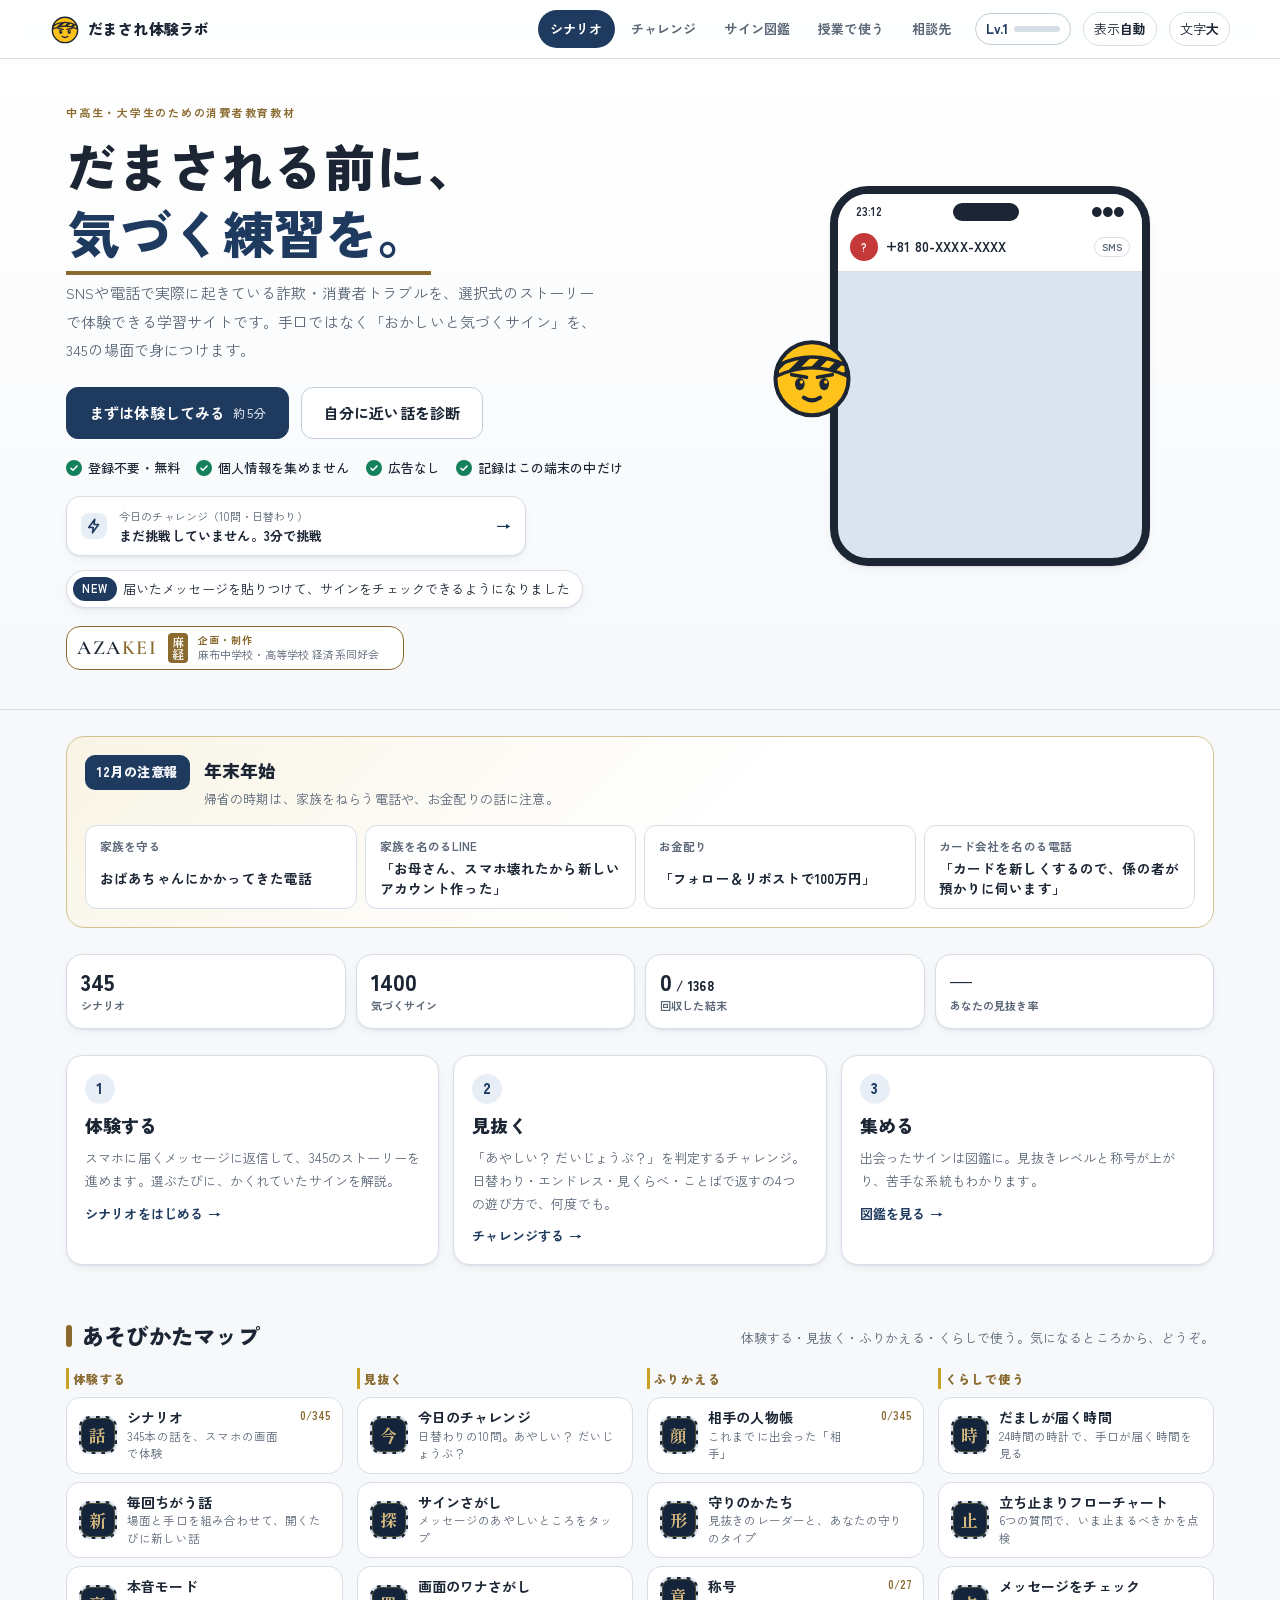
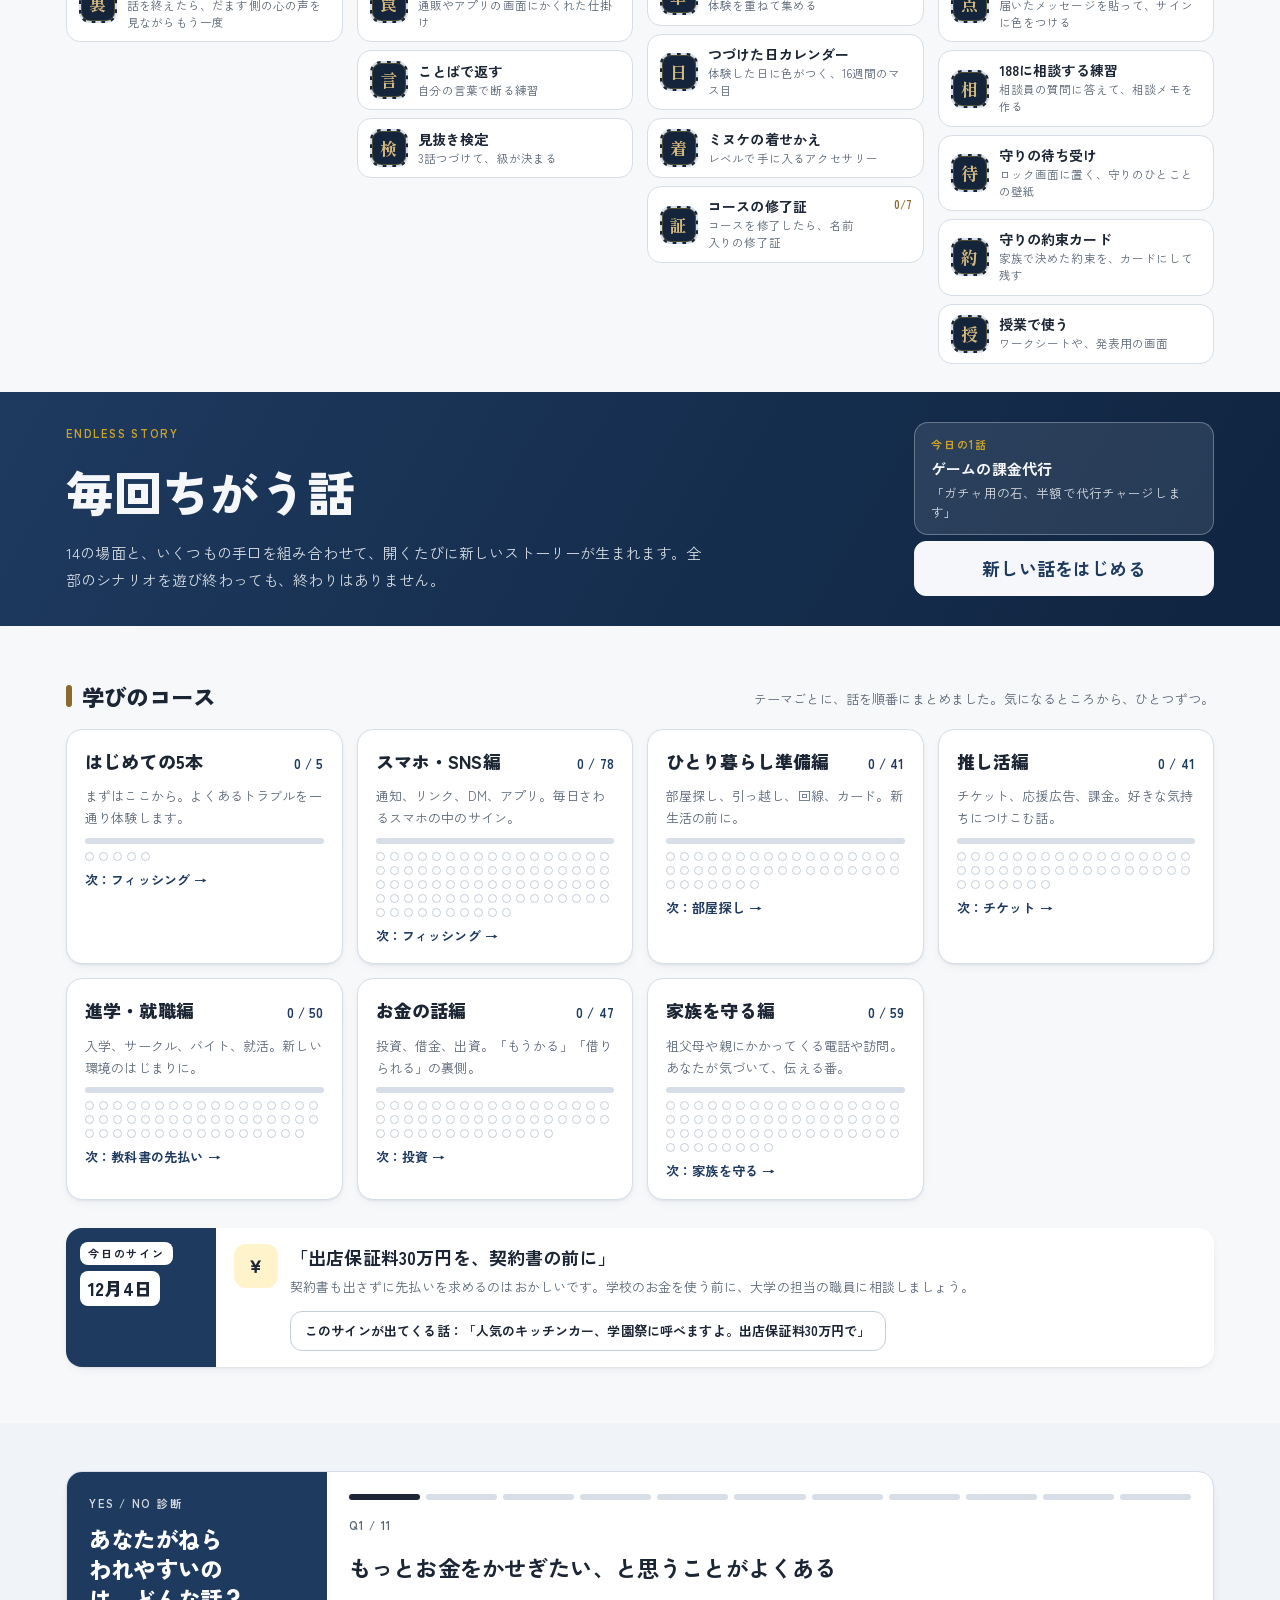
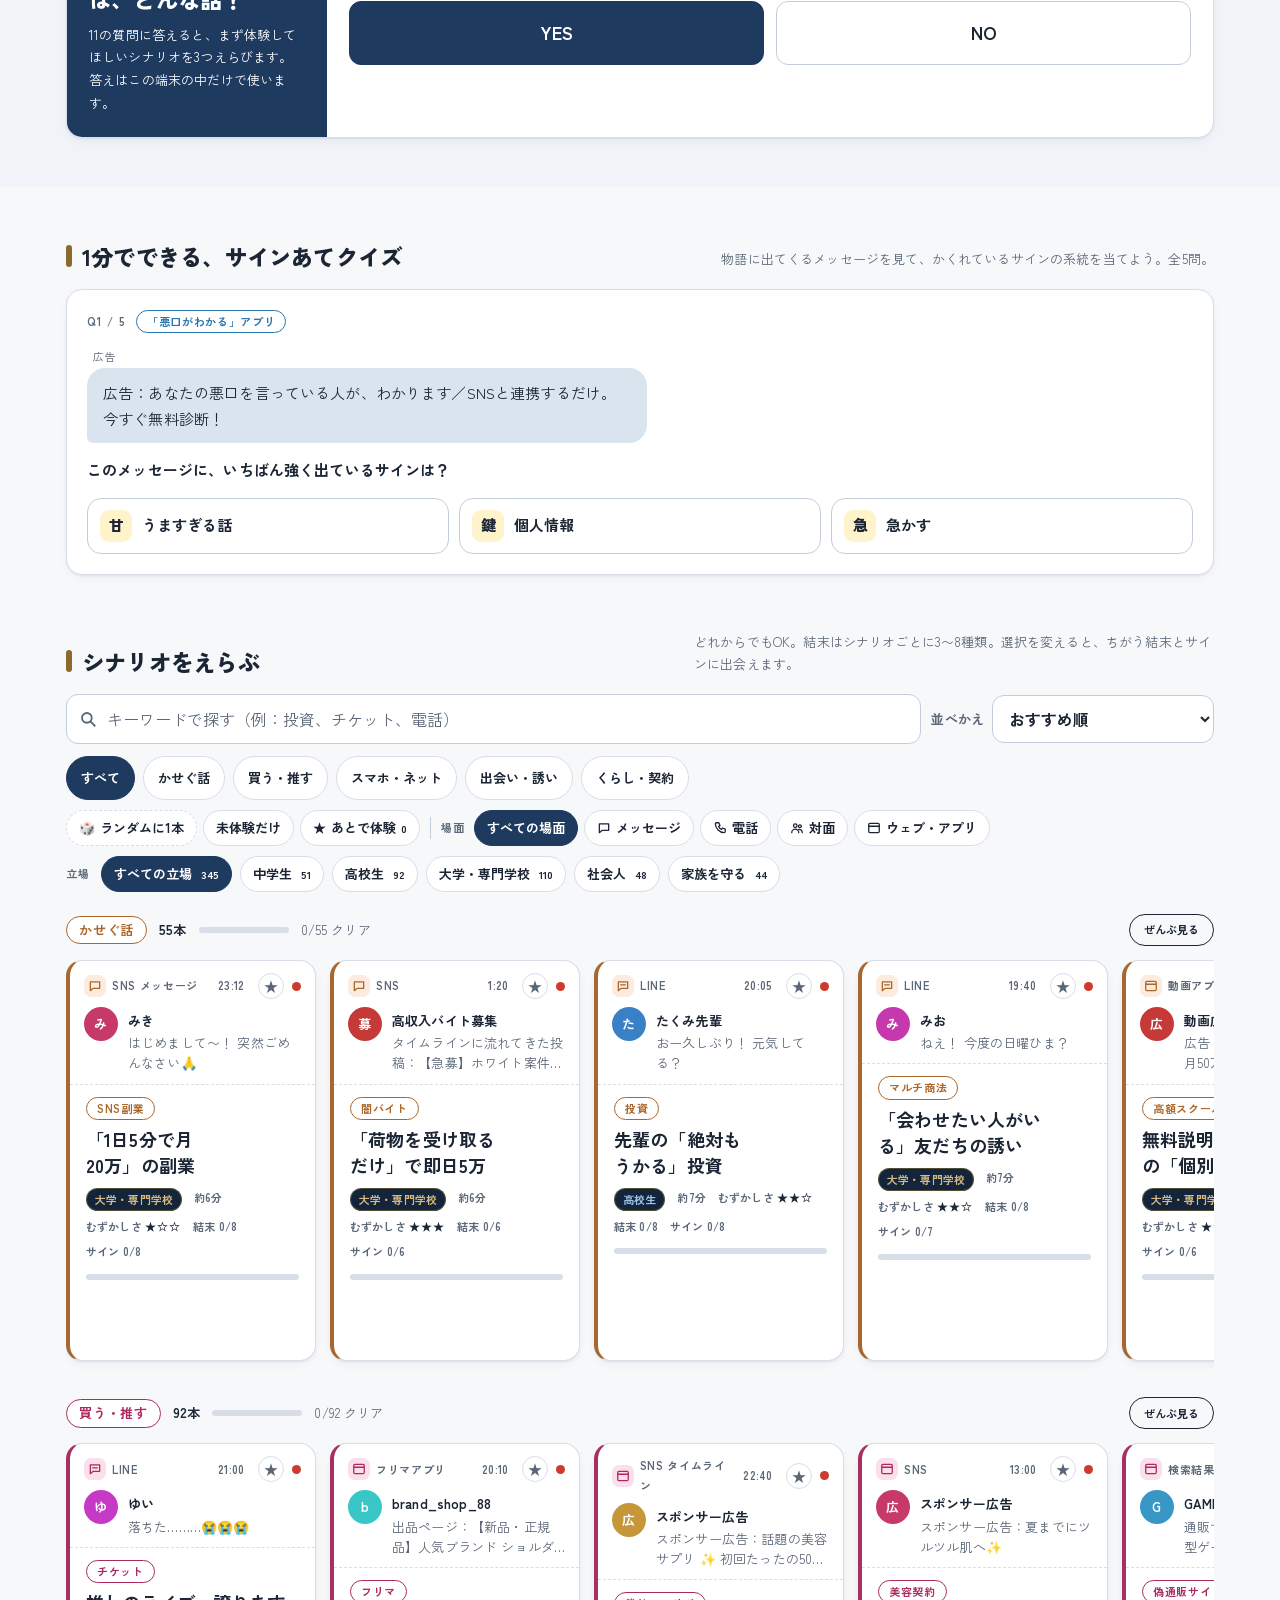
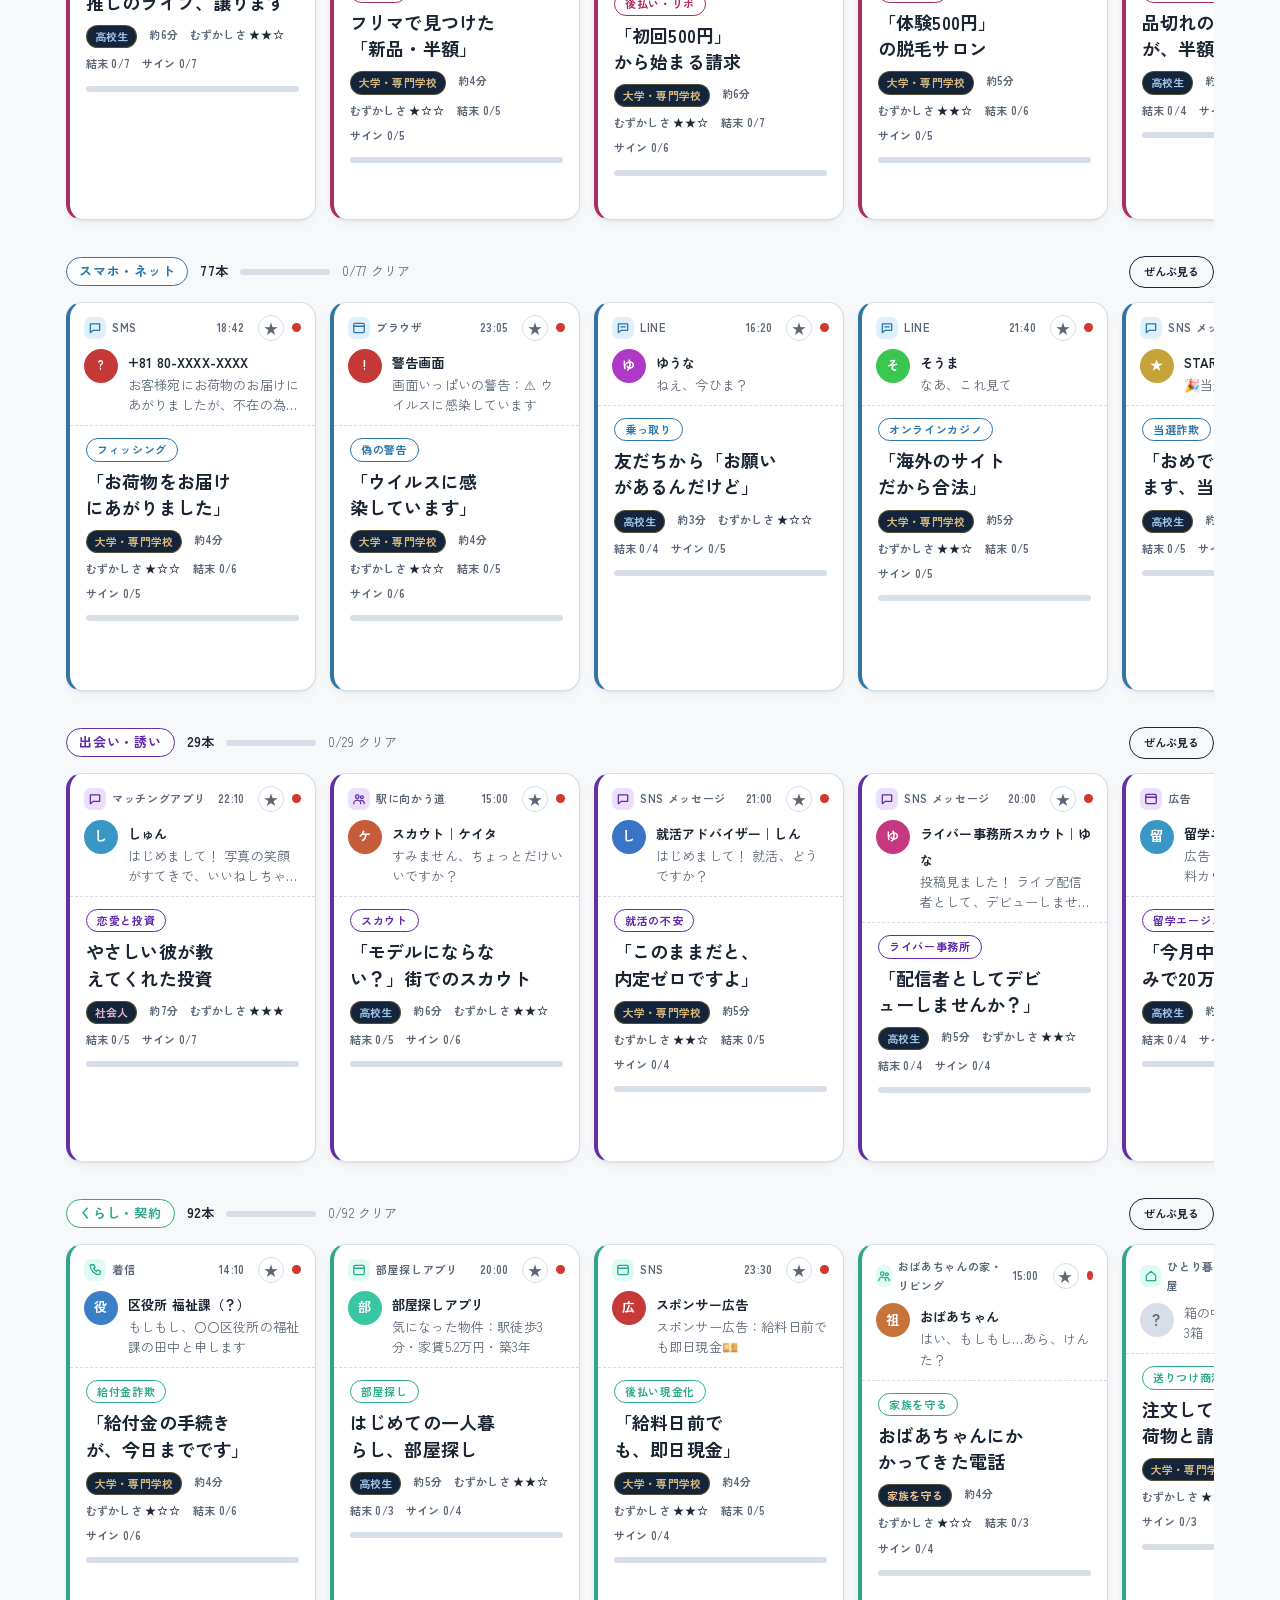
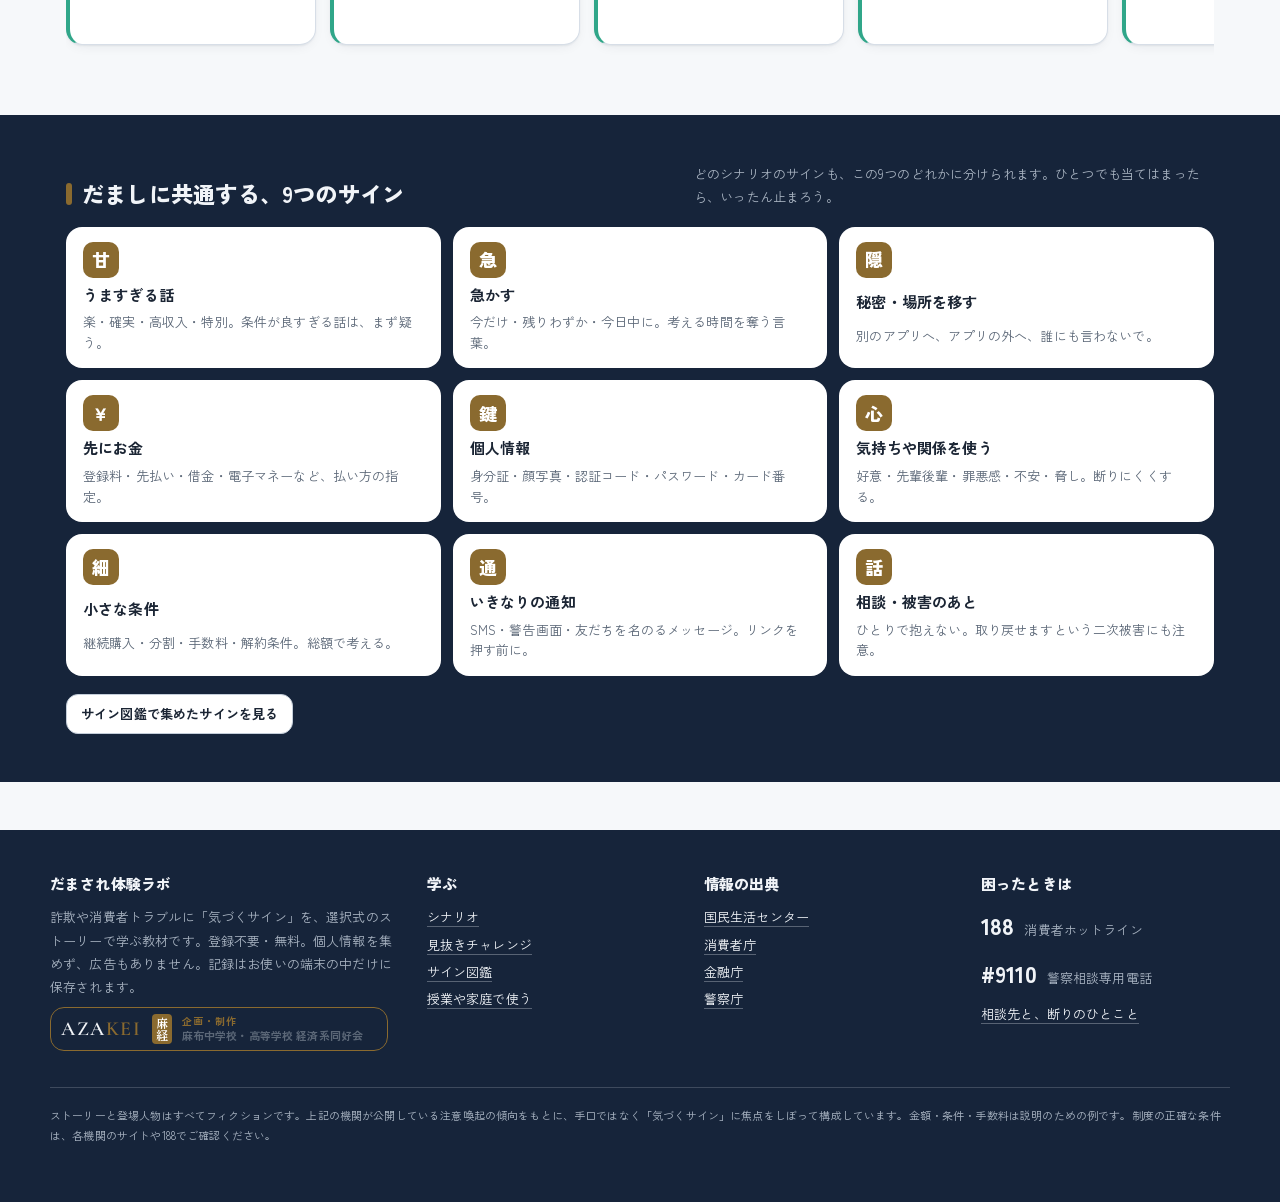
<file: index.html>
<!doctype html>
<html lang="ja">
<head>
<meta charset="utf-8">
<meta name="viewport" content="width=device-width, initial-scale=1, viewport-fit=cover">
<meta name="description" content="SNSや電話で実際に起きている詐欺・消費者トラブルを、345本の選択式ストーリーと見抜きチャレンジで体験できる学習サイト。登録不要・無料・個人情報を集めません。AZAKEI（麻経）制作。">
<meta name="theme-color" content="#F6F8FA" media="(prefers-color-scheme: light)">
<meta name="theme-color" content="#0D131A" media="(prefers-color-scheme: dark)">
<meta property="og:type" content="website">
<meta property="og:site_name" content="だまされ体験ラボ">
<meta property="og:title" content="だまされ体験ラボ｜だまされる前に、気づく練習を。">
<meta property="og:description" content="SNSや電話で実際に起きている詐欺・消費者トラブルを、345本の選択式ストーリーと見抜きチャレンジで体験できる学習サイト。登録不要・無料・個人情報を集めません。AZAKEI（麻経）制作。">
<meta property="og:url" content="https://azakeiten.github.io/damasare-lab/">
<meta property="og:image" content="https://azakeiten.github.io/damasare-lab/og.png">
<meta property="og:image:width" content="1200">
<meta property="og:image:height" content="630">
<meta name="twitter:card" content="summary_large_image">
<link rel="canonical" href="https://azakeiten.github.io/damasare-lab/">
<link rel="icon" href="data:image/svg+xml,%3Csvg xmlns='http://www.w3.org/2000/svg' viewBox='0 0 64 64'%3E%3Ccircle cx='32' cy='32' r='28' fill='%23FFC21A' stroke='%231B2534' stroke-width='4'/%3E%3Cellipse cx='23' cy='36' rx='4' ry='5' fill='%231B2534'/%3E%3Cellipse cx='41' cy='36' rx='4' ry='5' fill='%231B2534'/%3E%3C/svg%3E">
<style>html{color-scheme:light dark}:root{padding-top:env(safe-area-inset-top,0px);padding-bottom:env(safe-area-inset-bottom,0px)}body{margin:0}img{max-width:100%}[hidden]{display:none!important}</style>
<title>だまされ体験ラボ</title>
<link rel="preconnect" href="https://fonts.googleapis.com">
<link rel="preconnect" href="https://fonts.gstatic.com" crossorigin>
<link rel="stylesheet" href="https://fonts.googleapis.com/css2?family=Cormorant+Garamond:wght@600&family=Dela+Gothic+One&family=Shippori+Mincho:wght@800&family=Zen+Kaku+Gothic+New:wght@400;500;700;900&display=swap">
<link rel="stylesheet" href="app.css?v=202610261658">

<svg width="0" height="0" style="position:absolute" aria-hidden="true">
  <defs>
    <pattern id="tapePat" width="10" height="10" patternUnits="userSpaceOnUse" patternTransform="rotate(45)">
      <rect width="10" height="10" fill="var(--accent)"></rect><rect width="5" height="10" fill="var(--ink)"></rect>
    </pattern>
  </defs>
  <symbol id="minuke" viewBox="0 0 64 64">
    <circle cx="32" cy="34" r="27" fill="var(--accent)" stroke="var(--ink)" stroke-width="3"></circle>
    <path d="M7 24 Q32 12 57 24 L58 32 Q32 20 6 32 Z" fill="url(#tapePat)" stroke="var(--ink)" stroke-width="2.5" stroke-linejoin="round"></path>
    <ellipse cx="23" cy="38" rx="3.6" ry="4.6" fill="var(--ink)"></ellipse>
    <ellipse cx="41" cy="38" rx="3.6" ry="4.6" fill="var(--ink)"></ellipse>
    <circle cx="24.2" cy="36.4" r="1.3" fill="var(--accent)"></circle>
    <circle cx="42.2" cy="36.4" r="1.3" fill="var(--accent)"></circle>
    <path d="M26 48 Q32 52 38 48" fill="none" stroke="var(--ink)" stroke-width="3" stroke-linecap="round"></path>
    <path d="M17 31 L28 33 M47 31 L36 33" stroke="var(--ink)" stroke-width="2.6" stroke-linecap="round"></path>
  </symbol>
</svg>

<header class="appbar">
  <div class="appbar-in">
    <a class="logo" href="#home" id="logoLink"><svg class="mascot sm" aria-hidden="true"><use href="#minuke"></use></svg><span>だまされ体験ラボ</span></a>
    <nav class="tabs" aria-label="メニュー">
      <a href="#home" data-nav="home" id="nav-home">シナリオ</a>
      <a href="#challenge" data-nav="challenge" id="nav-challenge">チャレンジ</a>
      <a href="#zukan" data-nav="zukan" id="nav-zukan"><span class="lg">サイン</span>図鑑</a>
      <a href="#teach" data-nav="teach" id="nav-teach">授業<span class="lg">で使う</span></a>
      <a href="#help" data-nav="help" id="nav-help">相談先</a>
    </nav>
    <a class="lvpill" href="#challenge" id="lvPill" aria-label="見抜きレベル"></a>
    <button class="fs" type="button" id="themeBtn" title="画面の明るさ">表示<b id="themeLab">自動</b></button>
    <button class="fs" type="button" id="fsBtn" aria-pressed="false" title="文字の大きさ">文字<b>大</b></button>
  </div>
</header>

<main id="app">
  <section class="view" id="v-home" aria-label="ホーム"></section>
  <section class="view" id="v-play" aria-label="ストーリー" hidden>
    <div class="playbar bleed b-genre">
      <a class="back" href="#home" id="playBack" aria-label="シナリオ一覧にもどる">←<span class="back-tx"> シナリオ一覧</span></a>
      <div class="pt"><span class="gtag" id="playTag"></span><b id="playTitle"></b></div>
      <div class="meter" id="meter" aria-label="いまのあぶなさ"></div>
      <div class="pdots" id="playDots" aria-label="見つけたサイン"></div>
      <div class="guard" id="guard" aria-label="守れているもの"></div>
    </div>
    <div class="playgrid">
      <div class="phone-col">
        <div class="phone">
          <div class="screen" id="screen" data-scene="dm">
            <div class="status"><span id="clock">23:12</span><span class="island"></span><span class="icons"><i></i><i></i><i></i><span class="batt"><b></b></span></span></div>
            <div class="head" id="head"></div>
            <div class="guard guard-in" id="guard2" aria-label="守れているもの"></div>
            <div class="log" id="log" aria-live="polite"></div>
            <div class="composer" id="composer"></div>
            <div class="overlay" id="overlay" hidden><div class="stop" id="stop" role="dialog" aria-modal="true" aria-labelledby="stopTitle"></div></div>
          </div>
        </div>
      </div>
      <aside class="pside" aria-label="このシナリオの記録">
        <div class="card-plain">
          <div class="side-h"><h2>会話のテンポ</h2></div>
          <div class="seg" role="group" aria-label="会話のテンポ">
            <button type="button" id="tempo-normal" data-t="normal">ふつう</button>
            <button type="button" id="tempo-fast" data-t="fast">はやい</button>
            <button type="button" id="tempo-instant" data-t="instant">一瞬</button>
          </div>
          <div class="side-h" style="margin-top:14px"><h2>効果音</h2></div>
          <button class="soundbtn" type="button" id="soundBtn" aria-pressed="false">効果音：オフ</button>
          <button class="soundbtn" type="button" id="easyBtn" aria-pressed="false">やさしい表示：オフ</button>
          <button class="soundbtn" type="button" id="voiceBtn" aria-pressed="false">読み上げ：オフ</button>
        </div>
        <div>
          <div class="side-h"><h2>このシナリオのサイン</h2><span id="zcount"></span></div>
          <ul class="signs" id="signs"></ul>
        </div>
        <div>
          <div class="side-h"><h2>ストーリーマップ</h2><span>分かれ道の全体図</span></div>
          <div class="card-plain mapbox" id="mapBox"></div>
        </div>
        <div>
          <div class="side-h"><h2>エンディング</h2><span id="ecount"></span></div>
          <div class="ends" id="ends"></div>
        </div>
      </aside>
    </div>
  </section>
  <section class="view" id="v-challenge" aria-label="見抜きチャレンジ" hidden></section>
  <section class="view" id="v-zukan" aria-label="サイン図鑑" hidden></section>
  <section class="view" id="v-teach" aria-label="授業で使う" hidden></section>
  <section class="view" id="v-help" aria-label="相談先" hidden></section>
</main>

<nav class="botnav" aria-label="メニュー（スマホ）">
  <a href="#home" data-nav="home" id="bn-home"><svg viewBox="0 0 24 24" aria-hidden="true"><path d="M4 5h16v11H9l-5 4z"/></svg><span>シナリオ</span></a>
  <a href="#challenge" data-nav="challenge" id="bn-challenge"><svg viewBox="0 0 24 24" aria-hidden="true"><path d="M13 3L5 14h6l-1 7 8-11h-6z"/></svg><span>チャレンジ</span></a>
  <a href="#zukan" data-nav="zukan" id="bn-zukan"><svg viewBox="0 0 24 24" aria-hidden="true"><path d="M5 4h11a3 3 0 0 1 3 3v13H8a3 3 0 0 1-3-3z"/><path d="M5 17a3 3 0 0 1 3-3h11"/></svg><span>図鑑</span></a>
  <a href="#teach" data-nav="teach" id="bn-teach"><svg viewBox="0 0 24 24" aria-hidden="true"><path d="M3 9l9-5 9 5-9 5z"/><path d="M7 11.5V16c0 1.5 2.5 3 5 3s5-1.5 5-3v-4.5"/></svg><span>授業</span></a>
  <a href="#help" data-nav="help" id="bn-help"><svg viewBox="0 0 24 24" aria-hidden="true"><path d="M6 3h4l2 5-2.5 1.5a11 11 0 0 0 5 5L16 12l5 2v4a2 2 0 0 1-2 2A16 16 0 0 1 4 5a2 2 0 0 1 2-2z"/></svg><span>相談先</span></a>
</nav>

<div class="modal" id="result" hidden>
  <div class="sheet" role="dialog" aria-modal="true" aria-labelledby="resTitle" id="resultSheet"></div>
</div>

<footer class="foot">
  <div class="foot-grid">
    <div class="foot-col">
      <b class="foot-h">だまされ体験ラボ</b>
      <p>詐欺や消費者トラブルに「気づくサイン」を、選択式のストーリーで学ぶ教材です。登録不要・無料。個人情報を集めず、広告もありません。記録はお使いの端末の中だけに保存されます。</p>
      <p class="foot-org" id="footOrg" hidden></p>
    </div>
    <div class="foot-col">
      <b class="foot-h">学ぶ</b>
      <ul class="foot-links"><li><a href="#home">シナリオ</a></li><li><a href="#challenge">見抜きチャレンジ</a></li><li><a href="#zukan">サイン図鑑</a></li><li><a href="#teach">授業や家庭で使う</a></li></ul>
    </div>
    <div class="foot-col">
      <b class="foot-h">情報の出典</b>
      <ul class="foot-links">
        <li><a href="https://www.kokusen.go.jp/" target="_blank" rel="noopener">国民生活センター</a></li>
        <li><a href="https://www.caa.go.jp/" target="_blank" rel="noopener">消費者庁</a></li>
        <li><a href="https://www.fsa.go.jp/" target="_blank" rel="noopener">金融庁</a></li>
        <li><a href="https://www.npa.go.jp/" target="_blank" rel="noopener">警察庁</a></li>
      </ul>
    </div>
    <div class="foot-col">
      <b class="foot-h">困ったときは</b>
      <p class="foot-help"><b>188</b>消費者ホットライン</p>
      <p class="foot-help"><b>#9110</b>警察相談専用電話</p>
      <p><a href="#help">相談先と、断りのひとこと</a></p>
    </div>
  </div>
  <p class="foot-note">ストーリーと登場人物はすべてフィクションです。上記の機関が公開している注意喚起の傾向をもとに、手口ではなく「気づくサイン」に焦点をしぼって構成しています。金額・条件・手数料は説明のための例です。制度の正確な条件は、各機関のサイトや188でご確認ください。</p>
</footer>

<script defer src="data/kasegu.js?v=202610261658"></script>
<script defer src="data/kau.js?v=202610261658"></script>
<script defer src="data/net.js?v=202610261658"></script>
<script defer src="data/deai.js?v=202610261658"></script>
<script defer src="data/more.js?v=202610261658"></script>
<script defer src="data/more2.js?v=202610261658"></script>
<script defer src="data/more3.js?v=202610261658"></script>
<script defer src="data/more4.js?v=202610261658"></script>
<script defer src="data/more5.js?v=202610261658"></script>
<script defer src="data/more6.js?v=202610261658"></script>
<script defer src="data/more7.js?v=202610261658"></script>
<script defer src="data/more8.js?v=202610261658"></script>
<script defer src="data/more9.js?v=202610261658"></script>
<script defer src="data/more10.js?v=202610261658"></script>
<script defer src="data/more11.js?v=202610261658"></script>
<script defer src="data/more12.js?v=202610261658"></script>
<script defer src="data/more13.js?v=202610261658"></script>
<script defer src="data/more14.js?v=202610261658"></script>
<script defer src="data/more15.js?v=202610261658"></script>
<script defer src="data/more16.js?v=202610261658"></script>
<script defer src="data/more17.js?v=202610261658"></script>
<script defer src="data/more18.js?v=202610261658"></script>
<script defer src="data/more19.js?v=202610261658"></script>
<script defer src="data/more20.js?v=202610261658"></script>
<script defer src="data/more21.js?v=202610261658"></script>
<script defer src="data/more22.js?v=202610261658"></script>
<script defer src="data/more23.js?v=202610261658"></script>
<script defer src="data/more24.js?v=202610261658"></script>
<script defer src="data/more25.js?v=202610261658"></script>
<script defer src="data/more26.js?v=202610261658"></script>
<script defer src="data/more27.js?v=202610261658"></script>
<script defer src="data/more28.js?v=202610261658"></script>
<script defer src="data/more29.js?v=202610261658"></script>
<script defer src="data/more30.js?v=202610261658"></script>
<script defer src="data/more31.js?v=202610261658"></script>
<script defer src="data/more32.js?v=202610261658"></script>
<script defer src="data/more33.js?v=202610261658"></script>
<script defer src="data/more34.js?v=202610261658"></script>
<script defer src="data/more35.js?v=202610261658"></script>
<script defer src="data/more36.js?v=202610261658"></script>
<script defer src="data/more37.js?v=202610261658"></script>
<script defer src="data/more38.js?v=202610261658"></script>
<script defer src="data/more39.js?v=202610261658"></script>
<script defer src="data/more40.js?v=202610261658"></script>
<script defer src="data/more41.js?v=202610261658"></script>
<script defer src="data/more42.js?v=202610261658"></script>
<script defer src="data/more43.js?v=202610261658"></script>
<script defer src="data/more44.js?v=202610261658"></script>
<script defer src="data/more45.js?v=202610261658"></script>
<script defer src="data/more46.js?v=202610261658"></script>
<script defer src="data/more47.js?v=202610261658"></script>
<script defer src="data/more48.js?v=202610261658"></script>
<script defer src="data/more49.js?v=202610261658"></script>
<script defer src="data/more50.js?v=202610261658"></script>
<script defer src="data/more51.js?v=202610261658"></script>
<script defer src="data/more52.js?v=202610261658"></script>
<script defer src="data/more53.js?v=202610261658"></script>
<script defer src="data/more54.js?v=202610261658"></script>
<script defer src="data/more55.js?v=202610261658"></script>
<script defer src="data/more56.js?v=202610261658"></script>
<script defer src="data/more57.js?v=202610261658"></script>
<script defer src="data/more58.js?v=202610261658"></script>
<script defer src="data/more59.js?v=202610261658"></script>
<script defer src="data/more60.js?v=202610261658"></script>
<script defer src="data/more61.js?v=202610261658"></script>
<script defer src="data/more62.js?v=202610261658"></script>
<script defer src="data/more63.js?v=202610261658"></script>
<script defer src="data/more64.js?v=202610261658"></script>
<script defer src="data/more65.js?v=202610261658"></script>
<script defer src="data/more66.js?v=202610261658"></script>
<script defer src="data/gen.js?v=202610261658"></script>
<script defer src="data/words.js?v=202610261658"></script>
<script defer src="data/debrief.js?v=202610261658"></script>
<script defer src="data/challenge.js?v=202610261658"></script>
<script defer src="data/challenge2.js?v=202610261658"></script>
<script defer src="data/spot.js?v=202610261658"></script>
<script defer src="app.js?v=202610261658"></script>

</html>
</file>
<file: app.css>
/* Layout: 上部アプリバー → ホーム（ヒーロー／診断／シナリオ棚／8つのサイン）・プレイ（スマホ＋記録パネル）・図鑑・相談先を切り替える1ページアプリ。
   触りやすさ優先：丸ゴシック、大きなタップ領域、押せるものは「ずらし影」で押せる見た目に統一。警告テープ柄は要所だけ。 */
:root {
  --bg: #F1F4F8;
  --surface: #FFFFFF;
  --surface-2: #F7F9FB;
  --ink: #1B2534;
  --muted: #5B6777;
  --line: #D7DEE7;
  --frame: #1B2534;
  --gold: #8A6A2F;
  --qr-bg: #FFFFFF;
  --qr-ink: #000000;
  --dot: #D3DBE5;
  --band-hero: #FFF2C6;
  --band-hero-2: #FFE38F;
  --band-sun: #FFF8E1;
  --band-ink: #1B2534;
  --on-band-ink: #F1F4F8;
  --on-band-muted: #A9B4C2;
  --accent: #FFC21A;
  --accent-soft: #FFF3CC;
  --on-accent: #1B2534;
  --danger: #CE3A2E;
  --danger-soft: #FCE6E2;
  --safe: #14805D;
  --safe-soft: #DDF2E9;
  --bubble-them: #FFFFFF;
  --bubble-me: #1B2534;
  --on-me: #FFFFFF;
  --av-s: 55%;
  --av-l: 50%;
  --g-s: 80%;
  --g-l: 93%;
  --g-ls: 42%;
  --on-av: #FFFFFF;
  --scrim: rgba(20, 28, 40, .55);
  --chat-dm: #F3F5F8;
  --chat-talk: #D9E4EE;
  --chat-live: #F2EADF;
  --chat-call: #E6E3F2;
  --chat-web: #F8F8F5;
  --chat-home: #ECEEE9;
  --font-display: "Dela Gothic One", "Hiragino Sans", "Yu Gothic", sans-serif;
  --font-body: "Zen Maru Gothic", "Hiragino Maru Gothic ProN", "Hiragino Sans", "Yu Gothic", "Meiryo", sans-serif;
  --step--2: 0.6875rem;
  --step--1: 0.8125rem;
  --step-0: 0.9375rem;
  --step-1: 1.125rem;
  --step-2: 1.4rem;
  --step-3: clamp(1.9rem, 5.4vw, 3rem);
  --r: 20px;
  --press: 3px 3px 0 var(--ink);
}
@media (prefers-color-scheme: dark) {
  :root:not([data-theme="light"]) {
    --bg: #0D131A; --gold: #D6B97F; --dot: #1C2631; --band-hero: #231D0C; --band-hero-2: #3A2F10; --band-sun: #17140B; --band-ink: #05080C; --on-band-ink: #E6ECF2; --on-band-muted: #8E9AA8; --surface: #17212C; --surface-2: #121B24; --ink: #E6ECF2; --muted: #96A3B1; --line: #2B3744; --frame: #000000;
    --accent: #FFC93A; --accent-soft: #2E2610; --on-accent: #141B24; --danger: #F2725F; --danger-soft: #361B17; --safe: #4CC596; --safe-soft: #10291F;
    --bubble-them: #243241; --bubble-me: #E6ECF2; --on-me: #0D131A; --av-s: 45%; --av-l: 42%; --g-s: 35%; --g-l: 18%; --g-ls: 70%;
    --on-av: #FFFFFF; --scrim: rgba(0,0,0,.62);
    --chat-dm: #111920; --chat-talk: #14212C; --chat-live: #1E1913; --chat-call: #1A1827; --chat-web: #131B23; --chat-home: #161A1C;
    color-scheme: dark;
  }
}
:root[data-theme="dark"] {
  --bg: #0D131A; --gold: #D6B97F; --dot: #1C2631; --band-hero: #231D0C; --band-hero-2: #3A2F10; --band-sun: #17140B; --band-ink: #05080C; --on-band-ink: #E6ECF2; --on-band-muted: #8E9AA8; --surface: #17212C; --surface-2: #121B24; --ink: #E6ECF2; --muted: #96A3B1; --line: #2B3744; --frame: #000000;
  --accent: #FFC93A; --accent-soft: #2E2610; --on-accent: #141B24; --danger: #F2725F; --danger-soft: #361B17; --safe: #4CC596; --safe-soft: #10291F;
  --bubble-them: #243241; --bubble-me: #E6ECF2; --on-me: #0D131A; --av-s: 45%; --av-l: 42%; --g-s: 35%; --g-l: 18%; --g-ls: 70%;
  --on-av: #FFFFFF; --scrim: rgba(0,0,0,.62);
  --chat-dm: #111920; --chat-talk: #14212C; --chat-live: #1E1913; --chat-call: #1A1827; --chat-web: #131B23; --chat-home: #161A1C;
  color-scheme: dark;
}
html[data-fs="l"] { font-size: 112.5%; }
* { box-sizing: border-box; }
[hidden] { display: none !important; }
body { background: var(--bg); color: var(--ink); font-family: var(--font-body); font-size: var(--step-0); line-height: 1.75; margin: 0; }
h1, h2, h3 { text-wrap: balance; margin: 0; }
p { margin: 0; }
button { font: inherit; color: inherit; }
a { color: inherit; }
button:focus-visible, a:focus-visible, [tabindex]:focus-visible { outline: 3px solid var(--accent); outline-offset: 2px; border-radius: 8px; }
.mascot { width: 64px; height: 64px; flex: 0 0 auto; }
.mascot.sm { width: 30px; height: 30px; }
.mascot.md { width: 44px; height: 44px; }

/* ---------- app bar ---------- */
.appbar { position: sticky; top: env(safe-area-inset-top, 0px); z-index: 20; background: color-mix(in srgb, var(--bg) 88%, transparent);
  backdrop-filter: blur(10px); border-bottom: 1px solid var(--line); padding-inline: 16px; }
.appbar-in { max-width: 1180px; margin: 0 auto; display: flex; align-items: center; gap: 12px; min-height: 58px; }
.logo { display: flex; align-items: center; gap: 8px; text-decoration: none; font-family: var(--font-display); font-size: var(--step-0); white-space: nowrap; }
.tabs { display: flex; gap: 4px; margin-left: auto; overflow-x: auto; }
.tabs a { text-decoration: none; font-weight: 700; font-size: var(--step--1); padding: 8px 12px; border-radius: 999px; white-space: nowrap; color: var(--muted); }
.tabs a[aria-current="page"] { background: var(--ink); color: var(--surface); }
.fs { border: 1.5px solid var(--line); background: var(--surface); border-radius: 999px; padding: 5px 10px; font-size: var(--step--1); cursor: pointer; white-space: nowrap; }
.fs[aria-pressed="true"] { border-color: var(--ink); background: var(--accent); color: var(--on-accent); }
@media (max-width: 640px) {
  .logo span { display: none; }
  .tabs { margin-left: 0; flex: 1; }
  .tabs a { padding: 8px 10px; }
}

.view { max-width: 1180px; margin: 0 auto; padding-inline: 16px; padding-block: 0 48px; }
.sec { margin-top: 56px; }
.sec-h { display: flex; flex-wrap: wrap; align-items: end; justify-content: space-between; gap: 8px 16px; margin-bottom: 18px; }
.sec-h h2 { font-family: var(--font-display); font-weight: 400; font-size: var(--step-2); line-height: 1.3; }
.sec-h p { color: var(--muted); font-size: var(--step--1); max-width: 40em; }
.eyebrow { font-size: var(--step--2); font-weight: 700; letter-spacing: .16em; color: var(--muted); }

/* buttons */
.btn { display: inline-flex; align-items: center; justify-content: center; gap: 8px; min-height: 52px; padding: 10px 22px; border-radius: 16px;
  border: 2px solid var(--ink); background: var(--surface); font-weight: 700; cursor: pointer; text-decoration: none; line-height: 1.4;
  box-shadow: var(--press); transition: transform .12s, box-shadow .12s; text-align: center; }
.btn:hover { transform: translate(-1px, -1px); box-shadow: 4px 4px 0 var(--ink); }
.btn:active { transform: translate(2px, 2px); box-shadow: 1px 1px 0 var(--ink); }
.btn.primary { background: var(--accent); color: var(--on-accent); }
.btn.dark { background: var(--ink); color: var(--surface); }
.btn.small { min-height: 40px; padding: 6px 14px; font-size: var(--step--1); border-radius: 12px; }
.btn small { font-weight: 500; opacity: .8; }

/* ---------- home: hero ---------- */
.hero { display: grid; grid-template-columns: minmax(0, 1.2fr) minmax(0, .8fr); gap: 28px; align-items: center; padding-block: 40px 8px; }
@media (max-width: 760px) { .hero { grid-template-columns: minmax(0, 1fr); padding-top: 28px; } }
.hero h1 { font-family: var(--font-display); font-weight: 400; font-size: var(--step-3); line-height: 1.22; margin: 10px 0 14px; }
.hero h1 em { font-style: normal; background: linear-gradient(transparent 60%, var(--accent) 60%); padding-inline: 2px; }
.hero .lead { color: var(--muted); max-width: 34em; }
.hero .ctas { display: flex; flex-wrap: wrap; gap: 12px; margin-top: 22px; }
.hero-art { position: relative; display: grid; justify-items: center; gap: 14px; }
.hero-art .mascot { width: min(190px, 46vw); height: min(190px, 46vw); }
@media (max-width: 760px) {
  .hero-art { grid-template-columns: auto minmax(0, 1fr); align-items: center; justify-items: start; order: -1; }
  .hero-art .mascot { width: 88px; height: 88px; grid-row: 1; grid-column: 1; }
  .hero-art .say-bubble { grid-column: 2; grid-row: 1; }
  .hero-art .say-bubble::after { left: -9px; top: 50%; bottom: auto; transform: translateY(-50%) rotate(135deg); }
}
.say-bubble { position: relative; background: var(--surface); border: 2px solid var(--ink); border-radius: 18px; padding: 12px 16px; font-weight: 700;
  max-width: 300px; font-size: var(--step--1); line-height: 1.6; }
.say-bubble::after { content: ""; position: absolute; left: 50%; bottom: -10px; width: 16px; height: 16px; background: var(--surface);
  border-right: 2px solid var(--ink); border-bottom: 2px solid var(--ink); transform: translateX(-50%) rotate(45deg); }
.stats { display: grid; grid-template-columns: repeat(4, minmax(0, 1fr)); gap: 10px; margin-top: 30px; }
@media (max-width: 640px) { .stats { grid-template-columns: repeat(2, minmax(0, 1fr)); } }
.stat { background: var(--surface); border-radius: 16px; padding: 12px 14px; display: grid; gap: 0; }
.stat b { font-family: var(--font-display); font-weight: 400; font-size: var(--step-2); line-height: 1.3; font-variant-numeric: tabular-nums; }
.stat span { font-size: var(--step--2); color: var(--muted); font-weight: 700; }
.tape-rule { height: 10px; border-radius: 6px; background: repeating-linear-gradient(-45deg, var(--accent) 0 12px, var(--ink) 12px 24px); }

/* continue strip */
.cont:not(.row) { display: flex; flex-wrap: wrap; align-items: center; gap: 12px 18px; background: var(--surface); border-radius: var(--r); padding: 16px 18px; margin-top: 28px; border: 2px solid var(--ink); }
.cont .t { flex: 1 1 260px; min-width: 0; display: grid; }
.cont .t b { font-size: var(--step-1); }
.cont .t span { font-size: var(--step--1); color: var(--muted); }

/* quiz */
.quiz { background: var(--surface); border-radius: var(--r); overflow: hidden; display: grid; grid-template-columns: minmax(0, 260px) minmax(0, 1fr); }
@media (max-width: 760px) { .quiz { grid-template-columns: minmax(0, 1fr); } }
.quiz-side { background: var(--accent); color: var(--on-accent); padding: 22px; display: grid; align-content: start; gap: 10px; }
.quiz-side h3 { font-family: var(--font-display); font-weight: 400; font-size: var(--step-2); line-height: 1.35; }
.quiz-side p { font-size: var(--step--1); }
.quiz-main { padding: 22px; display: grid; gap: 16px; align-content: start; min-height: 260px; }
.qprog { display: flex; gap: 6px; }
.qprog i { flex: 1; height: 6px; border-radius: 6px; background: var(--line); }
.qprog i.on { background: var(--ink); }
.qnum { font-size: var(--step--2); font-weight: 700; letter-spacing: .12em; color: var(--muted); }
.qtext { font-size: var(--step-2); font-weight: 700; line-height: 1.5; }
.yn { display: grid; grid-template-columns: 1fr 1fr; gap: 12px; }
.yn .btn { min-height: 64px; font-size: var(--step-1); }
.qback { justify-self: start; background: none; border: 0; color: var(--muted); font-size: var(--step--1); cursor: pointer; text-decoration: underline; }
.qres { display: grid; gap: 14px; }
.qres .type { display: flex; align-items: center; gap: 12px; }
.qres .type b { font-family: var(--font-display); font-weight: 400; font-size: var(--step-2); line-height: 1.3; }
.qres .recs { display: grid; grid-template-columns: repeat(auto-fit, minmax(200px, 1fr)); gap: 10px; }
.rec { text-decoration: none; border: 2px solid var(--ink); border-radius: 16px; padding: 12px 14px; display: grid; gap: 4px; background: var(--surface-2); box-shadow: var(--press); }
.rec:hover { transform: translate(-1px, -1px); }
.rec small { font-size: var(--step--2); font-weight: 700; color: var(--muted); }

/* library */
.filters { display: flex; gap: 8px; overflow-x: auto; padding-bottom: 4px; margin-bottom: 16px; }
.chipbtn { flex: 0 0 auto; border: 2px solid var(--line); background: var(--surface); border-radius: 999px; padding: 6px 14px; font-weight: 700;
  font-size: var(--step--1); cursor: pointer; min-height: 40px; }
.chipbtn[aria-pressed="true"] { border-color: var(--ink); background: var(--ink); color: var(--surface); }
.lib { display: grid; grid-template-columns: repeat(auto-fill, minmax(250px, 1fr)); gap: 16px; }
.scard { position: relative; display: grid; grid-template-rows: auto 1fr; text-decoration: none; background: var(--surface); border-radius: var(--r);
  overflow: hidden; border: 2px solid transparent; transition: transform .14s, border-color .14s, box-shadow .14s; }
.scard:hover { transform: translateY(-3px); border-color: var(--ink); box-shadow: var(--press); }
.scard .band { background: hsl(var(--gh) var(--g-s) var(--g-l)); padding: 14px 16px 12px; display: flex; align-items: center; justify-content: space-between; gap: 8px; min-height: 76px; }
.scard .band .avs .av { width: 38px; height: 38px; font-size: 14px; }
.gtag { display: inline-block; font-size: var(--step--2); font-weight: 700; letter-spacing: .06em; border-radius: 999px; padding: 1px 10px;
  background: var(--surface); color: hsl(var(--gh, 210) 60% var(--g-ls)); border: 1.5px solid currentColor; white-space: nowrap; }
.scard .body { padding: 14px 16px 16px; display: grid; gap: 6px; align-content: start; }
.scard h3 { font-size: var(--step-1); line-height: 1.45; }
.scard .sub { font-size: var(--step--1); color: var(--muted); line-height: 1.6; }
.scard .meta { display: flex; flex-wrap: wrap; gap: 6px 12px; font-size: var(--step--2); color: var(--muted); font-weight: 700; margin-top: 4px; }
.lvl { letter-spacing: .1em; color: var(--ink); }
.pbar { height: 6px; border-radius: 6px; background: var(--line); overflow: hidden; margin-top: 6px; }
.pbar i { display: block; height: 100%; background: var(--safe); border-radius: 6px; }
.band-r { display: flex; align-items: center; gap: 8px; }
.badge { font-size: var(--step--2); font-weight: 700; background: var(--ink); color: var(--surface); border-radius: 999px; padding: 1px 10px; }
.badge.clear { background: var(--safe); }

/* 8 signs */
.cats { display: grid; grid-template-columns: repeat(auto-fill, minmax(230px, 1fr)); gap: 12px; }
.cat { background: var(--surface); border-radius: 16px; padding: 14px 16px; display: grid; gap: 4px; }
.cat .ic { font-family: var(--font-display); font-size: var(--step-1); width: 36px; height: 36px; border-radius: 10px; display: grid; place-items: center;
  background: var(--accent-soft); color: var(--ink); }
.cat b { font-size: var(--step-0); }
.cat span { font-size: var(--step--1); color: var(--muted); line-height: 1.6; }

/* ---------- play ---------- */
.playbar { display: flex; align-items: center; gap: 12px; padding-block: 14px; flex-wrap: wrap; }
.back { text-decoration: none; font-weight: 700; font-size: var(--step--1); border: 2px solid var(--line); border-radius: 999px; padding: 6px 14px; background: var(--surface); white-space: nowrap; }
.pt { flex: 1 1 200px; min-width: 0; display: flex; align-items: center; gap: 10px; }
.pt b { font-size: var(--step-1); white-space: nowrap; overflow: hidden; text-overflow: ellipsis; }
.pdots { display: flex; gap: 4px; }
.pdots i { width: 14px; height: 14px; border-radius: 4px; border: 2px solid var(--line); }
.pdots i.caught { background: var(--safe); border-color: var(--safe); }
.pdots i.missed { background: var(--danger); border-color: var(--danger); }
.playgrid { display: grid; grid-template-columns: minmax(0, 420px) minmax(0, 1fr); gap: 28px; align-items: start; }
@media (max-width: 860px) { .playgrid { grid-template-columns: minmax(0, 1fr); } .phone-col { justify-self: center; width: 100%; max-width: 460px; } }
.pside { display: grid; gap: 22px; }
.card-plain { background: var(--surface); border-radius: 16px; padding: 14px 16px; }
.side-h { display: flex; justify-content: space-between; align-items: baseline; gap: 8px; margin-bottom: 10px; }
.side-h h2 { font-size: var(--step--1); letter-spacing: .12em; color: var(--muted); }
.side-h span { font-size: var(--step--1); color: var(--muted); font-variant-numeric: tabular-nums; }
.seg { display: inline-flex; border: 2px solid var(--ink); border-radius: 999px; overflow: hidden; }
.seg button { background: transparent; border: 0; padding: 8px 16px; font-size: var(--step--1); font-weight: 700; cursor: pointer; }
.seg button[aria-pressed="true"] { background: var(--ink); color: var(--surface); }

.phone { position: relative; background: var(--frame); border-radius: 46px; padding: 10px; box-shadow: 0 24px 50px -26px var(--scrim); }
.screen { position: relative; height: min(760px, calc(100svh - 150px)); min-height: 520px; border-radius: 36px; overflow: hidden; display: flex; flex-direction: column;
  background: var(--chat-dm); transition: background-color .5s; }
@media (max-width: 860px) {
  .phone { border-radius: 30px; padding: 6px; }
  .screen { border-radius: 25px; height: calc(100svh - 130px); }
}
.screen[data-scene="talk"] { background: var(--chat-talk); }
.screen[data-scene="live"] { background: var(--chat-live); }
.screen[data-scene="call"] { background: var(--chat-call); }
.screen[data-scene="web"] { background: var(--chat-web); }
.screen[data-scene="home"] { background: var(--chat-home); }
.status { display: flex; justify-content: space-between; align-items: center; padding: 10px 24px 4px; font-size: 12px; font-weight: 700;
  font-variant-numeric: tabular-nums; background: var(--surface); }
.status .island { width: 84px; height: 22px; border-radius: 999px; background: var(--frame); }
.status .icons { display: flex; gap: 3px; align-items: flex-end; }
.status .icons i { display: block; width: 3px; border-radius: 1px; background: var(--ink); height: 5px; }
.status .icons i:nth-child(2) { height: 7px; } .status .icons i:nth-child(3) { height: 9px; margin-right: 4px; }
.status .batt { width: 22px; height: 11px; border: 1.5px solid var(--ink); border-radius: 3px; padding: 1px; }
.status .batt b { display: block; height: 100%; width: 62%; background: var(--ink); border-radius: 1px; }
.head { display: flex; align-items: center; gap: 10px; padding: 8px 14px 10px; background: var(--surface); border-bottom: 1px solid var(--line); min-height: 58px; }
.head .chev { font-size: 22px; color: var(--muted); line-height: 1; }
.head .who { min-width: 0; flex: 1; display: grid; }
.head .who b { font-size: var(--step-0); line-height: 1.3; white-space: nowrap; overflow: hidden; text-overflow: ellipsis; }
.head .who span { font-size: var(--step--2); color: var(--muted); line-height: 1.4; }
.head .app { font-size: var(--step--2); font-weight: 700; border: 1.5px solid var(--line); color: var(--muted); border-radius: 999px; padding: 1px 8px; white-space: nowrap; }
.avs { display: flex; }
.avs .av + .av { margin-left: -10px; box-shadow: 0 0 0 2px var(--surface); }
.av { flex: 0 0 auto; width: 34px; height: 34px; border-radius: 50%; display: grid; place-items: center; font-size: 13px; font-weight: 700;
  background: hsl(var(--h, 210) var(--av-s) var(--av-l)); color: var(--on-av); }
.av.sm { width: 28px; height: 28px; font-size: 11px; }
.av.ghost { background: var(--line); color: var(--muted); }

.log { flex: 1; overflow-y: auto; padding: 14px 12px 18px; display: flex; flex-direction: column; gap: 6px; scroll-behavior: smooth; }
.log > * { flex: 0 0 auto; }
.row { display: flex; align-items: flex-end; gap: 6px; max-width: 88%; }
.row.them { align-self: flex-start; }
.row.me { align-self: flex-end; flex-direction: row-reverse; }
.row .av-slot { width: 28px; flex: 0 0 28px; }
.bub { display: grid; gap: 1px; min-width: 0; }
.bub .nm { font-size: var(--step--2); color: var(--muted); padding-inline: 6px; }
.bub p { padding: 8px 13px; border-radius: 18px; line-height: 1.6; overflow-wrap: anywhere; }
.them .bub p { background: var(--bubble-them); border-bottom-left-radius: 6px; }
.me .bub p { background: var(--bubble-me); color: var(--on-me); border-bottom-right-radius: 6px; }
.row .meta { font-size: 10px; color: var(--muted); white-space: nowrap; line-height: 1.3; padding-bottom: 2px; text-align: right; }
.row.cont { margin-top: -2px; }
.typing p { display: flex; gap: 4px; align-items: center; padding: 12px 14px !important; }
.typing p i { width: 6px; height: 6px; border-radius: 50%; background: var(--muted); animation: blink 1s infinite; }
.typing p i:nth-child(2) { animation-delay: .15s; } .typing p i:nth-child(3) { animation-delay: .3s; }
@keyframes blink { 0%, 80%, 100% { opacity: .25; } 40% { opacity: 1; } }
.narr { align-self: center; text-align: center; font-size: var(--step--1); color: var(--muted); max-width: 90%; padding: 6px 4px; line-height: 1.6; }
.sys { align-self: center; font-size: var(--step--2); color: var(--muted); background: color-mix(in srgb, var(--surface) 72%, transparent);
  border-radius: 999px; padding: 2px 12px; text-align: center; max-width: 92%; }
.timechip { align-self: center; font-size: var(--step--2); font-weight: 700; color: var(--muted); letter-spacing: .06em; padding-top: 8px; font-variant-numeric: tabular-nums; }
.scene-div { align-self: stretch; display: flex; align-items: center; gap: 10px; margin: 14px 0 6px; font-size: var(--step--2); font-weight: 700; color: var(--muted); letter-spacing: .08em; }
.scene-div::before, .scene-div::after { content: ""; flex: 1; height: 1px; background: var(--line); }
.think { align-self: flex-end; max-width: 80%; border: 1.5px dashed var(--muted); border-radius: 16px; padding: 6px 12px; font-size: var(--step--1); color: var(--muted); line-height: 1.6; }
.think::before { content: "心の声"; display: block; font-size: 10px; font-weight: 700; letter-spacing: .1em; }
.act { align-self: flex-end; max-width: 84%; border: 1.5px solid var(--ink); background: var(--surface); border-radius: 12px; padding: 6px 12px; font-size: var(--step--1); line-height: 1.6; }
.act::before { content: "あなたの行動"; display: block; font-size: 10px; font-weight: 700; letter-spacing: .1em; color: var(--muted); }
.shot { align-self: flex-start; width: min(86%, 300px); background: var(--surface); border: 1px solid var(--line); border-radius: 12px; overflow: hidden; margin-left: 34px; }
.shot.wide { align-self: center; margin-left: 0; }
.shot .t { font-size: var(--step--2); font-weight: 700; letter-spacing: .06em; color: var(--muted); padding: 6px 12px; border-bottom: 1px solid var(--line); }
.shot ul { list-style: none; margin: 0; padding: 8px 12px 10px; display: grid; gap: 2px; font-size: var(--step--1); font-variant-numeric: tabular-nums; line-height: 1.6; }
.chip { align-self: center; display: flex; align-items: center; gap: 8px; font-size: var(--step--2); font-weight: 700; border-radius: 999px;
  padding: 3px 12px 3px 4px; background: var(--surface); border: 1.5px solid var(--ink); margin: 6px 0; max-width: 94%; }
.chip i { flex: 0 0 auto; width: 22px; height: 14px; border-radius: 999px; background: repeating-linear-gradient(-45deg, var(--accent) 0 5px, var(--ink) 5px 10px); }
.chip.ok b { color: var(--safe); } .chip.ng b { color: var(--danger); }

/* intro card in phone */
.intro { align-self: stretch; background: var(--surface); border-radius: 18px; overflow: hidden; margin-top: 4px; }
.intro .band { background: hsl(var(--gh) var(--g-s) var(--g-l)); padding: 16px; display: grid; gap: 8px; }
.intro .band h3 { font-family: var(--font-display); font-weight: 400; font-size: var(--step-1); line-height: 1.45; }
.intro .in { padding: 14px 16px 16px; display: grid; gap: 10px; font-size: var(--step--1); }
.intro .castlist { display: grid; gap: 6px; }
.intro .castlist div { display: flex; align-items: center; gap: 8px; }
.intro .goal { display: flex; gap: 10px; align-items: center; background: var(--accent-soft); border-radius: 12px; padding: 8px 10px; }

/* end card */
.end { align-self: stretch; margin-top: 14px; border-radius: 16px; overflow: hidden; border: 1.5px solid var(--ink); background: var(--surface); }
.end .tape { height: 12px; background: repeating-linear-gradient(-45deg, var(--accent) 0 12px, var(--ink) 12px 24px); }
.end .in { padding: 14px 14px 16px; display: grid; gap: 8px; }
.label { justify-self: start; font-size: var(--step--2); font-weight: 700; letter-spacing: .1em; border-radius: 6px; padding: 2px 8px; }
.label.safe { background: var(--safe-soft); color: var(--safe); }
.label.partial { background: var(--accent-soft); color: var(--ink); }
.label.bad { background: var(--danger-soft); color: var(--danger); }
.end h3 { font-family: var(--font-display); font-weight: 400; font-size: var(--step-1); line-height: 1.45; }
.end p { font-size: var(--step--1); line-height: 1.75; }

/* composer */
.composer { background: var(--surface); border-top: 1px solid var(--line); padding: 10px 12px 14px; display: grid; gap: 7px; max-height: 52%; overflow-y: auto; }
.composer .q { display: flex; justify-content: space-between; align-items: center; font-size: var(--step--2); font-weight: 700; letter-spacing: .1em; color: var(--muted); }
.choice { text-align: left; background: var(--surface); border: 2px solid var(--ink); border-radius: 14px; padding: 9px 12px; cursor: pointer;
  line-height: 1.5; font-size: var(--step--1); display: grid; gap: 1px; min-height: 48px; transition: transform .12s, box-shadow .12s; }
.choice small { font-size: 10px; font-weight: 700; letter-spacing: .1em; color: var(--muted); }
.choice:hover { transform: translate(-2px, -2px); box-shadow: var(--press); }
.choice:disabled { opacity: .5; cursor: default; transform: none; box-shadow: none; }
.choice.say { border-radius: 18px 18px 6px 18px; }
.choice.go { background: var(--accent); color: var(--on-accent); text-align: center; font-weight: 700; font-size: var(--step-0); }
.waiting { display: flex; align-items: center; justify-content: space-between; gap: 8px; font-size: var(--step--1); color: var(--muted); min-height: 44px; }
.linkbtn { background: transparent; border: 1.5px solid var(--line); border-radius: 999px; padding: 4px 14px; cursor: pointer; font-size: var(--step--2); font-weight: 700; color: var(--muted); min-height: 32px; }
.pair { display: grid; grid-template-columns: 1fr 1fr; gap: 7px; }

/* STOP overlay */
.overlay { position: absolute; inset: 0; background: var(--scrim); display: flex; align-items: flex-end; padding: 12px; z-index: 5; }
.stop { width: 100%; background: var(--surface); border-radius: 22px; overflow: hidden; border: 2px solid var(--ink); max-height: 100%; overflow-y: auto; }
.stop .tape { height: 16px; background: repeating-linear-gradient(-45deg, var(--accent) 0 14px, var(--ink) 14px 28px); }
.stop .in { padding: 16px 18px 18px; display: grid; gap: 10px; }
.stop .v { display: flex; align-items: center; gap: 12px; }
.stop .v div { display: grid; }
.stop .v b { font-family: var(--font-display); font-weight: 400; font-size: var(--step-2); letter-spacing: .04em; line-height: 1.2; }
.stop.ok .v b { color: var(--safe); } .stop.ng .v b { color: var(--danger); }
.stop .v span { font-size: var(--step--1); color: var(--muted); }
.stop .cat-tag { justify-self: start; font-size: var(--step--2); font-weight: 700; background: var(--accent-soft); border-radius: 999px; padding: 1px 10px; }
.stop h3 { font-size: var(--step-1); line-height: 1.5; }
.stop p { font-size: var(--step--1); line-height: 1.8; }
.stop button { min-height: 48px; margin-top: 4px; background: var(--ink); color: var(--surface); border: 0; border-radius: 14px; padding: 10px; font-weight: 700; cursor: pointer; }

/* side lists */
.signs { list-style: none; margin: 0; padding: 0; display: grid; gap: 8px; }
.signs li { background: var(--surface); border: 1.5px solid var(--line); border-radius: 14px; padding: 10px 12px; display: grid; grid-template-columns: auto minmax(0, 1fr); gap: 2px 10px; }
.st { grid-row: span 2; align-self: start; font-size: 10px; font-weight: 700; letter-spacing: .06em; border-radius: 6px; padding: 2px 7px; white-space: nowrap; margin-top: 2px; }
.st.caught { background: var(--safe); color: var(--surface); }
.st.missed { background: var(--danger); color: var(--surface); }
.st.seen { background: var(--line); color: var(--ink); }
.st.locked { border: 1.5px dashed var(--muted); color: var(--muted); }
.signs b { line-height: 1.5; font-size: var(--step--1); }
.signs .d { font-size: var(--step--2); color: var(--muted); line-height: 1.65; }
.signs li.locked { border-style: dashed; background: transparent; }
.signs li.flash { animation: flash .9s ease-out; }
@keyframes flash { from { box-shadow: 0 0 0 4px var(--accent); } to { box-shadow: 0 0 0 0 transparent; } }
.ends { display: flex; flex-wrap: wrap; gap: 6px; }
.ends span { font-size: var(--step--2); border-radius: 6px; padding: 2px 8px; border: 1.5px dashed var(--line); color: var(--muted); }
.ends span.got.safe { border: 0; background: var(--safe-soft); color: var(--safe); }
.ends span.got.partial { border: 0; background: var(--accent-soft); color: var(--ink); }
.ends span.got.bad { border: 0; background: var(--danger-soft); color: var(--danger); }

/* ---------- result modal ---------- */
.modal { position: fixed; inset: 0; z-index: 50; background: var(--scrim); display: flex; align-items: flex-end; justify-content: center;
  padding: 16px; padding-top: calc(16px + env(safe-area-inset-top, 0px)); padding-bottom: calc(16px + env(safe-area-inset-bottom, 0px)); }
@media (min-width: 700px) { .modal { align-items: center; } }
.sheet { width: min(640px, 100%); max-height: 100%; overflow-y: auto; background: var(--surface); border-radius: 26px; border: 2px solid var(--ink); }
.sheet .tape { height: 16px; background: repeating-linear-gradient(-45deg, var(--accent) 0 14px, var(--ink) 14px 28px); }
.sheet .in { padding: 20px 20px 22px; display: grid; gap: 16px; }
.rank { display: flex; align-items: center; gap: 14px; }
.rank .mascot { width: 72px; height: 72px; }
.rank div { display: grid; }
.rank small { font-size: var(--step--2); font-weight: 700; letter-spacing: .12em; color: var(--muted); }
.rank b { font-family: var(--font-display); font-weight: 400; font-size: var(--step-2); line-height: 1.3; }
.rank span { font-size: var(--step--1); color: var(--muted); }
.resgrid { display: grid; grid-template-columns: repeat(3, minmax(0, 1fr)); gap: 8px; }
.resgrid div { background: var(--surface-2); border-radius: 14px; padding: 10px 12px; display: grid; }
.resgrid b { font-family: var(--font-display); font-weight: 400; font-size: var(--step-2); line-height: 1.2; font-variant-numeric: tabular-nums; }
.resgrid span { font-size: var(--step--2); color: var(--muted); font-weight: 700; }
.sharebox { display: grid; gap: 10px; background: var(--surface-2); border-radius: 18px; padding: 14px; }
.sharebox img { width: 100%; border-radius: 12px; border: 1px solid var(--line); display: block; }
.sharebox .hint { font-size: var(--step--2); color: var(--muted); }
.sharebtns { display: grid; grid-template-columns: repeat(3, minmax(0, 1fr)); gap: 8px; }
@media (max-width: 420px) { .sharebtns { grid-template-columns: 1fr; } }
.sharetext { width: 100%; min-height: 96px; resize: vertical; border: 1.5px solid var(--line); border-radius: 12px; padding: 10px; font: inherit; font-size: var(--step--1); background: var(--surface); color: var(--ink); }
.resbtns { display: grid; grid-template-columns: 1fr 1fr; gap: 10px; }
@media (max-width: 420px) { .resbtns { grid-template-columns: 1fr; } }
.toast { position: fixed; left: 50%; bottom: calc(24px + env(safe-area-inset-bottom, 0px)); transform: translateX(-50%); background: var(--ink); color: var(--surface);
  padding: 10px 18px; border-radius: 999px; font-weight: 700; font-size: var(--step--1); z-index: 60; }

/* ---------- zukan ---------- */
.zhead { display: grid; grid-template-columns: minmax(0, 1fr) minmax(0, 1fr); gap: 20px; padding-top: 32px; align-items: start; }
@media (max-width: 860px) { .zhead { grid-template-columns: minmax(0, 1fr); } }
.zhead h1 { font-family: var(--font-display); font-weight: 400; font-size: var(--step-3); line-height: 1.25; margin: 8px 0 10px; }
.chart { background: var(--surface); border-radius: var(--r); padding: 18px; }
.chart h2 { font-size: var(--step-0); margin-bottom: 4px; }
.chart .cap { font-size: var(--step--2); color: var(--muted); margin-bottom: 12px; }
.bars { display: grid; gap: 10px; }
.barrow { display: grid; grid-template-columns: 8.5em minmax(0, 1fr) 3.6em; gap: 10px; align-items: center; font-size: var(--step--1); }
.barrow .lab { font-weight: 700; white-space: nowrap; overflow: hidden; text-overflow: ellipsis; }
.barrow .track { height: 14px; border-radius: 4px; background: var(--surface-2); border: 1px solid var(--line); overflow: hidden; position: relative; }
.barrow .track i { position: absolute; inset: 0 auto 0 0; background: var(--safe); border-radius: 0 4px 4px 0; }
.barrow .val { text-align: right; font-variant-numeric: tabular-nums; color: var(--muted); font-size: var(--step--2); }
.barrow:hover .track { border-color: var(--ink); }
.zgroup { margin-top: 36px; }
.zgroup-h { display: flex; align-items: center; gap: 12px; margin-bottom: 12px; }
.zgroup-h .ic { font-family: var(--font-display); width: 40px; height: 40px; border-radius: 12px; display: grid; place-items: center; background: var(--accent); color: var(--on-accent); font-size: var(--step-1); }
.zgroup-h div { display: grid; }
.zgroup-h b { font-size: var(--step-1); }
.zgroup-h span { font-size: var(--step--1); color: var(--muted); }
.zcards { display: grid; grid-template-columns: repeat(auto-fill, minmax(260px, 1fr)); gap: 10px; }
.zc { background: var(--surface); border-radius: 16px; padding: 12px 14px; display: grid; gap: 4px; border: 1.5px solid var(--line); }
.zc.locked { background: transparent; border-style: dashed; }
.zc .top { display: flex; justify-content: space-between; gap: 8px; align-items: center; }
.zc .from { font-size: var(--step--2); color: var(--muted); font-weight: 700; }
.zc b { font-size: var(--step--1); line-height: 1.5; }
.zc .d { font-size: var(--step--2); color: var(--muted); line-height: 1.7; }
.zc .st { grid-row: auto; margin: 0; }
.reset { margin-top: 40px; display: flex; flex-wrap: wrap; gap: 10px; align-items: center; color: var(--muted); font-size: var(--step--1); }

/* ---------- help ---------- */
.help-hero { padding-top: 32px; display: grid; gap: 10px; max-width: 46em; }
.help-hero h1 { font-family: var(--font-display); font-weight: 400; font-size: var(--step-3); line-height: 1.25; }
.calls { display: grid; grid-template-columns: repeat(auto-fit, minmax(240px, 1fr)); gap: 12px; margin-top: 24px; }
.call { background: var(--surface); border-radius: var(--r); padding: 18px; display: grid; gap: 6px; align-content: start; }
.call .num { font-family: var(--font-display); font-size: var(--step-3); line-height: 1.1; user-select: all; }
.call p { font-size: var(--step--1); color: var(--muted); }
.steps { list-style: none; margin: 0; padding: 0; display: grid; gap: 10px; counter-reset: s; }
.steps li { counter-increment: s; background: var(--surface); border-radius: 16px; padding: 14px 16px 14px 60px; position: relative; }
.steps li::before { content: counter(s); position: absolute; left: 16px; top: 14px; width: 30px; height: 30px; border-radius: 50%; background: var(--accent);
  color: var(--on-accent); display: grid; place-items: center; font-family: var(--font-display); }
.steps b { display: block; }
.steps span { font-size: var(--step--1); color: var(--muted); }
.phrases { display: grid; grid-template-columns: repeat(auto-fit, minmax(240px, 1fr)); gap: 10px; }
.phrase { background: var(--surface); border-radius: 16px 16px 16px 6px; padding: 12px 16px; font-weight: 700; border: 2px solid var(--ink); }
.phrase small { display: block; font-weight: 500; color: var(--muted); font-size: var(--step--2); }

/* ---------- v6: hero demo（届いたメッセージに STOP のハンコ） ---------- */
.hero-stage { position: relative; display: grid; justify-items: center; padding-bottom: 20px; }
.mini-phone { position: relative; width: min(320px, 100%); background: var(--chat-talk); border: 9px solid var(--frame); border-radius: 38px; overflow: hidden;
  box-shadow: 0 30px 60px -30px var(--scrim), 10px 10px 0 var(--accent); min-height: 380px; display: flex; flex-direction: column; transform: rotate(2deg); }
.mp-status { display: flex; justify-content: space-between; align-items: center; padding: 8px 18px 2px; font-size: 11px; font-weight: 700; background: var(--surface); }
.mp-status .island { width: 66px; height: 18px; border-radius: 999px; background: var(--frame); }
.mp-head { display: flex; align-items: center; gap: 8px; padding: 8px 12px; background: var(--surface); border-bottom: 1px solid var(--line); min-height: 48px; }
.mp-head b { font-size: var(--step--1); flex: 1; min-width: 0; white-space: nowrap; overflow: hidden; text-overflow: ellipsis; }
.mp-head .app { font-size: 10px; font-weight: 700; border: 1.5px solid var(--line); color: var(--muted); border-radius: 999px; padding: 0 7px; white-space: nowrap; }
.mp-log { flex: 1; padding: 14px 12px 90px; display: flex; flex-direction: column; gap: 6px; }
.mp-log p { align-self: flex-start; max-width: 88%; background: var(--bubble-them); border-radius: 16px 16px 16px 5px; padding: 7px 12px; font-size: var(--step--1); line-height: 1.55; overflow-wrap: anywhere; }
.mp-stamp { position: absolute; top: 46%; left: 50%; transform: translate(-50%, -50%) rotate(-14deg) scale(1); opacity: 0; pointer-events: none; }
.mp-stamp span { display: block; font-family: var(--font-display); font-size: 3.2rem; letter-spacing: .06em; color: var(--danger); border: 6px solid var(--danger);
  border-radius: 16px; padding: 0 16px; background: color-mix(in srgb, var(--surface) 70%, transparent); line-height: 1.25; }
.mp-stamp.on { opacity: 1; }
.mp-sign { position: absolute; left: 10px; right: 10px; bottom: 10px; background: var(--surface); border: 2px solid var(--ink); border-radius: 14px; padding: 8px 12px;
  display: grid; gap: 2px; opacity: 0; transform: translateY(12px); }
.mp-sign.on { opacity: 1; transform: none; }
.mp-sign .cat-tag { justify-self: start; font-size: 10px; font-weight: 700; background: var(--accent); color: var(--on-accent); border-radius: 999px; padding: 0 8px; }
.mp-sign b { font-size: var(--step--1); line-height: 1.5; }
.hero-mascot { position: absolute; left: calc(50% - 160px - 64px); top: 36%; display: flex; align-items: flex-end; gap: 6px; pointer-events: none; }
.hero-mascot .mascot { width: 92px; height: 92px; }
.hero-mascot .say-bubble { max-width: 190px; font-size: var(--step--2); margin-bottom: 60px; }
.hero-mascot .say-bubble::after { left: -9px; top: 70%; bottom: auto; transform: translateY(-50%) rotate(135deg); }
@media (max-width: 760px) {
  .hero-stage { margin-top: 8px; }
  .mini-phone { transform: none; min-height: 340px; }
  .hero-mascot { position: static; margin-top: 12px; pointer-events: auto; }
  .hero-mascot .say-bubble { margin-bottom: 26px; max-width: 240px; }
}
@media (min-width: 761px) { .hero-mascot .say-bubble { display: none; } }
@media (prefers-reduced-motion: no-preference) {
  .mp-log p.pop { animation: rise .3s ease-out both; }
  .mp-stamp { transition: opacity .1s; }
  .mp-stamp.on { animation: slam .42s cubic-bezier(.2, 1.6, .4, 1) both; }
  @keyframes slam { 0% { opacity: 0; transform: translate(-50%, -50%) rotate(-14deg) scale(2.4); } 100% { opacity: 1; transform: translate(-50%, -50%) rotate(-14deg) scale(1); } }
  .mp-sign { transition: opacity .3s .25s, transform .3s .25s; }
  .hero-mascot .mascot { animation: bob 3.2s ease-in-out infinite; }
}

/* ---------- v6: シナリオ一覧＝通知カード ---------- */
.scard { grid-template-rows: auto auto 1fr; border-left: 6px solid hsl(var(--gh) 70% var(--g-ls)); }
.nt-head { display: flex; align-items: center; gap: 8px; padding: 12px 14px 0; font-size: var(--step--2); color: var(--muted); font-weight: 700; }
.nt-app { letter-spacing: .06em; }
.nt-time { margin-left: auto; font-variant-numeric: tabular-nums; }
.scard.unread .nt-head::after { content: ""; width: 9px; height: 9px; border-radius: 50%; background: var(--danger); order: 3; }
.nt-body { display: grid; grid-template-columns: auto minmax(0, 1fr); gap: 10px; padding: 8px 14px 10px; align-items: start; }
.nt-body b { font-size: var(--step--1); }
.nt-prev { font-size: var(--step--1); color: var(--muted); line-height: 1.55; display: -webkit-box; -webkit-line-clamp: 2; -webkit-box-orient: vertical; overflow: hidden; }
.scard .body { border-top: 1px dashed var(--line); padding-top: 12px; }
.scard .body .gtag { justify-self: start; }

/* ---------- v6: 結末のハンコ ---------- */
.end .in { position: relative; }
.stamp { font-family: var(--font-display); letter-spacing: .06em; line-height: 1.2; border: 4px solid currentColor; border-radius: 12px; padding: 2px 10px;
  transform: rotate(-12deg); display: inline-block; background: color-mix(in srgb, var(--surface) 80%, transparent); }
.end .stamp { position: absolute; right: 12px; top: 8px; font-size: var(--step-1); }
.end h3 { padding-right: 96px; }
.stamp.s-safe { color: var(--safe); } .stamp.s-partial { color: var(--gold); } .stamp.s-bad { color: var(--danger); }
.rank { position: relative; }
.rank .stamp { margin-left: auto; font-size: var(--step-2); flex: 0 0 auto; }
@media (max-width: 480px) { .rank .stamp { position: absolute; right: 0; top: -6px; font-size: var(--step-1); } }
@media (prefers-reduced-motion: no-preference) {
  .end .stamp, .rank .stamp { animation: slam2 .5s .2s cubic-bezier(.2, 1.6, .4, 1) both; }
  @keyframes slam2 { 0% { opacity: 0; transform: rotate(-12deg) scale(2.6); } 100% { opacity: 1; transform: rotate(-12deg) scale(1); } }
}

/* ---------- v6: あぶなさメーター ---------- */
.meter { display: flex; align-items: center; gap: 6px; font-size: var(--step--2); font-weight: 700; color: var(--muted); }
.m-bars { display: flex; gap: 3px; }
.m-bars i { width: 10px; height: 16px; border-radius: 3px; background: var(--line); }
.m-bars i.on { background: var(--gold); }
.m-bars i.on.l3 { background: var(--accent); }
.m-bars i.on.l4, .m-bars i.on.l5 { background: var(--danger); }
.m-word { min-width: 5.5em; }
.meter[data-lv="4"] .m-word, .meter[data-lv="5"] .m-word { color: var(--danger); }
@media (max-width: 640px) { .m-lab { display: none; } .pdots { display: none; } }

/* section headings get a small tape tab */
.sec-h h2 { display: flex; align-items: center; gap: 10px; }
.sec-h h2::before { content: ""; flex: 0 0 auto; width: 28px; height: 12px; border-radius: 4px; background: repeating-linear-gradient(-45deg, var(--accent) 0 6px, var(--ink) 6px 12px); }
@media (max-width: 640px) { .fs { padding: 4px 8px; } #themeBtn { display: none; } }

/* AZAKEI credit：AZAKEIサイトの金色と欧文セリフに合わせる */
.org { display: inline-flex; align-items: center; gap: 10px; text-decoration: none; border: 1.5px solid var(--gold); border-radius: 14px; padding: 6px 12px 6px 10px; background: var(--surface); }
.org-word { font-family: "Cormorant Garamond", Georgia, serif; font-weight: 600; font-size: 1.25rem; letter-spacing: .08em; color: var(--ink); line-height: 1; }
.org-word i { font-style: normal; color: var(--gold); }
.org-seal { font-family: "Shippori Mincho", serif; font-weight: 800; font-size: 12px; color: var(--surface); background: var(--gold); border-radius: 4px; padding: 3px 4px; line-height: 1; writing-mode: vertical-rl; }
.org-txt { display: grid; font-size: var(--step--2); color: var(--muted); line-height: 1.4; }
.org-txt small { font-size: 10px; letter-spacing: .12em; color: var(--gold); font-weight: 700; }
.hero-org { margin-top: 18px; }

/* debrief extras */
.db-flow { list-style: none; margin: 6px 0 0; padding: 0; display: grid; grid-template-columns: repeat(4, minmax(0, 1fr)); gap: 6px; counter-reset: f; }
@media (max-width: 560px) { .db-flow { grid-template-columns: minmax(0, 1fr); } }
.db-flow li { counter-increment: f; position: relative; background: var(--surface); border: 1.5px solid var(--line); border-radius: 12px; padding: 22px 10px 8px; font-size: var(--step--2); line-height: 1.6; }
.db-flow li::before { content: counter(f); position: absolute; top: 4px; left: 8px; font-family: var(--font-display); font-size: 12px; color: var(--muted); }
.db-flow li:last-child { border-color: var(--danger); }
.db-say { display: flex; flex-wrap: wrap; gap: 6px; margin-top: 6px; }
.db-say span { background: var(--surface); border: 2px solid var(--ink); border-radius: 14px 14px 14px 4px; padding: 6px 12px; font-weight: 700; font-size: var(--step--1); }
.db-after { background: var(--safe-soft); border-radius: 12px; padding: 10px 12px; }
.db-after ol { margin: 4px 0 0; padding-left: 1.4em; font-size: var(--step--1); line-height: 1.7; display: grid; gap: 2px; }

/* sign quiz */
.sq { background: var(--surface); border-radius: var(--r); padding: 20px; display: grid; gap: 14px; }
.sq-top { display: flex; align-items: center; gap: 10px; }
.sq-msg { justify-self: start; max-width: 560px; display: grid; gap: 2px; }
.sq-who { font-size: var(--step--2); color: var(--muted); padding-left: 6px; }
.sq-msg p { background: var(--chat-talk); border-radius: 18px 18px 18px 6px; padding: 12px 16px; font-size: var(--step-0); line-height: 1.7; }
.sq-q { font-weight: 700; }
.sq-opts { display: grid; grid-template-columns: repeat(3, minmax(0, 1fr)); gap: 10px; }
@media (max-width: 640px) { .sq-opts { grid-template-columns: minmax(0, 1fr); } }
.sq-opt { display: flex; align-items: center; gap: 10px; min-height: 56px; text-align: left; background: var(--surface); border: 2px solid var(--ink); border-radius: 14px; padding: 8px 12px; cursor: pointer; font-weight: 700; box-shadow: var(--press); }
.sq-opt .ic { font-family: var(--font-display); width: 32px; height: 32px; border-radius: 9px; display: grid; place-items: center; background: var(--accent-soft); flex: 0 0 auto; }
.sq-opt:disabled { cursor: default; box-shadow: none; }
.sq-opt.right { border-color: var(--safe); background: var(--safe-soft); }
.sq-opt.wrong { border-color: var(--danger); background: var(--danger-soft); }
.sq-opt.dim { opacity: .5; }
.sq-ans { display: grid; gap: 4px; border-radius: 14px; padding: 12px 14px; }
.sq-ans.ok { background: var(--safe-soft); } .sq-ans.ng { background: var(--danger-soft); }
.sq-ans b { font-size: var(--step-1); }
.sq-ans span { font-weight: 700; }
.sq-ans p { font-size: var(--step--1); color: var(--muted); }
.row-btns { display: flex; flex-wrap: wrap; gap: 8px; margin-top: 8px; }
.sq-end { display: flex; flex-wrap: wrap; align-items: center; gap: 14px; }
.sq-end > div { flex: 1 1 240px; display: grid; }
.sq-end b { font-family: var(--font-display); font-weight: 400; font-size: var(--step-2); }
.sq-end p { font-size: var(--step--1); color: var(--muted); }

/* today's sign */
.today { margin-top: 28px; background: var(--surface); border-radius: var(--r); overflow: hidden; display: grid; grid-template-columns: 150px minmax(0, 1fr); }
@media (max-width: 640px) { .today { grid-template-columns: minmax(0, 1fr); } }
.today-tag { background: repeating-linear-gradient(-45deg, var(--accent) 0 14px, var(--ink) 14px 28px); padding: 14px; display: grid; align-content: start; gap: 6px; }
.today-tag .eyebrow, .today-date { background: var(--surface); color: var(--ink); border-radius: 8px; padding: 2px 8px; justify-self: start; }
.today-date { font-family: var(--font-display); font-size: var(--step-1); }
.today-body { padding: 16px 18px; display: grid; grid-template-columns: auto minmax(0, 1fr); gap: 12px; align-items: start; }
.today-body .ic { font-family: var(--font-display); width: 44px; height: 44px; border-radius: 12px; display: grid; place-items: center; background: var(--accent-soft); font-size: var(--step-1); }
.today-body b { font-size: var(--step-1); line-height: 1.5; }
.today-body p { color: var(--muted); font-size: var(--step--1); margin: 4px 0 12px; }

/* route timeline */
.route { list-style: none; margin: 0; padding: 0; display: grid; gap: 0; }
.route li { display: grid; grid-template-columns: 26px minmax(0, 1fr) auto; gap: 10px; align-items: start; padding: 10px 0; border-bottom: 1px dashed var(--line); }
.route li:last-child { border-bottom: 0; }
.rt-mark { width: 26px; height: 26px; border-radius: 50%; display: grid; place-items: center; font-size: 12px; font-weight: 700; background: var(--surface-2); color: var(--muted); }
.route li.ok .rt-mark { background: var(--safe); color: var(--surface); }
.route li.ng .rt-mark { background: var(--danger); color: var(--surface); }
.rt-body { display: grid; gap: 2px; min-width: 0; }
.rt-text { font-size: var(--step--1); line-height: 1.6; }
.rt-sign { font-size: var(--step--2); color: var(--muted); }
.route li.ok .rt-sign { color: var(--safe); } .route li.ng .rt-sign { color: var(--danger); }

/* debrief */
.debrief { display: grid; gap: 10px; background: var(--surface-2); border-radius: 18px; padding: 14px 16px; }
.debrief .side-h { margin: 0; }
.db-point { display: flex; gap: 10px; align-items: center; }
.db-point b { font-size: var(--step-0); line-height: 1.5; }
.db-real { font-size: var(--step--1); color: var(--muted); line-height: 1.8; }
.db-law ul, .db-ask ul { margin: 4px 0 0; padding-left: 1.2em; display: grid; gap: 4px; font-size: var(--step--1); line-height: 1.7; }
.db-ask li::marker { content: "Q "; font-weight: 700; color: var(--ink); }

/* teacher */
.org-line { font-size: var(--step--1); }
.tablewrap { overflow-x: auto; background: var(--surface); border-radius: var(--r); }
.ttable { width: 100%; min-width: 720px; border-collapse: collapse; font-size: var(--step--1); }
.ttable th, .ttable td { text-align: left; padding: 10px 14px; border-bottom: 1px solid var(--line); vertical-align: top; }
.ttable th { font-size: var(--step--2); letter-spacing: .08em; color: var(--muted); }
.ttable td:nth-child(3) { white-space: nowrap; font-variant-numeric: tabular-nums; }
.ttable td:nth-child(4) { white-space: nowrap; }
.ttable a { font-weight: 700; }
.dlist { display: grid; gap: 10px; }
.dd { background: var(--surface); border-radius: 16px; padding: 4px 16px; }
.dd summary { cursor: pointer; display: flex; align-items: center; gap: 10px; min-height: 52px; list-style: none; }
.dd summary::-webkit-details-marker { display: none; }
.dd summary::after { content: "＋"; margin-left: auto; font-weight: 700; color: var(--muted); }
.dd[open] summary::after { content: "－"; }
.dd .debrief { margin-bottom: 14px; }
.foot-org { color: var(--ink); font-weight: 700; }

.foot { max-width: 1180px; margin: 0 auto; padding-inline: 16px; padding-block: 24px 48px; border-top: 1px solid var(--line); font-size: var(--step--1); color: var(--muted); display: grid; gap: 8px; }
.foot-help b { color: var(--ink); font-family: var(--font-display); font-weight: 400; font-size: var(--step-1); }

@media (prefers-reduced-motion: no-preference) {
  .log > .new { animation: rise .25s ease-out both; }
  .overlay:not([hidden]) .stop, .modal:not([hidden]) .sheet { animation: up .32s cubic-bezier(.2, .9, .3, 1.15) both; }
  @keyframes rise { from { transform: translateY(8px); opacity: .3; } to { transform: none; opacity: 1; } }
  @keyframes up { from { transform: translateY(40px); } to { transform: none; } }
  .hero-art .mascot { animation: bob 3.2s ease-in-out infinite; }
  @keyframes bob { 50% { transform: translateY(-6px) rotate(-3deg); } }
}
@media (prefers-reduced-motion: reduce) { .log { scroll-behavior: auto; } .choice, .btn, .scard { transition: none; } .typing p i { animation: none; opacity: .6; } }
@media (max-width: 640px) { .tabs .lg { display: none; } .tabs a { padding: 8px 9px; } }

/* ---------- v7: サインがかくれていたメッセージに印 ---------- */
.row.them.flag .bub p { box-shadow: 0 0 0 2px var(--danger); }
.row.them.flag-ok .bub p { box-shadow: 0 0 0 2px var(--safe); }
.shot.flag { box-shadow: 0 0 0 2px var(--danger); } .shot.flag-ok { box-shadow: 0 0 0 2px var(--safe); }
.flag-tag { justify-self: start; display: inline-flex; align-items: center; gap: 4px; margin: 4px 0 0 6px; font-size: 10px; font-weight: 700;
  border-radius: 999px; padding: 1px 8px 1px 2px; background: var(--danger); color: var(--surface); }
.flag-ok .flag-tag { background: var(--safe); }
.flag-tag b { display: grid; place-items: center; width: 16px; height: 16px; border-radius: 50%; background: var(--surface); color: var(--ink); font-size: 9px; }
.shot .flag-tag { margin: 0 12px 10px; }

/* ミヌケのヒント */
.hintbtn { display: inline-flex; align-items: center; gap: 4px; padding: 2px 10px 2px 4px; color: var(--ink); border-color: var(--accent); background: var(--accent-soft); }
.hintbtn .mascot.sm, .hint .mascot.sm, .hintnote .mascot.sm { width: 22px; height: 22px; }
.hint { display: flex; gap: 6px; align-items: flex-start; font-size: var(--step--2); font-weight: 500; letter-spacing: 0; color: var(--ink); background: var(--accent-soft);
  border-radius: 10px; padding: 6px 8px; max-width: 78%; text-align: left; line-height: 1.6; }
.composer .q { gap: 8px; align-items: flex-start; }
.hintnote { display: flex; gap: 6px; align-items: center; font-size: var(--step--1); color: var(--muted); }

/* 称号 */
.medals { display: grid; grid-template-columns: repeat(auto-fill, minmax(240px, 1fr)); gap: 10px; }
.medal { display: grid; grid-template-columns: auto minmax(0, 1fr) auto; gap: 10px; align-items: center; background: var(--surface); border-radius: 16px; padding: 12px 14px; border: 1.5px dashed var(--line); }
.medal.got { border: 2px solid var(--gold); }
.md-ic { width: 46px; height: 46px; border-radius: 50%; display: grid; place-items: center; font-family: "Shippori Mincho", serif; font-weight: 800; font-size: 1.3rem;
  background: var(--surface-2); color: var(--muted); border: 2px dashed var(--line); }
.medal.got .md-ic { background: radial-gradient(circle at 35% 30%, var(--accent), var(--gold)); color: var(--on-accent); border: 3px solid var(--surface); box-shadow: 0 0 0 2px var(--gold); }
.medal div { display: grid; }
.medal b { font-size: var(--step--1); }
.medal div span { font-size: var(--step--2); color: var(--muted); line-height: 1.6; }
.md-st { font-size: 10px; font-weight: 700; color: var(--gold); letter-spacing: .1em; }

/* ---------- v8: ストーリーマップ ---------- */
.mapbox { padding: 12px; }
.smap { display: block; width: 100%; max-width: 360px; height: auto; margin: 0 auto; }
.smap .me { fill: none; stroke: var(--line); stroke-width: 1.5; stroke-dasharray: 3 3; }
.smap .me.seen { stroke: var(--muted); stroke-dasharray: none; }
.smap .me.now { stroke: var(--accent); stroke-width: 4; stroke-dasharray: none; stroke-linecap: round; }
.smap .mn circle { fill: var(--surface); stroke: var(--line); stroke-width: 1.5; }
.smap .mn.seen circle { fill: var(--ink); stroke: var(--ink); }
.smap .mn.end rect { fill: var(--surface); stroke: var(--muted); stroke-width: 1.5; stroke-dasharray: 2 2; }
.smap .mn.end.got rect { stroke-dasharray: none; stroke: var(--surface); stroke-width: 2; }
.smap .mn.end.got.safe rect { fill: var(--safe); }
.smap .mn.end.got.partial rect { fill: var(--gold); }
.smap .mn.end.got.bad rect { fill: var(--danger); }
.smap .mn.cur circle, .smap .mn.cur rect { stroke: var(--accent); stroke-width: 4; stroke-dasharray: none; }
.map-legend { display: flex; flex-wrap: wrap; justify-content: center; gap: 4px 12px; margin-top: 8px; font-size: 10px; color: var(--muted); font-weight: 700; }
.map-legend span { display: inline-flex; align-items: center; gap: 4px; }
.map-legend i { width: 10px; height: 10px; border-radius: 3px; display: inline-block; }
.lg-seen { background: var(--ink); border-radius: 50% !important; }
.lg-now { background: var(--accent); height: 4px !important; width: 14px !important; }
.lg-safe { background: var(--safe); } .lg-partial { background: var(--gold); } .lg-bad { background: var(--danger); }
.lg-none { border: 1.5px dashed var(--muted); }
#resultSheet .mapbox { background: var(--surface-2); border-radius: 16px; padding: 12px; }

/* はじめての案内 */
.stop.coach .v b { color: var(--ink); }
.coach-steps { list-style: none; margin: 0; padding: 0; display: grid; gap: 8px; counter-reset: c; }
.coach-steps li { counter-increment: c; position: relative; padding: 8px 10px 8px 44px; background: var(--surface-2); border-radius: 12px; display: grid; }
.coach-steps li::before { content: counter(c); position: absolute; left: 10px; top: 9px; width: 24px; height: 24px; border-radius: 50%; display: grid; place-items: center;
  background: var(--accent); color: var(--on-accent); font-family: var(--font-display); font-size: 12px; }
.coach-steps b { font-size: var(--step--1); }
.coach-steps span { font-size: var(--step--2); color: var(--muted); line-height: 1.6; }

/* 教室で配る QR */
.qrsec { display: grid; grid-template-columns: auto minmax(0, 1fr); gap: 24px; align-items: center; background: var(--surface); border-radius: var(--r); padding: 20px; }
@media (max-width: 640px) { .qrsec { grid-template-columns: minmax(0, 1fr); justify-items: start; } }
.qrbox { width: 180px; height: 180px; background: var(--qr-bg); border-radius: 14px; padding: 8px; display: grid; place-items: center; border: 2px solid var(--ink); }
.qrbox svg { width: 100%; height: 100%; display: block; }
.qrbox svg rect[fill="#ffffff"], .qrbox svg rect[fill="white"] { fill: var(--qr-bg); }
.qrbox svg path { fill: var(--qr-ink); }
.qr-wait { font-size: var(--step--2); color: var(--qr-ink); text-align: center; }
.qrtext { display: grid; gap: 8px; }
.qrtext h2 { font-family: var(--font-display); font-weight: 400; font-size: var(--step-2); line-height: 1.35; }
.qrtext p { color: var(--muted); font-size: var(--step--1); }
.qrurl { font-size: var(--step--1); background: var(--surface-2); border-radius: 8px; padding: 6px 10px; overflow-wrap: anywhere; justify-self: start; }
.sheet, .end { overflow-x: hidden; }

/* ---------- v9: 背景のバンドと、吹き出しの形 ---------- */
html, body { overflow-x: clip; }
body { background-color: var(--bg); background-image: radial-gradient(var(--dot) 1px, transparent 1.4px); background-size: 22px 22px; }
.bleed { position: relative; isolation: isolate; }
.bleed::before { content: ""; position: absolute; top: 0; bottom: 0; left: calc(50% - 50vw); right: calc(50% - 50vw); z-index: -1; }
.b-hero::before { background:
  repeating-linear-gradient(-45deg, var(--band-hero-2) 0 22px, transparent 22px 44px) right top / 46% 100% no-repeat,
  var(--band-hero); }
.b-hero::after { content: ""; position: absolute; z-index: -1; right: calc(50% - 50vw); top: 0; bottom: 0; width: 46%;
  background: linear-gradient(90deg, var(--band-hero), transparent 40%); }
.b-sun::before { background: var(--band-sun); border-block: 2px dashed var(--band-hero-2); }
.b-ink { color: var(--on-band-ink); }
.b-ink::before { background: var(--band-ink); }
.b-ink .sec-h p { color: var(--on-band-muted); }
.b-ink .btn { box-shadow: 3px 3px 0 var(--accent); }
.hero.bleed { padding-block: 44px 40px; }
.sec.bleed { margin-top: 56px; padding-block: 48px; }
.zhead.bleed, .help-hero.bleed { padding-block: 36px 32px; }
.zhead.bleed { padding-top: 32px; }
.help-hero.bleed { max-width: none; }
.help-hero.bleed > * { max-width: 46em; }
@media (max-width: 760px) { .b-hero::before { background: repeating-linear-gradient(-45deg, var(--band-hero-2) 0 16px, transparent 16px 32px) right bottom / 100% 120px no-repeat, var(--band-hero); } .b-hero::after { display: none; } }
/* バンドの中のカードは、いつもの文字色に戻す */
.quiz, .cat, .scard, .stat, .sq, .chart, .call, .today, .cont:not(.row) { color: var(--ink); }

/* ヒーローの下を横切る警告テープ */
.tape-run { position: relative; margin-inline: calc(50% - 50vw); width: 100vw; overflow: hidden; background: var(--accent); color: var(--on-accent);
  border-block: 4px solid var(--ink); transform: rotate(-1.6deg); margin-top: -18px; margin-bottom: 8px; z-index: 2; }
.tr-in { display: flex; width: max-content; gap: 18px; align-items: center; padding: 8px 0; font-family: var(--font-display); font-size: var(--step-1); white-space: nowrap; }
.tr-in i { font-style: normal; font-size: 10px; }
@media (prefers-reduced-motion: no-preference) { .tr-in { animation: marquee 38s linear infinite; } @keyframes marquee { to { transform: translateX(-50%); } } }

/* 形：カードは吹き出しの形にそろえる（左下だけ小さい角） */
.scard { border-radius: 22px 22px 22px 6px; }
.stat { border-radius: 18px 18px 18px 4px; }
.cat { border-radius: 18px 18px 18px 4px; border: 2px solid transparent; }
.b-ink .cat { border-color: transparent; box-shadow: 4px 4px 0 var(--accent); }
.b-ink .cat .ic { background: var(--accent); }
.today { border-radius: 22px 22px 22px 6px; }
.call { border-radius: 22px 22px 22px 6px; }
.quiz { border-radius: 26px 26px 26px 8px; box-shadow: 6px 6px 0 var(--ink); border: 2px solid var(--ink); }
.sq { border-radius: 26px 26px 26px 8px; border: 2px solid var(--ink); }
.stats { margin-top: 26px; }
.stat { border: 2px solid var(--ink); }
.stat b { color: var(--ink); }
.hero h1 { font-size: clamp(2.2rem, 6.2vw, 3.6rem); }
.mini-phone { box-shadow: 0 30px 60px -30px var(--scrim), 12px 12px 0 var(--ink); }

/* プレイ画面とフッターにも面を */
.playbar { position: relative; }
.foot { max-width: none; background: var(--band-ink); color: var(--on-band-muted); border-top: 0; padding-inline: max(16px, calc((100% - 1180px) / 2)); }
.foot a, .foot-help b, .foot-org { color: var(--on-band-ink); }
.foot .org { background: var(--band-ink); }
.foot .org-word { color: var(--on-band-ink); }
.b-ink .btn { color: var(--ink); }
.b-ink .btn.primary { color: var(--on-accent); }
.b-ink .cats { grid-template-columns: repeat(3, minmax(0, 1fr)); }
@media (max-width: 860px) { .b-ink .cats { grid-template-columns: repeat(2, minmax(0, 1fr)); } }
@media (max-width: 560px) { .b-ink .cats { grid-template-columns: minmax(0, 1fr); } }

/* ---------- v10: 一覧の検索・並べかえ・ジャンルの棚 ---------- */
.sr { position: absolute; width: 1px; height: 1px; overflow: hidden; clip: rect(0 0 0 0); white-space: nowrap; }
.libtools { display: flex; flex-wrap: wrap; gap: 10px; margin-bottom: 12px; }
.search { flex: 1 1 280px; min-width: 0; }
.search input { width: 100%; min-height: 48px; border: 2px solid var(--ink); border-radius: 16px 16px 16px 4px; padding: 10px 14px 10px 40px; font: inherit;
  background: var(--surface) url("data:image/svg+xml,%3Csvg xmlns='http://www.w3.org/2000/svg' viewBox='0 0 24 24' fill='none' stroke='%235B6777' stroke-width='2.4' stroke-linecap='round'%3E%3Ccircle cx='10.5' cy='10.5' r='6.5'/%3E%3Cpath d='M15.5 15.5 21 21'/%3E%3C/svg%3E") 12px 50% / 18px no-repeat; color: var(--ink); }
.search input::placeholder { color: var(--muted); }
.sortsel { display: inline-flex; align-items: center; gap: 8px; font-size: var(--step--1); font-weight: 700; color: var(--muted); }
.sortsel select { min-height: 48px; border: 2px solid var(--ink); border-radius: 14px; padding: 8px 12px; font: inherit; font-weight: 700; background: var(--surface); color: var(--ink); }
.lib-count { font-size: var(--step--1); color: var(--muted); font-weight: 700; margin-bottom: 8px; }
.lib-empty { display: flex; align-items: center; gap: 12px; background: var(--surface); border-radius: 18px; padding: 16px; }
.shelf-row { margin-top: 22px; }
.shelf-row:first-child { margin-top: 6px; }
.shelf-h { display: flex; flex-wrap: wrap; align-items: center; gap: 6px 12px; margin-bottom: 10px; font-size: var(--step--1); color: var(--muted); }
.shelf-h .gtag { font-size: var(--step--1); padding: 2px 12px; }
.shelf-h b { color: var(--ink); }
.shelf-p { width: 90px; height: 6px; border-radius: 6px; background: var(--line); overflow: hidden; }
.shelf-p i { display: block; height: 100%; background: var(--safe); }
.shelf-h .linkbtn { margin-left: auto; color: var(--ink); border-color: var(--ink); }
.shelf-scroll { display: grid; grid-auto-flow: column; grid-auto-columns: minmax(250px, 280px); gap: 14px; overflow-x: auto; scroll-snap-type: x mandatory;
  padding: 4px 6px 14px 2px; scrollbar-width: thin; }
.shelf-scroll .scard { scroll-snap-align: start; }
@media (max-width: 640px) { .shelf-scroll { grid-auto-columns: 78%; } }

/* プレイ画面：ジャンルの色の帯 */
.b-genre::before { background: hsl(var(--gh, 210) var(--g-s) var(--g-l)); border-bottom: 2px solid hsl(var(--gh, 210) 60% var(--g-ls)); }
.playbar.bleed { padding-block: 14px; margin-bottom: 18px; }
.phone { box-shadow: 0 24px 50px -26px var(--scrim), 10px 10px 0 hsl(var(--gh, 210) 60% var(--g-ls)); }
@media (max-width: 860px) { .phone { box-shadow: 0 24px 50px -26px var(--scrim); } }

/* 紙吹雪 */
.confetti { position: fixed; inset: 0; pointer-events: none; z-index: 70; }

/* ---------- v11: トーク画面を読みやすく ---------- */
.playgrid { grid-template-columns: minmax(0, 460px) minmax(0, 1fr); }
@media (max-width: 860px) { .playgrid { grid-template-columns: minmax(0, 1fr); } .phone-col { max-width: 520px; } }
.phone-col { scroll-margin-top: 62px; }
.screen { height: min(820px, calc(100svh - 130px)); min-height: 560px; }
@media (max-width: 860px) { .screen { height: calc(100svh - 74px); min-height: 520px; } }
.head { min-height: 62px; }
.head .who b { font-size: var(--step-1); }
.log { padding: 16px 14px 22px; gap: 8px; font-size: 1rem; }
.row { max-width: 90%; }
.bub p { font-size: 1rem; line-height: 1.75; padding: 10px 15px; }
.bub .nm { font-size: var(--step--1); font-weight: 700; color: var(--ink); opacity: .75; }
.row .meta { font-size: 11px; }
/* ト書き：中央の小さい灰色文字から、左に線のある読みやすいブロックへ */
.narr { align-self: stretch; max-width: none; text-align: left; font-size: var(--step--1); color: var(--ink); line-height: 1.75;
  background: color-mix(in srgb, var(--surface) 78%, transparent); border-left: 4px solid var(--accent); border-radius: 4px 12px 12px 4px; padding: 8px 12px; margin: 4px 0; }
/* 心の声：ふきだし型で、少し大きく */
.think { font-size: .9375rem; color: var(--ink); background: color-mix(in srgb, var(--surface) 55%, transparent); border-color: var(--muted);
  border-radius: 18px 18px 6px 18px; padding: 8px 14px; max-width: 86%; }
.think::before { color: var(--muted); }
.act { font-size: .9375rem; padding: 8px 14px; }
.shot { width: min(92%, 360px); }
.shot .t { font-size: var(--step--1); }
.shot ul { font-size: .9375rem; line-height: 1.7; }
.timechip { background: color-mix(in srgb, var(--surface) 80%, transparent); border-radius: 999px; padding: 2px 12px; margin-top: 8px; }
.scene-div { font-size: var(--step--1); color: var(--ink); }
.scene-div::before, .scene-div::after { background: var(--muted); opacity: .4; }
.sys { font-size: var(--step--1); }
/* あらすじ：始まったら見出しだけに */
.intro .in { font-size: .9375rem; }
.intro.mini .in { display: none; }
.intro.mini .band { padding: 10px 14px; flex-direction: row; display: flex; align-items: center; gap: 10px; }
.intro.mini .band h3 { font-size: var(--step-0); }
/* 選択肢：大きく、アイコンつき */
.composer { padding: 12px 12px 16px; gap: 8px; max-height: 56%; }
.composer .q { font-size: var(--step--1); }
.choice { display: flex; align-items: center; gap: 10px; font-size: 1rem; line-height: 1.55; padding: 10px 14px; min-height: 56px; }
.ch-ic { flex: 0 0 auto; width: 34px; height: 34px; border-radius: 10px; display: grid; place-items: center; background: var(--accent-soft); color: var(--ink); }
.choice.say .ch-ic { background: var(--bubble-me); color: var(--on-me); }
.choice.go { justify-content: center; font-size: var(--step-1); min-height: 60px; }
.choice.go .ch-ic { background: var(--ink); color: var(--accent); }
.ch-tx { display: grid; gap: 1px; min-width: 0; }
.ch-tx small { font-size: 11px; font-weight: 700; letter-spacing: .1em; color: var(--muted); }
html[data-fs="l"] .log, html[data-fs="l"] .bub p { font-size: 1.0625rem; }
.screen { min-height: 520px; }
.composer { max-height: 50%; }
.choice { min-height: 50px; padding: 8px 12px; font-size: .9688rem; }
.ch-ic { width: 30px; height: 30px; }
@media (max-height: 760px) { .choice { min-height: 44px; padding: 6px 10px; } .ch-tx small { display: none; } .composer { gap: 6px; padding: 10px; } }

/* ---------- v12: スマホ対応の強化 ---------- */
/* 下メニュー（スマホのみ） */
.botnav { display: none; }
@media (max-width: 760px) {
  .tabs { display: none; }
  .appbar-in { justify-content: space-between; }
  .logo span { display: inline; font-size: var(--step--1); }
  .botnav { display: grid; grid-template-columns: repeat(4, 1fr); position: fixed; left: 0; right: 0; bottom: 0; z-index: 30;
    background: color-mix(in srgb, var(--surface) 94%, transparent); backdrop-filter: blur(10px); border-top: 1px solid var(--line);
    padding: 6px 6px calc(6px + env(safe-area-inset-bottom, 0px)); }
  .botnav a { display: grid; justify-items: center; gap: 2px; padding: 6px 0; min-height: 52px; text-decoration: none; font-size: 11px; font-weight: 700; color: var(--muted); border-radius: 14px; }
  .botnav svg { width: 24px; height: 24px; fill: none; stroke: currentColor; stroke-width: 2; stroke-linejoin: round; stroke-linecap: round; }
  .botnav a[aria-current="page"] { color: var(--ink); background: var(--accent-soft); }
  .botnav a[aria-current="page"] svg { stroke-width: 2.4; }
  body:not([data-view="play"]) { padding-bottom: calc(72px + env(safe-area-inset-bottom, 0px)); }
  body[data-view="play"] .botnav { display: none; }
  .toast { bottom: calc(86px + env(safe-area-inset-bottom, 0px)); }
  body[data-view="play"] .toast { bottom: calc(24px + env(safe-area-inset-bottom, 0px)); }
}

/* 体験画面：スマホでは枠をなくし、画面いっぱいのトークに */
@media (max-width: 640px) {
  .playbar.bleed { padding-block: 8px; margin-bottom: 0; gap: 8px; flex-wrap: nowrap; }
  .back { padding: 6px 12px; }
  .back-tx { display: none; }
  .pt { flex: 1 1 auto; gap: 6px; }
  .pt .gtag { display: none; }
  .pt b { font-size: var(--step-0); }
  .m-word { display: none; }
  .phone-col { margin-inline: -16px; width: calc(100% + 32px); max-width: none; scroll-margin-top: calc(58px + env(safe-area-inset-top, 0px)); }
  .phone { padding: 0; border-radius: 0; background: none; box-shadow: none; }
  .screen { border-radius: 0; height: calc(100svh - 58px - env(safe-area-inset-top, 0px)); min-height: 480px; }
  .screen .status { display: none; }
  .head { padding: 8px 12px; }
  .composer { padding-bottom: calc(12px + env(safe-area-inset-bottom, 0px)); }
  .overlay { padding: 10px 10px calc(10px + env(safe-area-inset-bottom, 0px)); }
  .pside { margin-top: 18px; }
}

/* 結果画面：スマホでは下から出るシート */
@media (max-width: 640px) {
  .modal { padding: 0; padding-top: calc(24px + env(safe-area-inset-top, 0px)); align-items: flex-end; }
  .sheet { width: 100%; max-height: 92svh; border-radius: 24px 24px 0 0; border-width: 2px 0 0; padding-bottom: env(safe-area-inset-bottom, 0px); }
  .sheet::before { content: ""; display: block; width: 44px; height: 5px; border-radius: 5px; background: var(--line); margin: 8px auto 0; }
  .sheet .tape { margin-top: 8px; }
  .sheet .in { padding: 16px 16px 20px; }
  .resgrid b { font-size: var(--step-1); }
}

/* さわりやすさ：タップ領域とズーム防止 */
.chipbtn { min-height: 44px; }
.search input, .sortsel select, .sharetext { font-size: 16px; }
@media (max-width: 640px) {
  .hero h1 { font-size: clamp(2rem, 9vw, 2.6rem); }
  .hero .ctas .btn { flex: 1 1 100%; }
  .stats { gap: 8px; }
  .stat { padding: 10px 12px; }
  .sec-h h2 { font-size: var(--step-1); }
  .quiz-main { padding: 18px; }
  .qtext { font-size: var(--step-1); }
  .medals, .zcards { grid-template-columns: minmax(0, 1fr); }
  .tape-run .tr-in { font-size: var(--step-0); }
}

/* ---------- v13: 場面アイコン・苦手克服・連続日数・効果音 ---------- */
.nt-app { display: inline-flex; align-items: center; gap: 6px; }
.nt-ic { display: grid; place-items: center; width: 22px; height: 22px; border-radius: 7px; background: hsl(var(--gh) var(--g-s) var(--g-l)); color: hsl(var(--gh) 60% var(--g-ls)); }
.weak { margin-top: 18px; background: var(--surface); color: var(--ink); border: 2px solid var(--danger); border-radius: 22px 22px 22px 6px; padding: 16px 18px; display: grid; gap: 12px; }
.weak-h { display: grid; grid-template-columns: auto minmax(0, 1fr); gap: 12px; align-items: start; }
.weak-h .ic { width: 46px; height: 46px; border-radius: 12px; display: grid; place-items: center; font-family: var(--font-display); font-size: var(--step-1); background: var(--danger-soft); color: var(--danger); }
.weak-h div { display: grid; gap: 2px; }
.weak-h .eyebrow { color: var(--danger); }
.weak-h b { font-size: var(--step-1); line-height: 1.45; }
.weak-h span:last-child { font-size: var(--step--1); color: var(--muted); }
.weak-recs { display: grid; grid-template-columns: repeat(auto-fit, minmax(200px, 1fr)); gap: 10px; }
.streak { display: inline-block; background: var(--accent); color: var(--on-accent); border-radius: 999px; padding: 0 10px; font-size: var(--step--2); }
.soundbtn { min-height: 40px; border: 2px solid var(--ink); background: var(--surface); border-radius: 999px; padding: 4px 16px; font-weight: 700; cursor: pointer; }
.soundbtn[aria-pressed="true"] { background: var(--ink); color: var(--surface); }

/* =========================================================
   v14: 信頼感のあるデザインへ（サイトの外側は落ち着かせ、黄色と黒は体験の中だけ）
   ========================================================= */
:root {
  --brand: #1E3A5F; --on-brand: #FFFFFF; --brand-soft: #E8EEF6; --line-strong: #C3CDD9;
  --font-display: "Zen Kaku Gothic New", "Hiragino Sans", "Yu Gothic", "Meiryo", sans-serif;
  --font-body: "Zen Kaku Gothic New", "Hiragino Sans", "Yu Gothic", "Meiryo", sans-serif;
  --font-stamp: "Dela Gothic One", "Hiragino Sans", sans-serif;
  --bg: #F6F8FA; --band-hero: #FFFFFF; --band-sun: #F0F4F9; --band-ink: #16243A;
  --shadow-1: 0 1px 2px rgba(22, 36, 58, .06), 0 4px 14px -6px rgba(22, 36, 58, .12);
}
@media (prefers-color-scheme: dark) { :root:not([data-theme="light"]) { --brand: #8FB0DA; --on-brand: #0D131A; --brand-soft: #1B2735; --line-strong: #34414F; --bg: #0E141B; --band-hero: #121A23; --band-sun: #111A24; --band-ink: #070B10; --shadow-1: 0 1px 2px rgba(0,0,0,.3), 0 6px 18px -8px rgba(0,0,0,.5); } }
:root[data-theme="dark"] { --brand: #8FB0DA; --on-brand: #0D131A; --brand-soft: #1B2735; --line-strong: #34414F; --bg: #0E141B; --band-hero: #121A23; --band-sun: #111A24; --band-ink: #070B10; --shadow-1: 0 1px 2px rgba(0,0,0,.3), 0 6px 18px -8px rgba(0,0,0,.5); }

body { background-image: none; letter-spacing: .01em; }
/* 見出しは太字の角ゴシックで、落ち着いた印象に */
.hero h1, .sec-h h2, .zhead h1, .help-hero h1, .qrtext h2, .quiz-side h3, .qres .type b, .sq-end b, .stat b, .resgrid b, .rank b, .end h3,
.intro .band h3, .today-date, .logo, .call .num, .ch-big, .ch-mode h2, .chart h2, .db-point b { font-weight: 900; letter-spacing: .01em; }
.cat .ic, .zgroup-h .ic, .weak-h .ic, .today-body .ic, .sq-opt .ic { font-weight: 900; }
/* 体験の中の演出だけは、太い書体を残す */
.stop .v b, .stamp, .mp-stamp span { font-family: var(--font-stamp); font-weight: 400; }

/* ヒーロー：白地に紺と金。縞模様と流れるテープはやめる */
.b-hero::before { background: linear-gradient(180deg, var(--band-hero), var(--bg)); border-bottom: 1px solid var(--line); }
.b-hero::after { display: none; }
.tape-run { display: none; }
.hero h1 { font-size: clamp(2rem, 5.2vw, 3.2rem); line-height: 1.3; }
.hero h1 em { background: none; color: var(--brand); border-bottom: 4px solid var(--gold); padding-bottom: 2px; }
.hero .lead { font-size: var(--step-0); line-height: 1.9; max-width: 36em; }
.eyebrow { color: var(--gold); }
.trust { list-style: none; margin: 18px 0 0; padding: 0; display: flex; flex-wrap: wrap; gap: 6px 16px; font-size: var(--step--1); color: var(--ink); font-weight: 500; }
.trust li { display: inline-flex; align-items: center; gap: 6px; }
.trust li::before { content: ""; width: 16px; height: 16px; border-radius: 50%; background: var(--safe) url("data:image/svg+xml,%3Csvg xmlns='http://www.w3.org/2000/svg' viewBox='0 0 16 16'%3E%3Cpath d='M4 8.5l2.5 2.5L12 5.5' fill='none' stroke='white' stroke-width='2' stroke-linecap='round' stroke-linejoin='round'/%3E%3C/svg%3E") center / 12px no-repeat; }
.mini-phone { transform: none; box-shadow: var(--shadow-1); border-width: 8px; }
.hero-mascot .mascot { animation: none; }

/* ボタン：紺の塗り／枠線。ずらした影はやめる */
.btn { box-shadow: none; border: 1.5px solid var(--line-strong); border-radius: 12px; font-weight: 700; transition: background-color .15s, border-color .15s, transform .15s; }
.btn:hover { transform: translateY(-1px); box-shadow: var(--shadow-1); border-color: var(--brand); }
.btn:active { transform: none; box-shadow: none; }
.btn.primary { background: var(--brand); color: var(--on-brand); border-color: var(--brand); }
.btn.dark { background: var(--ink); }
.b-ink .btn { box-shadow: none; }
.chipbtn { border-width: 1.5px; }
.chipbtn[aria-pressed="true"] { background: var(--brand); border-color: var(--brand); color: var(--on-brand); }
.rec { box-shadow: none; border: 1.5px solid var(--line-strong); }
.rec:hover { border-color: var(--brand); transform: none; }

/* カード：白地・細い線・やわらかい影。形はふつうの角丸にそろえる */
.scard, .stat, .cat, .today, .call, .quiz, .sq, .weak, .cont:not(.row), .chart, .zc, .medal, .dd, .card-plain, .qrsec, .tablewrap, .lib-empty, .ch-mode, .ch-board, .ch-xp {
  border-radius: 16px; box-shadow: var(--shadow-1); }
.scard { border: 1px solid var(--line); border-left: 4px solid hsl(var(--gh) 55% var(--g-ls)); }
.scard:hover { transform: translateY(-2px); border-color: var(--line-strong); box-shadow: 0 8px 24px -10px rgba(22, 36, 58, .25); }
.stat { border: 1px solid var(--line); }
.cat { border: 1px solid var(--line); }
.b-ink .cat { box-shadow: none; border-color: transparent; }
.b-ink .cat .ic { background: var(--gold); color: #FFFFFF; }
.quiz { border: 1px solid var(--line); }
.quiz-side { background: var(--brand); color: var(--on-brand); }
.quiz-side .eyebrow { color: inherit; opacity: .8; }
.sq { border: 1px solid var(--line); }
.cont:not(.row) { border: 1px solid var(--line); }
.weak { border: 1px solid var(--line); border-left: 4px solid var(--danger); }
.b-sun::before { border-block: 0; }
.sec-h h2::before { width: 6px; height: 22px; border-radius: 3px; background: var(--gold); }
.today-tag { background: var(--brand); }
.today-tag .eyebrow { color: var(--ink); }
.say-bubble { border-width: 1.5px; }
.gtag { border-width: 1px; }
.badge { background: var(--brand); color: var(--on-brand); }
.badge.clear { background: var(--safe); }
.search input, .sortsel select { border-width: 1.5px; border-color: var(--line-strong); border-radius: 12px; }
.sq-opt { box-shadow: none; border-width: 1.5px; border-color: var(--line-strong); }
.choice { border-width: 1.5px; }
.choice:hover { box-shadow: var(--shadow-1); transform: translateY(-1px); }
.choice.go { background: var(--brand); color: var(--on-brand); border-color: var(--brand); }
.choice.go .ch-ic { background: var(--on-brand); color: var(--brand); }
.phone { box-shadow: var(--shadow-1); }
.appbar { background: color-mix(in srgb, var(--surface) 90%, transparent); }
.tabs a[aria-current="page"] { background: var(--brand); color: var(--on-brand); }
.botnav a[aria-current="page"] { background: var(--brand-soft); color: var(--brand); }
.foot { background: var(--band-ink); }

/* 見抜きレベルのバッジ */
.lvpill { display: inline-flex; align-items: center; gap: 6px; text-decoration: none; border: 1.5px solid var(--line-strong); border-radius: 999px; padding: 4px 10px; font-size: var(--step--1); color: var(--ink); background: var(--surface); }
.lvpill b { font-weight: 900; color: var(--brand); }
.lvbar { display: inline-block; width: 46px; height: 6px; border-radius: 6px; background: var(--line); overflow: hidden; }
.lvbar i { display: block; height: 100%; background: var(--gold); }
.lvbar.big { width: 100%; max-width: 320px; height: 10px; margin: 6px 0 2px; }
@media (max-width: 760px) { .lvpill { margin-left: auto; } }

/* 見抜きチャレンジ */
.ch-hero p { color: var(--muted); max-width: 40em; }
.ch-level { margin-top: 10px; background: var(--surface); border: 1px solid var(--line); border-radius: 14px; padding: 12px 16px; display: inline-block; min-width: min(100%, 360px); }
.ch-level div { display: grid; }
.ch-level b { font-size: var(--step-1); font-weight: 900; color: var(--brand); }
.ch-level small { color: var(--muted); font-size: var(--step--2); }
.ch-modes { display: grid; grid-template-columns: repeat(auto-fit, minmax(280px, 1fr)); gap: 16px; margin-top: 28px; }
.ch-mode { background: var(--surface); border: 1px solid var(--line); padding: 20px; display: grid; gap: 8px; align-content: start; }
.ch-mode h2 { font-size: var(--step-2); }
.ch-mode p { color: var(--muted); font-size: var(--step--1); }
.ch-mode .ch-rec { color: var(--ink); }
.ch-mode .btn { justify-self: start; }
.ch-xp { margin-top: 20px; background: var(--surface); border: 1px solid var(--line); padding: 16px 20px; }
.ch-xp h2 { font-size: var(--step-0); font-weight: 900; margin-bottom: 6px; }
.ch-xp ul { margin: 0; padding-left: 1.2em; display: grid; gap: 4px; font-size: var(--step--1); color: var(--muted); }
.ch-xp b { color: var(--ink); }
.ch-board { margin: 28px auto 0; max-width: 620px; background: var(--surface); border: 1px solid var(--line); padding: 18px; display: grid; gap: 14px; }
.ch-top { display: flex; flex-wrap: wrap; align-items: center; gap: 8px 16px; font-size: var(--step--1); color: var(--muted); }
.ch-top b { color: var(--ink); font-size: var(--step-1); font-weight: 900; }
.ch-top .linkbtn { margin-left: auto; }
.lives { color: var(--danger); letter-spacing: 4px; font-size: var(--step-1); }
.lives s { color: var(--line); text-decoration: none; }
.combo { background: var(--gold); color: #FFFFFF; border-radius: 999px; padding: 1px 10px; font-weight: 700; }
.ch-msg { background: var(--chat-talk); border-radius: 18px; padding: 14px; display: grid; gap: 8px; }
.ch-from { display: flex; align-items: center; gap: 8px; font-size: var(--step--1); }
.ch-from span:last-child { color: var(--muted); font-size: var(--step--2); margin-left: auto; }
.ch-msg p { background: var(--bubble-them); border-radius: 16px 16px 16px 6px; padding: 12px 16px; font-size: 1.0625rem; line-height: 1.75; overflow-wrap: anywhere; }
.ch-btns { display: grid; grid-template-columns: 1fr 1fr; gap: 12px; }
.ch-b { min-height: 64px; border-radius: 14px; font-size: var(--step-1); font-weight: 900; cursor: pointer; border: 2px solid; font-family: inherit; }
.ch-b.bad { background: var(--danger-soft); color: var(--danger); border-color: var(--danger); }
.ch-b.good { background: var(--safe-soft); color: var(--safe); border-color: var(--safe); }
.ch-b:hover { transform: translateY(-1px); box-shadow: var(--shadow-1); }
.ch-ans { border-radius: 14px; padding: 14px 16px; display: grid; gap: 8px; }
.ch-ans.ok { background: var(--safe-soft); } .ch-ans.ng { background: var(--danger-soft); }
.ch-ans b { font-size: var(--step-0); }
.ch-ans p { font-size: var(--step--1); line-height: 1.8; }
.ch-ans .cat-tag { justify-self: start; font-size: var(--step--2); font-weight: 700; background: var(--surface); border-radius: 999px; padding: 1px 10px; }
.ch-ans .linkbtn { justify-self: start; }
.ch-ans .btn { justify-self: stretch; }
.ch-end { justify-items: center; text-align: center; }
.ch-big { font-size: var(--step-3); color: var(--brand); }
.ch-end .row-btns { justify-content: center; }
.xpgain { font-size: var(--step--1); color: var(--muted); }
.xpgain b { color: var(--gold); font-weight: 900; }
@media (max-width: 640px) { .ch-board { padding: 14px; } .ch-b { min-height: 58px; } }
@media (max-width: 760px) { .botnav { grid-template-columns: repeat(5, 1fr); padding-inline: 4px; } .botnav a { font-size: 10px; } }

/* ---------- v15: 3つの学び方・フッター・見くらべモード ---------- */
.ways { display: grid; grid-template-columns: repeat(3, minmax(0, 1fr)); gap: 14px; margin-top: 26px; }
@media (max-width: 760px) { .ways { grid-template-columns: minmax(0, 1fr); } }
.way { position: relative; display: grid; gap: 6px; align-content: start; text-decoration: none; color: var(--ink); background: var(--surface);
  border: 1px solid var(--line); border-radius: 16px; padding: 18px 18px 16px; box-shadow: var(--shadow-1); transition: border-color .15s, transform .15s; }
.way:hover { border-color: var(--brand); transform: translateY(-2px); }
.way-n { width: 30px; height: 30px; border-radius: 50%; display: grid; place-items: center; background: var(--brand-soft); color: var(--brand); font-weight: 900; }
.way b { font-size: var(--step-1); font-weight: 900; }
.way span:not(.way-n) { font-size: var(--step--1); color: var(--muted); line-height: 1.75; }
.way i { font-style: normal; font-weight: 700; font-size: var(--step--1); color: var(--brand); margin-top: 4px; }

.foot { padding-block: 40px 56px; }
.foot-grid { max-width: 1180px; margin: 0 auto; display: grid; grid-template-columns: 1.4fr 1fr 1fr 1fr; gap: 28px; }
@media (max-width: 860px) { .foot-grid { grid-template-columns: 1fr 1fr; } }
@media (max-width: 520px) { .foot-grid { grid-template-columns: minmax(0, 1fr); } }
.foot-col { display: grid; gap: 8px; align-content: start; font-size: var(--step--1); line-height: 1.8; }
.foot-h { color: var(--on-band-ink); font-weight: 900; font-size: var(--step-0); }
.foot-links { list-style: none; margin: 0; padding: 0; display: grid; gap: 4px; }
.foot a { color: var(--on-band-ink); text-decoration: none; border-bottom: 1px solid color-mix(in srgb, var(--on-band-ink) 30%, transparent); }
.foot a:hover { border-bottom-color: var(--gold); }
.foot .org { border-bottom: 1.5px solid var(--gold); }
.foot-help { display: flex; align-items: baseline; gap: 10px; }
.foot-help b { font-size: var(--step-2); font-weight: 900; color: var(--on-band-ink); font-family: var(--font-display); }
.foot-note { max-width: 1180px; margin: 28px auto 0; padding-top: 18px; border-top: 1px solid color-mix(in srgb, var(--on-band-ink) 18%, transparent); font-size: var(--step--2); line-height: 1.8; }

.ch-board-wide { max-width: 860px; }
.pair-q { font-weight: 900; font-size: var(--step-1); }
.pair { display: grid; grid-template-columns: 1fr 1fr; gap: 14px; }
@media (max-width: 640px) { .pair { grid-template-columns: minmax(0, 1fr); } }
.pair-col { display: grid; gap: 8px; align-content: start; border-radius: 20px; padding: 6px; border: 2px solid transparent; }
.pair-col.is-good { border-color: var(--safe); }
.pair-col.is-bad { border-color: var(--danger); }
.pair-tag { justify-self: center; font-weight: 900; font-size: var(--step--1); border-radius: 999px; padding: 2px 14px; color: var(--surface); }
.is-good .pair-tag { background: var(--safe); } .is-bad .pair-tag { background: var(--danger); }
.pair-pick { justify-self: stretch; }

/* ---------- v16: 今日のチャレンジへの近道・ことば辞典・スクリーンモード ---------- */
.today-ch { margin-top: 16px; display: flex; align-items: center; gap: 12px; text-decoration: none; color: var(--ink); background: var(--surface);
  border: 1px solid var(--line); border-radius: 14px; padding: 10px 14px; box-shadow: var(--shadow-1); max-width: 460px; transition: border-color .15s, transform .15s; }
.today-ch:hover { border-color: var(--brand); transform: translateY(-1px); }
.tc-ic { width: 36px; height: 36px; border-radius: 10px; display: grid; place-items: center; background: var(--brand); color: var(--on-brand); flex: 0 0 auto; }
.tc-ic svg { width: 18px; height: 18px; }
.tc-tx { display: grid; min-width: 0; flex: 1; }
.tc-tx small { font-size: var(--step--2); color: var(--muted); }
.tc-tx b { font-size: var(--step--1); line-height: 1.5; }
.tc-go { color: var(--brand); font-weight: 900; }

.words { display: grid; grid-template-columns: repeat(2, minmax(0, 1fr)); gap: 10px; }
@media (max-width: 760px) { .words { grid-template-columns: minmax(0, 1fr); } }
.word { background: var(--surface); border: 1px solid var(--line); border-radius: 14px; padding: 2px 16px; }
.word summary { cursor: pointer; display: flex; align-items: baseline; gap: 10px; min-height: 50px; padding-block: 12px; list-style: none; }
.word summary::-webkit-details-marker { display: none; }
.word summary::after { content: "＋"; margin-left: auto; color: var(--muted); font-weight: 700; }
.word[open] summary::after { content: "－"; }
.word summary b { font-size: var(--step-0); }
.word summary small { font-size: var(--step--2); color: var(--muted); }
.word p { font-size: var(--step--1); line-height: 1.85; padding-bottom: 14px; color: var(--ink); }

.present-cta { display: flex; flex-wrap: wrap; align-items: center; justify-content: space-between; gap: 16px; background: var(--surface); border: 1px solid var(--line);
  border-left: 4px solid var(--brand); border-radius: 16px; padding: 20px; box-shadow: var(--shadow-1); }
.present-cta > div { flex: 1 1 360px; display: grid; gap: 6px; }
.present-cta h2 { font-size: var(--step-1); font-weight: 900; }
.present-cta p { color: var(--muted); font-size: var(--step--1); }

.present { position: fixed; inset: 0; z-index: 90; background: var(--bg); color: var(--ink); display: grid; grid-template-rows: auto 1fr auto; padding: 20px 4vw calc(20px + env(safe-area-inset-bottom, 0px)); }
.pr-top { display: flex; align-items: center; gap: 16px; }
.pr-brand { display: flex; align-items: center; gap: 8px; font-weight: 900; }
.pr-n { margin-left: auto; font-weight: 900; color: var(--brand); font-size: clamp(1rem, 2vw, 1.5rem); font-variant-numeric: tabular-nums; }
.pr-close { border: 1.5px solid var(--line-strong); background: var(--surface); border-radius: 999px; padding: 6px 16px; font-weight: 700; cursor: pointer; }
.pr-body { display: grid; align-content: center; justify-items: center; gap: 3vh; overflow-y: auto; }
.pr-msg { width: min(1100px, 100%); background: var(--chat-talk); border-radius: 28px; padding: clamp(16px, 3vw, 36px); display: grid; gap: 14px; }
.pr-from { display: flex; align-items: center; gap: 12px; font-size: clamp(1rem, 2vw, 1.5rem); }
.pr-from svg { width: 1.4em; height: 1.4em; }
.pr-from span:last-child { margin-left: auto; color: var(--muted); font-size: .8em; }
.pr-msg p { background: var(--bubble-them); border-radius: 24px 24px 24px 8px; padding: clamp(14px, 2.4vw, 28px) clamp(18px, 3vw, 36px); font-size: clamp(1.25rem, 3.2vw, 2.6rem); line-height: 1.6; font-weight: 500; overflow-wrap: anywhere; }
.pr-q { font-size: clamp(1.1rem, 2.6vw, 2rem); font-weight: 900; color: var(--brand); text-align: center; }
.pr-ans { width: min(1100px, 100%); border-radius: 22px; padding: clamp(14px, 2.4vw, 28px); display: grid; gap: 8px; }
.pr-ans.bad { background: var(--danger-soft); } .pr-ans.good { background: var(--safe-soft); }
.pr-ans b { font-size: clamp(1.6rem, 4vw, 3rem); font-weight: 900; }
.pr-ans.bad b { color: var(--danger); } .pr-ans.good b { color: var(--safe); }
.pr-ans span { font-weight: 700; font-size: clamp(1rem, 2.2vw, 1.6rem); }
.pr-ans p { font-size: clamp(1rem, 2.2vw, 1.6rem); line-height: 1.7; }
.pr-foot { display: flex; justify-content: center; padding-top: 12px; }
.pr-btn { font-size: clamp(1.1rem, 2.4vw, 1.6rem); padding: 14px 40px; min-height: 64px; }
.pr-end { text-align: center; }
.pr-end b { font-size: clamp(2rem, 5vw, 3.4rem); font-weight: 900; color: var(--brand); }
.pr-end p { font-size: clamp(1.1rem, 2.6vw, 1.8rem); max-width: 30em; line-height: 1.7; }
.pr-tel span { font-weight: 900; color: var(--brand); margin-left: 12px; }

/* ===== v17：学びのコース・ふりかえり帳・家族に話す ===== */
.courses { display: grid; grid-template-columns: repeat(auto-fill, minmax(250px, 1fr)); gap: 14px; }
.course { position: relative; display: grid; gap: 8px; align-content: start; text-decoration: none; color: var(--ink); background: var(--surface);
  border: 1px solid var(--line); border-radius: 16px; padding: 16px 18px; box-shadow: var(--shadow-1); transition: border-color .15s, transform .15s; min-width: 0; }
.course:hover { border-color: var(--brand); transform: translateY(-2px); }
.course.on { border-color: var(--brand); box-shadow: 0 0 0 3px var(--brand-soft), var(--shadow-1); }
.course.done { background: linear-gradient(180deg, var(--safe-soft), var(--surface) 70%); }
.co-top { display: flex; align-items: baseline; justify-content: space-between; gap: 10px; }
.co-top b { font-size: var(--step-1); font-weight: 900; }
.co-n { font-size: var(--step--1); font-weight: 700; color: var(--brand); white-space: nowrap; font-variant-numeric: tabular-nums; }
.course.done .co-n { color: var(--safe); }
.co-d { font-size: var(--step--1); color: var(--muted); line-height: 1.7; }
.co-bar { display: block; height: 6px; border-radius: 99px; background: var(--line); overflow: hidden; }
.co-bar i { display: block; height: 100%; background: var(--brand); border-radius: inherit; transition: width .4s; }
.course.done .co-bar i { background: var(--safe); }
.co-dots { display: flex; gap: 5px; flex-wrap: wrap; }
.co-dots i { width: 9px; height: 9px; border-radius: 50%; border: 1.5px solid var(--line-strong); }
.co-dots i.ok { background: var(--safe); border-color: var(--safe); }
.co-go { font-style: normal; font-weight: 700; font-size: var(--step--1); color: var(--brand); }
.co-res { display: grid; gap: 4px; padding: 14px 16px; border-radius: 14px; background: var(--brand-soft); border: 1px solid var(--line); }
.co-res b { font-size: var(--step-1); }
.co-res > span:not(.eyebrow):not(.co-bar) { font-size: var(--step--1); color: var(--muted); }
.co-res .co-bar { margin-top: 6px; }

.talkbox { display: grid; gap: 10px; padding: 16px; border-radius: 14px; border: 1px solid var(--line); background: var(--surface); }
.talk-lead { margin: 0; font-size: var(--step--1); color: var(--muted); }
.talk-msg { margin: 0; position: relative; padding: 14px 16px; border-radius: 4px 16px 16px 16px; background: var(--brand-soft); line-height: 1.85; font-size: var(--step-0); }

.jr-sum { display: flex; flex-wrap: wrap; gap: 10px; margin-bottom: 18px; }
.jr-sum span { display: flex; align-items: baseline; gap: 6px; padding: 8px 14px; border-radius: 99px; background: var(--surface); border: 1px solid var(--line); font-size: var(--step--1); color: var(--muted); }
.jr-sum b { font-size: var(--step-1); color: var(--ink); font-variant-numeric: tabular-nums; }
.jr-sum .safe b { color: var(--safe); } .jr-sum .bad b { color: var(--danger); }
.journal { display: grid; gap: 18px; }
.jr-day { display: grid; grid-template-columns: 76px minmax(0, 1fr); gap: 12px; }
.jr-date { font-weight: 900; color: var(--brand); padding-top: 12px; font-size: var(--step--1); }
.jr-day ul { list-style: none; margin: 0; padding: 0 0 0 18px; border-left: 2px solid var(--line); display: grid; gap: 8px; }
.jr-day li { position: relative; display: grid; grid-template-columns: minmax(0, 1fr) auto; gap: 10px; align-items: center; padding: 10px 14px; border-radius: 12px; background: var(--surface); border: 1px solid var(--line); }
.jr-dot { position: absolute; left: -26px; top: 18px; width: 12px; height: 12px; border-radius: 50%; background: var(--surface); border: 3px solid var(--muted); }
.jr-safe .jr-dot { border-color: var(--safe); } .jr-partial .jr-dot { border-color: var(--gold, var(--accent)); } .jr-bad .jr-dot { border-color: var(--danger); }
.jr-day li div { display: grid; gap: 2px; min-width: 0; }
.jr-day li small { font-size: 12px; color: var(--muted); display: flex; flex-wrap: wrap; gap: 4px; align-items: center; }
.jr-day li small .label { font-size: 11px; padding: 1px 8px; }
.jr-day li b { font-size: var(--step-0); line-height: 1.5; }
.jr-day li div > span { font-size: 12px; color: var(--muted); }
.jr-empty { display: flex; align-items: center; gap: 14px; flex-wrap: wrap; padding: 18px; border-radius: 16px; border: 1px dashed var(--line-strong); color: var(--muted); }
@media (max-width: 560px) {
  .jr-day { grid-template-columns: minmax(0, 1fr); gap: 6px; }
  .jr-date { padding-top: 0; }
  .courses { grid-template-columns: none; grid-auto-flow: column; grid-auto-columns: 82%; overflow-x: auto; scroll-snap-type: x mandatory; scroll-padding: 0 16px; margin: 0 -16px; padding: 4px 16px 12px; scrollbar-width: thin; }
  .course { scroll-snap-align: start; }
  .course:hover { transform: none; }
}

/* ===== v18：返信の幅（A〜Dの選択・聞き返す・相談する・自分の言葉）と、入力欄のデザイン ===== */
.composer { gap: 8px; background: linear-gradient(180deg, var(--surface), color-mix(in srgb, var(--brand-soft) 45%, var(--surface))); }
.choices, .extras { display: grid; gap: 7px; }
.extras { grid-template-columns: repeat(auto-fit, minmax(0, 1fr)); }
.choice { position: relative; border: 1.5px solid var(--line-strong); border-radius: 14px; background: var(--surface); padding: 9px 12px 9px 10px; gap: 10px; }
.choice:hover:not(:disabled) { border-color: var(--brand); box-shadow: 0 0 0 3px var(--brand-soft); transform: none; }
.choice:focus-visible { outline: 2.5px solid var(--brand); outline-offset: 2px; }
.choice .ch-tx { flex: 1 1 auto; }
.choice .ch-ic { order: 3; width: 30px; height: 30px; border-radius: 50%; background: transparent; color: var(--muted); }
.choice.say .ch-ic { background: transparent; color: var(--brand); }
.ch-key { flex: 0 0 auto; width: 26px; height: 26px; border-radius: 8px; display: grid; place-items: center; font-weight: 900; font-size: 13px;
  background: var(--brand-soft); color: var(--brand); font-family: var(--font-num, inherit); letter-spacing: 0; }
.choice.say .ch-key { background: var(--brand); color: var(--on-brand); }
.choice.extra { min-height: 46px; padding: 7px 10px 7px 8px; border-style: dashed; background: transparent; }
.choice.extra .ch-tx > span { font-size: var(--step--1); line-height: 1.45; }
.choice.extra .ch-key { background: transparent; border: 1.5px solid var(--line-strong); color: var(--muted); }
.choice.extra .ch-ic { color: var(--brand); }
.choice.extra:hover:not(:disabled) { border-style: solid; background: var(--surface); }
.choice:disabled { opacity: .45; }

.freebar { display: flex; align-items: center; gap: 6px; padding: 4px 4px 4px 14px; border-radius: 999px; background: var(--surface);
  border: 1.5px solid var(--line-strong); transition: border-color .15s, box-shadow .15s; margin-top: 2px; }
.freebar:focus-within { border-color: var(--brand); box-shadow: 0 0 0 3px var(--brand-soft); }
.freebar input { flex: 1 1 auto; min-width: 0; border: 0; background: transparent; color: var(--ink); font: inherit; font-size: 16px; padding: 8px 0; outline: none; }
.freebar input::placeholder { color: var(--muted); opacity: .85; }
.freebar button { flex: 0 0 auto; width: 38px; height: 38px; border-radius: 50%; border: 0; display: grid; place-items: center; cursor: pointer;
  background: var(--brand); color: var(--on-brand); transition: transform .12s, opacity .15s; }
.freebar button:hover:not(:disabled) { transform: scale(1.06); }
.freebar input:placeholder-shown + button { opacity: .45; }
.freebar :disabled { cursor: default; }

.readnote { display: flex; gap: 8px; align-items: flex-start; padding: 9px 12px; border-radius: 12px; background: var(--brand-soft); color: var(--ink); font-size: var(--step--1); line-height: 1.6; }
.readnote .mascot, .readchip .mascot { flex: 0 0 auto; }
.readchip { width: fit-content; display: flex; gap: 8px; align-items: center; max-width: 86%; margin: -2px 0 4px auto;
  padding: 7px 12px; border-radius: 12px; border: 1px dashed var(--line-strong); background: var(--surface); font-size: 12px; color: var(--muted); }
.readchip span { display: grid; gap: 1px; min-width: 0; }
.readchip small { font-size: 11px; font-weight: 700; letter-spacing: .04em; color: var(--brand); }
.readchip b { color: var(--ink); font-weight: 700; font-size: 12.5px; line-height: 1.5; }

.kbdhint { font-size: 11px; color: var(--muted); text-align: right; margin: -2px 2px 0; }
.kbdhint kbd { font: inherit; font-weight: 700; padding: 0 5px; border-radius: 4px; border: 1px solid var(--line-strong); background: var(--surface); }
@media (hover: none), (max-width: 860px) { .kbdhint { display: none; } }

@media (max-width: 560px) {
  .extras { grid-template-columns: 1fr 1fr; }
  .choice.extra .ch-ic { display: none; }
  .choice.extra .ch-tx > span { display: -webkit-box; -webkit-line-clamp: 2; -webkit-box-orient: vertical; overflow: hidden; }
}
@media (max-height: 760px) { .choice.extra { min-height: 40px; } .freebar input { padding: 6px 0; } .freebar button { width: 34px; height: 34px; } }

/* 遊び方：新しい返し方の紹介 */
.coach-steps li em { font-style: normal; font-weight: 700; color: var(--brand); }
.newpill { display: inline-flex; align-items: center; gap: 6px; margin-top: 14px; padding: 6px 12px 6px 6px; border-radius: 999px; background: var(--surface);
  border: 1px solid var(--line); font-size: var(--step--1); color: var(--ink); text-decoration: none; box-shadow: var(--shadow-1); }
.newpill b { background: var(--brand); color: var(--on-brand); border-radius: 999px; padding: 2px 9px; font-size: 11px; letter-spacing: .08em; }

/* ===== v19：場面ごとの画面（通話中・ブラウザ・知らない番号） ===== */
.head.h-call { display: grid; gap: 10px; padding: 12px 14px 12px; min-height: 0; border-bottom: 0;
  background: linear-gradient(180deg, color-mix(in srgb, var(--brand) 88%, #000), var(--brand)); color: var(--on-brand); }
.h-call .call-top { display: flex; align-items: center; gap: 12px; }
.h-call .avs .av { width: 46px; height: 46px; font-size: 18px; box-shadow: 0 0 0 3px color-mix(in srgb, var(--on-brand) 25%, transparent); animation: ring 2.4s ease-out infinite; }
@keyframes ring { 0% { box-shadow: 0 0 0 0 color-mix(in srgb, var(--on-brand) 40%, transparent); } 70%, 100% { box-shadow: 0 0 0 12px transparent; } }
.h-call .who b { color: var(--on-brand); font-size: var(--step-1); }
.h-call .who span { color: color-mix(in srgb, var(--on-brand) 75%, transparent); }
.call-t { display: inline-flex; align-items: center; gap: 6px; font-variant-numeric: tabular-nums; font-weight: 700; font-size: var(--step--1);
  padding: 3px 10px; border-radius: 999px; background: color-mix(in srgb, var(--on-brand) 14%, transparent); }
.call-t i { width: 7px; height: 7px; border-radius: 50%; background: #4CC596; animation: blink 1.2s steps(2) infinite; }
@keyframes blink { 50% { opacity: .25; } }
.call-keys { display: grid; grid-template-columns: repeat(4, 1fr); gap: 6px; }
.call-keys span { text-align: center; font-size: 11px; font-weight: 700; padding: 6px 0; border-radius: 10px; background: color-mix(in srgb, var(--on-brand) 12%, transparent); color: color-mix(in srgb, var(--on-brand) 85%, transparent); }
.call-keys .end { background: var(--danger); color: #fff; }
.screen[data-scene="call"] .row.them .bub { border-left: 3px solid var(--brand); }

.head.h-web { display: grid; gap: 6px; padding: 8px 12px 8px; min-height: 0; }
.urlbar { display: flex; align-items: center; gap: 8px; padding: 7px 10px 7px 12px; border-radius: 12px; background: var(--bg); border: 1px solid var(--line); }
.url-ic { flex: 0 0 auto; display: grid; place-items: center; color: var(--muted); }
.url { flex: 1 1 auto; min-width: 0; font-family: ui-monospace, "SFMono-Regular", Menlo, Consolas, monospace; font-size: 13.5px; font-weight: 700; color: var(--ink);
  white-space: nowrap; overflow: hidden; text-overflow: ellipsis; letter-spacing: .01em; }
.url-tip { display: flex; align-items: center; gap: 6px; font-size: 11.5px; color: var(--muted); padding-left: 2px; }

.head .who .warnst { color: var(--danger); font-weight: 700; }
.head .who .warnst::before { content: "！ "; }

@media (prefers-reduced-motion: reduce) { .h-call .avs .av, .call-t i { animation: none; } }
@media (max-height: 760px) { .call-keys { display: none; } .url-tip { display: none; } }

/* ===== v20：ことばで返す・わたしの断りことば帳 ===== */
.ch-modes { grid-template-columns: repeat(auto-fit, minmax(250px, 1fr)); }
@media (min-width: 1100px) { .ch-modes { grid-template-columns: repeat(4, minmax(0, 1fr)); } }
.ch-mode { border-radius: 16px; box-shadow: var(--shadow-1); }
.ch-mode-new { border-color: var(--brand); box-shadow: 0 0 0 3px var(--brand-soft), var(--shadow-1); position: relative; }
.ch-mode-new::after { content: "NEW"; position: absolute; top: 14px; right: 14px; font-size: 11px; font-weight: 900; letter-spacing: .1em;
  background: var(--brand); color: var(--on-brand); padding: 2px 9px; border-radius: 999px; }
.db-say span { border-width: 1.5px; border-color: var(--line-strong); }

.rt-board { border-radius: 18px; }
.rt-form { display: grid; gap: 8px; }
.rt-q { font-weight: 900; font-size: var(--step-1); }
.rt-note { margin: 0; font-size: 12px; color: var(--muted); }
.rt-mine { justify-self: end; max-width: 88%; display: grid; gap: 4px; text-align: right; }
.rt-mine p { margin: 0; padding: 10px 14px; border-radius: 18px 18px 4px 18px; background: var(--bubble-me); color: var(--on-me); text-align: left; line-height: 1.7; }
.rt-res { display: grid; gap: 4px; padding: 14px 16px; border-radius: 14px; border: 1px solid var(--line); }
.rt-res b { font-size: var(--step-1); }
.rt-res p { margin: 0; color: var(--muted); font-size: var(--step--1); line-height: 1.75; }
.rt-ok { background: var(--safe-soft); border-color: color-mix(in srgb, var(--safe) 40%, transparent); }
.rt-ng { background: var(--danger-soft); border-color: color-mix(in srgb, var(--danger) 40%, transparent); }
.rt-mid { background: var(--accent-soft); }
.rt-stars { display: flex; gap: 4px; font-size: 22px; line-height: 1; }
.rt-stars i { font-style: normal; color: var(--line-strong); }
.rt-stars i.on { color: var(--gold, #C9A227); }
@media (prefers-reduced-motion: no-preference) { .rt-stars i.on { animation: pop .35s ease-out backwards; } .rt-stars i.on:nth-child(2) { animation-delay: .1s; } .rt-stars i.on:nth-child(3) { animation-delay: .2s; } }
@keyframes pop { from { transform: scale(.3); opacity: 0; } }
.rt-why { display: grid; gap: 2px; padding-left: 12px; border-left: 3px solid var(--brand); }
.rt-why p { margin: 0; color: var(--muted); font-size: var(--step--1); line-height: 1.75; }

.pbook { display: grid; grid-template-columns: repeat(auto-fill, minmax(240px, 1fr)); gap: 10px; }
.pb-item { position: relative; display: grid; gap: 4px; padding: 14px 16px 12px; border-radius: 4px 16px 16px 16px; background: var(--surface);
  border: 1px solid var(--line); box-shadow: var(--shadow-1); }
.pb-item p { margin: 0; font-weight: 700; line-height: 1.7; padding-right: 48px; }
.pb-item small { color: var(--muted); font-size: 12px; }
.pb-item .linkbtn { position: absolute; top: 10px; right: 10px; min-height: 28px; padding: 2px 10px; }

/* ===== v21：結果画面のタブ ===== */
.rtabs { position: sticky; top: -1px; z-index: 2; display: grid; grid-template-columns: repeat(3, minmax(0, 1fr)); gap: 4px; padding: 4px;
  border-radius: 14px; background: var(--bg); border: 1px solid var(--line); box-shadow: 0 6px 14px -12px rgba(0, 0, 0, .35); }
.rtabs button { border: 0; background: transparent; color: var(--muted); font: inherit; font-weight: 700; font-size: var(--step--1);
  padding: 9px 4px; border-radius: 10px; cursor: pointer; min-height: 40px; transition: background .15s, color .15s; }
.rtabs button:hover { color: var(--ink); }
.rtabs button[aria-selected="true"] { background: var(--surface); color: var(--brand); box-shadow: var(--shadow-1); }
.rtabs button:focus-visible { outline: 2.5px solid var(--brand); outline-offset: 1px; }
.rpane { display: grid; gap: 18px; }
@media (prefers-reduced-motion: no-preference) { .rpane:not([hidden]) { animation: paneIn .25s ease-out; } }
@keyframes paneIn { from { opacity: 0; transform: translateY(6px); } }

/* ===== v22：毎回ちがう話・相手はあきらめない ===== */
.mix { margin-top: 28px; }
.b-brand::before { background: linear-gradient(120deg, var(--brand), color-mix(in srgb, var(--brand) 70%, #000)); }
.mix-in { display: flex; align-items: center; justify-content: space-between; gap: 20px 32px; flex-wrap: wrap; padding: 30px 0; color: var(--on-brand); }
.mix-in > div { max-width: 640px; display: grid; gap: 6px; }
.mix-in .eyebrow { color: color-mix(in srgb, var(--on-brand) 70%, transparent); }
.mix-in h2 { font-size: var(--step-3); font-weight: 900; color: var(--on-brand); }
.mix-in p { margin: 0; color: color-mix(in srgb, var(--on-brand) 82%, transparent); line-height: 1.8; }
.mix-rec b { color: var(--on-brand); font-size: var(--step-1); }
.mix-in .btn.primary { background: var(--on-brand); color: var(--brand); border-color: var(--on-brand); }
.btn.big { font-size: var(--step-1); padding: 14px 26px; }

.encore-div { display: flex; align-items: center; gap: 10px; margin: 14px 0 4px; color: var(--danger); font-weight: 900; font-size: var(--step--1); letter-spacing: .04em; }
.encore-div::before, .encore-div::after { content: ""; flex: 1; height: 1px; background: color-mix(in srgb, var(--danger) 40%, transparent); }
@media (prefers-reduced-motion: no-preference) { .encore-div { animation: paneIn .4s ease-out; } }
/* 「毎回ちがう話」の帯は、ライト・ダークどちらでも同じ紺と白で */
.mix { --mx-on: #F5F7FA; }
.b-brand::before { background: linear-gradient(120deg, #1E3A5F, #0F2440); }
.mix-in, .mix-in h2, .mix-rec b { color: var(--mx-on); }
.mix-in .eyebrow { color: #C9A227; }
.mix-in p { color: color-mix(in srgb, var(--mx-on) 85%, transparent); }
.mix-in .btn.primary { background: var(--mx-on); color: #1E3A5F; border-color: var(--mx-on); }

/* ===== v23：ほかの行動（聞き返す・相談する・調べる・時間をおく・記録を残す） ===== */
.acts { display: grid; grid-template-columns: repeat(auto-fill, minmax(150px, 1fr)); gap: 6px; }
.acts-h { grid-column: 1 / -1; font-size: 11px; font-weight: 700; letter-spacing: .12em; color: var(--muted); margin: 2px 0 -2px; }
.act-chip { display: flex; align-items: center; gap: 8px; min-width: 0; text-align: left; cursor: pointer; font: inherit; color: var(--ink);
  background: var(--surface); border: 1.5px dashed var(--line-strong); border-radius: 12px; padding: 7px 10px 7px 7px; min-height: 46px;
  transition: border-color .15s, background .15s, box-shadow .15s; }
.act-chip:hover:not(:disabled) { border-style: solid; border-color: var(--brand); box-shadow: 0 0 0 3px var(--brand-soft); }
.act-chip:focus-visible { outline: 2.5px solid var(--brand); outline-offset: 2px; }
.act-chip:disabled { opacity: .45; cursor: default; }
.act-chip .ch-key { width: 22px; height: 22px; font-size: 11px; border-radius: 6px; background: transparent; border: 1.5px solid var(--line-strong); color: var(--muted); }
.ac-ic { flex: 0 0 auto; width: 28px; height: 28px; border-radius: 8px; display: grid; place-items: center; background: var(--brand-soft); color: var(--brand); }
.ac-tx { display: grid; min-width: 0; line-height: 1.35; }
.ac-tx b { font-size: 13.5px; font-weight: 700; }
.ac-tx small { font-size: 11px; color: var(--muted); white-space: nowrap; overflow: hidden; text-overflow: ellipsis; }
@media (max-width: 560px) {
  .acts { grid-template-columns: 1fr 1fr; }
  .act-chip .ch-key { display: none; }
}
@media (max-height: 760px) { .ac-tx small { display: none; } .act-chip { min-height: 40px; } }

.search-res li { display: grid; gap: 2px; }
.search-res li b { font-size: 11.5px; color: var(--brand); letter-spacing: .04em; }
/* スマホでは「ほかの行動」を横一列にして、選択肢と入力欄がスクロールなしで見えるように */
@media (max-width: 560px) {
  .acts { display: flex; gap: 6px; overflow-x: auto; scroll-snap-type: x proximity; margin: 0 -12px; padding: 0 12px 2px; scrollbar-width: none; }
  .acts::-webkit-scrollbar { display: none; }
  .acts-h { display: none; }
  .act-chip { flex: 0 0 auto; min-height: 40px; padding: 5px 12px 5px 5px; border-radius: 999px; scroll-snap-align: start; }
  .act-chip .ac-ic { width: 28px; height: 28px; border-radius: 50%; }
  .act-chip .ac-tx small { display: none; }
  .act-chip .ac-tx b { white-space: nowrap; }
}
/* 通話中の画面も、ライト・ダークどちらでも紺と白に */
.head.h-call { background: linear-gradient(180deg, #16304F, #1E3A5F); color: #F5F7FA; }
.h-call .who b { color: #F5F7FA; }
.h-call .who span, .call-keys span { color: rgba(245, 247, 250, .8); }
.call-t, .call-keys span { background: rgba(245, 247, 250, .12); }
.h-call .call-t { color: #F5F7FA; }
.call-keys .end { background: #CE3A2E; color: #fff; }

/* ===== v24：3つの大きな選択肢・小さな「ほかの行動」・相手の演出 ===== */
/* ためらう選択肢は、点線のふちで「様子見」らしく */
.choice.hes { border-style: dashed; }
.choice.hes .ch-key { background: var(--surface); color: var(--muted); border: 1.5px solid var(--line-strong); }

/* ほかの行動は、どの画面でも小さなチップに */
.acts { display: flex; flex-wrap: wrap; gap: 6px; align-items: center; }
.acts-h { flex: 0 0 auto; margin: 0 4px 0 2px; font-size: 11px; }
.act-chip { flex: 0 0 auto; min-height: 34px; padding: 3px 12px 3px 4px; border-radius: 999px; gap: 6px; border-width: 1px; }
.act-chip .ac-ic { width: 26px; height: 26px; border-radius: 50%; }
.act-chip .ac-ic svg { width: 15px; height: 15px; }
.act-chip .ac-tx small { display: none; }
.act-chip .ac-tx b { font-size: 12.5px; white-space: nowrap; }
.act-chip .ch-key { display: none; }

/* 通知のバナー：スマホ画面の上からすべりこむ */
.pushn { position: absolute; z-index: 6; top: 40px; left: 10px; right: 10px; display: grid; gap: 1px; padding: 10px 14px 11px; border-radius: 16px;
  background: color-mix(in srgb, var(--surface) 94%, transparent); backdrop-filter: blur(10px); -webkit-backdrop-filter: blur(10px);
  border: 1px solid var(--line); box-shadow: 0 12px 28px -10px rgba(0, 0, 0, .45); animation: pnIn .38s cubic-bezier(.2, .9, .3, 1.2) both; }
.pushn.out { animation: pnOut .35s ease-in both; }
.pn-app { display: flex; justify-content: space-between; font-size: 11px; font-weight: 700; color: var(--muted); letter-spacing: .04em; }
.pn-app i { font-style: normal; font-weight: 400; }
.pushn b { font-size: 14px; line-height: 1.4; }
.pn-tx { font-size: 13px; line-height: 1.5; color: var(--ink); }
.pushn.bad { border-color: color-mix(in srgb, var(--danger) 55%, transparent); box-shadow: 0 0 0 3px color-mix(in srgb, var(--danger) 25%, transparent), 0 12px 28px -10px rgba(0, 0, 0, .45); }
.pushn.bad b { color: var(--danger); }
@keyframes pnIn { from { transform: translateY(-120%); opacity: 0; } }
@keyframes pnOut { to { transform: translateY(-120%); opacity: 0; } }

/* 被害のとき：画面がゆれて、赤くにじむ */
.screen.hit { animation: shake .55s cubic-bezier(.36, .07, .19, .97) both; }
.screen.hit::after { content: ""; position: absolute; inset: 0; z-index: 5; pointer-events: none; border-radius: inherit;
  box-shadow: inset 0 0 60px 10px color-mix(in srgb, var(--danger) 55%, transparent); animation: redflash .9s ease-out both; }
@keyframes shake { 10%, 90% { transform: translateX(-2px); } 20%, 80% { transform: translateX(4px); } 30%, 50%, 70% { transform: translateX(-7px); } 40%, 60% { transform: translateX(7px); } }
@keyframes redflash { from { opacity: 1; } to { opacity: 0; } }

/* 送信取り消しのメッセージ */
.row.unsent .bub { background: transparent; border: 1px dashed var(--line-strong); box-shadow: none; }
.row.unsent .bub p { color: var(--muted); font-size: 12.5px; font-style: italic; }

@media (prefers-reduced-motion: reduce) { .pushn, .pushn.out { animation: none; } .screen.hit, .screen.hit::after { animation: none; } }
@media (max-width: 560px) { .acts { flex-wrap: nowrap; } }
/* スマホ：大きな選択肢3つ＋小さな行動＋入力欄が、ひと目で収まるように */
@media (max-width: 560px) {
  .choices { gap: 6px; }
  .choice { min-height: 46px; padding: 7px 10px 7px 8px; }
  .choice .ch-tx small { display: none; }
  .choice .ch-tx > span { line-height: 1.45; }
  .acts { flex: 0 0 auto; min-height: 40px; align-items: center; }
  .composer .q { font-size: 12px; }
}

/* ===== v25：手口の解剖・今日の1話 ===== */
.tactics { display: grid; gap: 12px; padding: 16px; border-radius: 16px; border: 1px solid var(--line); background: var(--surface-2, var(--bg)); }
.tc-head { display: flex; gap: 12px; align-items: center; }
.tc-head > div { display: grid; gap: 2px; min-width: 0; }
.tc-head b { font-size: var(--step-1); font-weight: 900; line-height: 1.4; }
.tc-head > div > span:last-child { font-size: var(--step--1); color: var(--muted); line-height: 1.6; }
.tc-av { position: relative; flex: 0 0 auto; }
.tc-av .av { width: 52px; height: 52px; font-size: 20px; filter: grayscale(.6); }
.tc-av i { position: absolute; right: -4px; bottom: -4px; width: 22px; height: 22px; border-radius: 50%; display: grid; place-items: center;
  font-style: normal; font-weight: 900; font-size: 13px; background: var(--danger); color: #fff; border: 2px solid var(--surface); }
.tc-rows { list-style: none; margin: 0; padding: 0; display: grid; gap: 6px; }
.tc-rows li { display: grid; grid-template-columns: 26px minmax(0, 7.5em) 1fr auto; gap: 8px; align-items: center; font-size: var(--step--1); }
@media (prefers-reduced-motion: no-preference) { .tc-rows li { animation: paneIn .35s ease-out backwards; animation-delay: calc(var(--d) * 80ms + 150ms); } }
.tc-ic { width: 26px; height: 26px; border-radius: 8px; display: grid; place-items: center; background: var(--brand-soft); font-size: 13px; }
.tc-n { font-weight: 700; white-space: nowrap; overflow: hidden; text-overflow: ellipsis; }
.tc-dots { display: flex; gap: 4px; flex-wrap: wrap; }
.tc-dots i, .tc-leg i { width: 14px; height: 14px; border-radius: 50%; display: inline-block; }
.tc-dots i.caught, .tc-leg i.caught { background: var(--safe); }
.tc-dots i.missed, .tc-leg i.missed { background: var(--danger); }
.tc-c { font-variant-numeric: tabular-nums; color: var(--muted); font-size: 12px; }
.tc-leg { margin: 0; font-size: 11.5px; color: var(--muted); display: flex; align-items: center; gap: 5px; }
.tc-leg i { width: 10px; height: 10px; vertical-align: middle; }

.mix-btns { display: flex; flex-wrap: wrap; gap: 12px; align-items: stretch; }
.mix-today { display: grid; gap: 2px; padding: 12px 16px; border-radius: 14px; text-decoration: none; max-width: 300px;
  background: rgba(245, 247, 250, .1); border: 1px solid rgba(245, 247, 250, .3); color: #F5F7FA; transition: background .15s; }
.mix-today:hover { background: rgba(245, 247, 250, .18); }
.mix-today .eyebrow { color: #C9A227; }
.mix-today b { font-size: var(--step-0); }
.mix-today > span:last-child { font-size: 12.5px; opacity: .85; line-height: 1.5; }
.mix-today.done { opacity: .75; }
.tc-ic { color: var(--brand); font-weight: 900; }

/* ===== v26：裏側（だます側の台本） ===== */
.rtabs { grid-template-columns: repeat(4, minmax(0, 1fr)); }
.rtabs button { font-size: 13px; padding: 9px 2px; }
.ura { display: grid; gap: 12px; }
.ura-lead { margin: 0; font-size: var(--step--1); color: var(--muted); line-height: 1.8; }
.ura-lead b { color: var(--danger); }
.ura-list { list-style: none; margin: 0; padding: 0; display: grid; gap: 10px; counter-reset: ura; }
.ura-list li { position: relative; display: grid; grid-template-columns: minmax(0, 1.15fr) minmax(0, 1fr); gap: 0; border-radius: 14px; overflow: hidden;
  border: 1px solid var(--line); background: var(--surface); counter-increment: ura; }
@media (prefers-reduced-motion: no-preference) { .ura-list li { animation: paneIn .35s ease-out backwards; animation-delay: calc(var(--d) * 70ms); } }
.ura-msgs { display: grid; gap: 6px; padding: 12px 12px 12px 34px; position: relative; }
.ura-msgs::before { content: counter(ura); position: absolute; left: 10px; top: 12px; width: 18px; height: 18px; border-radius: 50%; display: grid; place-items: center;
  font-size: 11px; font-weight: 900; background: var(--ink); color: var(--surface); }
.ura-msg { display: grid; gap: 1px; }
.ura-who { font-size: 11px; color: var(--muted); font-weight: 700; }
.ura-msg p { margin: 0; font-size: 13.5px; line-height: 1.65; padding: 6px 10px; border-radius: 4px 12px 12px 12px; background: var(--bg); }
.ura-aim { display: grid; gap: 3px; align-content: start; padding: 12px 14px; font-size: 12.5px; line-height: 1.6;
  background: color-mix(in srgb, var(--danger) 9%, var(--surface)); border-left: 3px solid var(--danger); }
.ura-aim b { color: var(--danger); font-size: 13px; }
.ura-aim > span:not(.ura-tag) { color: var(--muted); }
.ura-tag { justify-self: start; font-size: 11px; font-weight: 700; padding: 1px 8px; border-radius: 999px; background: var(--surface); border: 1px solid color-mix(in srgb, var(--danger) 40%, transparent); }
.ura-aim em { font-style: normal; font-weight: 700; font-size: 11.5px; }
.ura-aim.caught em { color: var(--safe); }
.ura-aim.missed em { color: var(--danger); }
.ura-aim.none { background: var(--surface-2, var(--bg)); border-left-color: var(--line-strong); }
.ura-aim.none b { color: var(--muted); }
@media (max-width: 560px) {
  .ura-list li { grid-template-columns: minmax(0, 1fr); }
  .ura-aim { border-left: 0; border-top: 3px solid var(--danger); }
  .ura-aim.none { border-top-color: var(--line-strong); }
}
/* 結果・結末・STOPの上のテープは、落ち着いた紺の細い線に */
.sheet > .tape, .end > .tape, .stop > .tape { height: 4px; background: var(--brand); background-image: none; border: 0; }
.stop.ng > .tape, .end:has(.s-bad) > .tape { background: var(--danger); }
.stop.ok > .tape { background: var(--safe); }
/* ===== v27：一覧の探し方（場面・未体験だけ・ランダム） ===== */
.filters { display: grid; gap: 8px; overflow: visible; }
.frow { display: flex; gap: 8px; overflow-x: auto; padding-bottom: 2px; align-items: center; scrollbar-width: thin; }
.frow2 { gap: 6px; }
.frow-h { flex: 0 0 auto; font-size: 11px; font-weight: 700; letter-spacing: .12em; color: var(--muted); margin-right: 2px; }
.frow-sep { flex: 0 0 1px; height: 22px; background: var(--line-strong); margin: 0 4px; }
.chipbtn.sm { min-height: 36px; padding: 4px 12px; font-size: 13px; display: inline-flex; align-items: center; gap: 5px; }
.chipbtn.sm .nt-ic { display: inline-grid; place-items: center; color: inherit; background: none; width: auto; height: auto; }
.chipbtn.dice { border-style: dashed; }
.chipbtn.dice:hover { border-style: solid; border-color: var(--brand); color: var(--brand); }
/* ===== v28：見抜き検定 ===== */
.ch-mode-exam { background: linear-gradient(160deg, color-mix(in srgb, #C9A227 12%, var(--surface)), var(--surface) 60%); border-color: color-mix(in srgb, #C9A227 55%, var(--line)); }
.ch-mode-exam .eyebrow { color: #A8851C; }
.exam-end { max-width: 760px; text-align: center; justify-items: center; }
.cert { width: 100%; max-width: 620px; border-radius: 10px; overflow: hidden; box-shadow: 0 18px 40px -18px rgba(0, 0, 0, .45); }
.cert canvas { display: block; width: 100%; height: auto; }
@media (prefers-reduced-motion: no-preference) { .cert { animation: certIn .6s cubic-bezier(.2, .9, .3, 1.1) both; } }
@keyframes certIn { from { transform: translateY(14px) scale(.96); opacity: 0; } }
.exam-sum { display: grid; gap: 4px; }
.exam-sum p { margin: 0; color: var(--muted); }
.exam-list { list-style: none; margin: 0; padding: 0; display: grid; gap: 6px; width: 100%; max-width: 520px; text-align: left; }
.exam-list li { display: grid; grid-template-columns: auto 1fr auto auto; gap: 8px; align-items: center; padding: 8px 12px; border-radius: 10px; border: 1px solid var(--line); font-size: var(--step--1); }
.exam-list li > span:first-child { color: var(--muted); font-size: 12px; }
.exam-list small { color: var(--muted); }
.exam-res { border-color: color-mix(in srgb, #C9A227 55%, var(--line)); background: color-mix(in srgb, #C9A227 10%, var(--surface)); }
@media (max-width: 560px) { .exam-list li { grid-template-columns: auto 1fr; } }
/* ===== v29：今日のメニュー ===== */
.dash { margin: 22px 0 8px; display: grid; gap: 12px; }
.dash-h { display: flex; justify-content: space-between; align-items: flex-end; gap: 12px; flex-wrap: wrap; }
.dash-h h2 { font-size: var(--step-2); font-weight: 900; }
.dash-me { display: flex; gap: 10px; align-items: center; font-size: var(--step--1); color: var(--muted); }
.dash-me b { color: var(--safe); }
.dash-grid { display: grid; grid-template-columns: repeat(auto-fill, minmax(190px, 1fr)); gap: 10px; }
.dtile { position: relative; display: grid; gap: 2px; align-content: start; padding: 14px 16px 14px; border-radius: 16px; text-decoration: none; color: var(--ink);
  background: var(--surface); border: 1px solid var(--line); box-shadow: var(--shadow-1); transition: border-color .15s, transform .15s; min-width: 0; }
.dtile:hover { border-color: var(--brand); transform: translateY(-2px); }
.dt-ic { width: 32px; height: 32px; border-radius: 10px; display: grid; place-items: center; background: var(--brand-soft); color: var(--brand); margin-bottom: 6px; }
.dt-ic svg { width: 17px; height: 17px; }
.dtile small { font-size: 11.5px; font-weight: 700; letter-spacing: .04em; color: var(--muted); }
.dtile b { font-size: var(--step-0); line-height: 1.45; white-space: nowrap; overflow: hidden; text-overflow: ellipsis; }
.dtile > span:not(.dt-ic) { font-size: 12px; color: var(--muted); }
.dtile.done { background: color-mix(in srgb, var(--safe) 7%, var(--surface)); }
.dt-ok { position: absolute; top: 12px; right: 12px; width: 22px; height: 22px; border-radius: 50%; display: grid; place-items: center; font-style: normal; font-size: 12px; font-weight: 900; background: var(--safe); color: #fff; }
.dtile.exam { border-color: color-mix(in srgb, #C9A227 50%, var(--line)); }
.dtile.exam .dt-ic { background: color-mix(in srgb, #C9A227 18%, var(--surface)); color: #A8851C; }
/* 二度目からは、ヒーローを少しコンパクトに */
.hero-back { padding-block: 28px !important; }
@media (max-width: 560px) {
  .dash-grid { grid-template-columns: 1fr 1fr; gap: 8px; }
  .dtile { padding: 12px; }
  .dt-ic { width: 28px; height: 28px; margin-bottom: 4px; }
}
@media (max-width: 560px) { .dash-grid .dtile:last-child:nth-child(odd) { grid-column: 1 / -1; } }
/* ===== v30：家族といっしょに・やさしい表示 ===== */
.fam-grid { display: grid; grid-template-columns: repeat(auto-fit, minmax(230px, 1fr)); gap: 12px; }
.fam-card { display: grid; gap: 6px; align-content: start; padding: 18px; border-radius: 16px; background: var(--surface); border: 1px solid var(--line); box-shadow: var(--shadow-1); }
.fam-card b { font-size: var(--step-1); font-weight: 900; }
.fam-card > span:not(.fam-n) { color: var(--muted); font-size: var(--step--1); line-height: 1.8; }
.fam-card .btn { justify-self: start; margin-top: 4px; }
.fam-n { width: 28px; height: 28px; border-radius: 50%; display: grid; place-items: center; font-weight: 900; background: var(--brand-soft); color: var(--brand); }

html[data-easy="1"] { font-size: 112.5%; }
html[data-easy="1"] .acts, html[data-easy="1"] .freebar, html[data-easy="1"] .kbdhint, html[data-easy="1"] .ch-key { display: none !important; }
html[data-easy="1"] .choice { min-height: 64px; font-size: 1.125rem; padding: 12px 14px; }
html[data-easy="1"] .choice .ch-tx small { display: block !important; font-size: 13px; }
html[data-easy="1"] .bub p { font-size: 1.125rem; line-height: 1.8; }
html[data-easy="1"] .think, html[data-easy="1"] .narr, html[data-easy="1"] .act { font-size: 1.0625rem; }
html[data-easy="1"] .stop .in p, html[data-easy="1"] .stop h3 { font-size: 1.125rem; }
html[data-easy="1"] .composer { max-height: 60%; }
html[data-easy="1"] #easyBtn, html[data-easy="1"] [data-easybtn] { background: var(--brand); color: var(--on-brand); border-color: var(--brand); }
/* ===== v31：サイン図鑑のしぼりこみ ===== */
.zk-tools { position: sticky; top: 58px; z-index: 5; display: grid; gap: 6px; margin: 26px 0 10px; padding: 10px 0; background: color-mix(in srgb, var(--bg) 92%, transparent); backdrop-filter: blur(8px); -webkit-backdrop-filter: blur(8px); scroll-margin-top: 60px; }
.zk-tools .chipbtn small { margin-left: 4px; font-size: 11px; opacity: .75; font-variant-numeric: tabular-nums; }
.zk-tools .zs-caught[aria-pressed="true"] { background: var(--safe); border-color: var(--safe); color: #fff; }
.zk-tools .zs-missed[aria-pressed="true"] { background: var(--danger); border-color: var(--danger); color: #fff; }
/* ===== v32：季節の注意報 ===== */
.season { margin: 26px 0 6px; padding: 18px; border-radius: 18px; display: grid; gap: 14px;
  background: linear-gradient(135deg, color-mix(in srgb, #C9A227 12%, var(--surface)), var(--surface) 55%); border: 1px solid color-mix(in srgb, #C9A227 45%, var(--line)); }
.ss-h { display: flex; gap: 14px; align-items: flex-start; }
.ss-badge { flex: 0 0 auto; padding: 6px 12px; border-radius: 10px; background: #1E3A5F; color: #F5F7FA; font-weight: 900; font-size: 13px; letter-spacing: .04em; }
.ss-h h2 { font-size: var(--step-1); font-weight: 900; }
.ss-h p { margin: 2px 0 0; color: var(--muted); font-size: var(--step--1); line-height: 1.7; }
.ss-list { display: grid; grid-template-columns: repeat(auto-fill, minmax(220px, 1fr)); gap: 8px; }
.ss-item { display: grid; gap: 2px; padding: 10px 14px; border-radius: 12px; background: var(--surface); border: 1px solid var(--line); text-decoration: none; color: var(--ink); transition: border-color .15s; min-width: 0; }
.ss-item:hover { border-color: var(--brand); }
.ss-item small { font-size: 11.5px; color: var(--muted); font-weight: 700; }
.ss-item b { font-size: 13.5px; line-height: 1.5; display: -webkit-box; -webkit-line-clamp: 2; -webkit-box-orient: vertical; overflow: hidden; }
.ss-item.done { opacity: .7; }
@media (max-width: 560px) { .ss-h { flex-direction: column; gap: 8px; } .ss-list { grid-template-columns: 1fr; } }
/* ===== v33：守りゲージ ===== */
.guard { display: flex; flex-wrap: wrap; gap: 6px 12px; align-items: center; }
.gd { display: inline-flex; align-items: center; gap: 5px; font-size: 12px; font-weight: 700; color: var(--ink); }
.gd-ic { width: 22px; height: 22px; border-radius: 7px; display: grid; place-items: center; background: var(--safe-soft); color: var(--safe); }
.gd-ic svg { width: 13px; height: 13px; }
.gd-pips { display: inline-flex; gap: 2px; }
.gd-pips i { width: 8px; height: 8px; border-radius: 2px; background: var(--line-strong); }
.gd-3 .gd-pips i.on { background: var(--safe); }
.gd-2 .gd-pips i.on { background: #C9A227; }
.gd-1 .gd-pips i.on, .gd-0 .gd-pips i.on { background: var(--danger); }
.gd-2 .gd-ic { background: color-mix(in srgb, #C9A227 18%, var(--surface)); color: #A8851C; }
.gd-1 .gd-ic, .gd-0 .gd-ic { background: var(--danger-soft); color: var(--danger); }
.gd-0 .gd-n { color: var(--danger); text-decoration: line-through; }
@media (prefers-reduced-motion: no-preference) { .gd.drop { animation: gdDrop .7s ease-out; } }
@keyframes gdDrop { 0%, 100% { transform: none; } 20% { transform: translateY(-3px) scale(1.12); } 40% { transform: translateX(-3px); } 60% { transform: translateX(3px); } }
.guard-res { justify-content: center; padding: 10px 12px; border-radius: 12px; background: var(--surface-2, var(--bg)); border: 1px solid var(--line); }
@media (max-width: 560px) { .playbar .guard { gap: 4px 8px; } .playbar .gd-n { font-size: 11px; } }
/* 守りゲージ：パソコンはプレイバーの下、スマホは画面の中のヘッダーの下に細く */
.playbar .guard { flex: 1 0 100%; order: 10; padding-top: 2px; }
.guard-in { display: none; }
@media (max-width: 860px) {
  .playbar .guard { display: none; }
  .guard-in { display: grid; grid-template-columns: repeat(4, minmax(0, 1fr)); gap: 2px; padding: 5px 10px; background: var(--surface); border-bottom: 1px solid var(--line); }
  .guard-in .gd { justify-content: center; gap: 4px; font-size: 10.5px; }
  .guard-in .gd-ic { width: 18px; height: 18px; border-radius: 6px; }
  .guard-in .gd-ic svg { width: 11px; height: 11px; }
  .guard-in .gd-pips i { width: 6px; height: 6px; }
}
@media (max-width: 359px) { .guard-in .gd-n { display: none; } }
@media (max-width: 400px) { .guard-in .gd-n { font-size: 9.5px; letter-spacing: -.02em; } .guard-in .gd { gap: 2px; } }
.check-res li { color: var(--danger); font-weight: 700; }
/* ===== v35：印刷用ワークシート ===== */
.db-print { display: flex; flex-wrap: wrap; gap: 6px 12px; align-items: center; padding-top: 6px; border-top: 1px dashed var(--line-strong); }
.db-print .btn { display: inline-flex; align-items: center; gap: 6px; }
.db-print span { font-size: 12px; color: var(--muted); }
#printSheet { display: none; }
@media print {
  @page { size: A4; margin: 14mm; }
  html, body { background: #fff !important; }
  body > *:not(#printSheet) { display: none !important; }
  #printSheet { display: block; color: #111; font-family: "Zen Kaku Gothic New", sans-serif; }
  .ps { display: grid; gap: 10px; font-size: 11pt; line-height: 1.6; }
  .ps-h { display: flex; justify-content: space-between; gap: 16px; border-bottom: 2.5px solid #1E3A5F; padding-bottom: 8px; }
  .ps-site { font-size: 9pt; font-weight: 700; color: #1E3A5F; letter-spacing: .08em; }
  .ps-h h1 { font-size: 16pt; margin: 2px 0 4px; line-height: 1.4; }
  .ps-tag { font-size: 9pt; border: 1px solid #1E3A5F; border-radius: 99px; padding: 1px 10px; color: #1E3A5F; }
  .ps-name { flex: 0 0 52mm; border: 1px solid #999; border-radius: 4px; padding: 6px 10px; font-size: 10pt; line-height: 2.2; }
  .ps h2 { font-size: 11.5pt; margin: 4px 0 4px; color: #1E3A5F; border-left: 4px solid #C9A227; padding-left: 8px; }
  .ps h2 small { font-weight: 400; color: #555; font-size: 9pt; }
  .ps p { margin: 0; }
  .ps-flow { list-style: none; margin: 0; padding: 0; display: flex; gap: 6px; }
  .ps-flow li { flex: 1; border: 1px solid #1E3A5F; border-radius: 6px; padding: 6px 8px; font-size: 9.5pt; position: relative; }
  .ps-flow li:not(:last-child)::after { content: "▶"; position: absolute; right: -9px; top: 50%; transform: translateY(-50%); font-size: 8pt; color: #C9A227; }
  .ps-signs { list-style: none; margin: 0; padding: 0; display: grid; gap: 4px; }
  .ps-signs li { display: flex; gap: 8px; align-items: baseline; }
  .ps-signs li span:last-child { color: #666; font-size: 9pt; }
  .ps-box { flex: 0 0 auto; width: 11px; height: 11px; border: 1.5px solid #333; display: inline-block; transform: translateY(1px); }
  .ps-q p { font-weight: 700; }
  .ps-lines { display: grid; gap: 0; }
  .ps-lines i { display: block; height: 9mm; border-bottom: 1px solid #aaa; }
  .ps-ex { font-size: 9.5pt; color: #444; }
  .ps-f { margin-top: 6px; padding-top: 8px; border-top: 1px solid #ccc; font-size: 9pt; display: flex; justify-content: space-between; flex-wrap: wrap; gap: 4px; }
  .ps-f span { color: #666; }
  section { break-inside: avoid; }
}
/* ===== v36：体験マップ ===== */
.mg-leg { display: flex; flex-wrap: wrap; gap: 6px 16px; font-size: 12px; color: var(--muted); margin-bottom: 12px; }
.mg-leg span { display: inline-flex; align-items: center; gap: 6px; }
.mg-leg .mg-t { width: 14px; height: 14px; pointer-events: none; }
.mg-rows { display: grid; gap: 12px; }
.mg-row { display: grid; grid-template-columns: 9em minmax(0, 1fr); gap: 12px; align-items: start; }
.mg-h { display: grid; gap: 2px; padding-top: 2px; }
.mg-h b { font-size: 13px; color: hsl(var(--gh) 55% var(--g-ls, 40%)); }
.mg-h span { font-size: 12px; color: var(--muted); font-variant-numeric: tabular-nums; }
.mg-tiles { display: flex; flex-wrap: wrap; gap: 5px; }
.mg-t { display: block; width: 22px; height: 22px; border-radius: 6px; border: 1.5px solid var(--line-strong); background: var(--surface); transition: transform .12s; }
.mg-t:hover { transform: scale(1.25); border-color: var(--brand); }
.mg-t.clear { background: hsl(var(--gh, 210) 55% 52%); border-color: transparent; }
.mg-t.full { background: linear-gradient(135deg, #E3C25A, #C9A227); border-color: transparent; box-shadow: 0 0 0 2px color-mix(in srgb, #C9A227 30%, transparent); }
.mg-leg .mg-t.clear { background: #4A78A8; }
@media (max-width: 560px) { .mg-row { grid-template-columns: minmax(0, 1fr); gap: 6px; } .mg-h { display: flex; gap: 8px; align-items: baseline; } .mg-t { width: 20px; height: 20px; } }
/* ===== v37：だましの決まり文句ランキング ===== */
.km-list { list-style: none; margin: 0; padding: 0; display: grid; gap: 10px; }
.km-list li { display: grid; grid-template-columns: 40px minmax(0, 1fr); gap: 12px; align-items: start; padding: 12px 14px; border-radius: 14px; background: var(--surface); border: 1px solid var(--line); }
@media (prefers-reduced-motion: no-preference) { .km-list li { animation: paneIn .35s ease-out backwards; animation-delay: calc(var(--d) * 50ms); } }
.km-rank { width: 34px; height: 34px; border-radius: 50%; display: grid; place-items: center; font-weight: 900; background: var(--brand-soft); color: var(--brand); }
.km-list li:nth-child(-n+3) .km-rank { background: #1E3A5F; color: #F5F7FA; box-shadow: 0 0 0 2px #C9A227; }
.km-body { display: grid; gap: 4px; min-width: 0; }
.km-top { display: flex; justify-content: space-between; align-items: baseline; gap: 10px; }
.km-top b { font-size: var(--step-1); font-weight: 900; }
.km-n { font-size: 13px; font-weight: 700; color: var(--danger); white-space: nowrap; font-variant-numeric: tabular-nums; }
.km-bar { display: block; height: 6px; border-radius: 99px; background: var(--line); overflow: hidden; }
.km-bar i { display: block; height: 100%; border-radius: inherit; background: linear-gradient(90deg, #C9A227, var(--danger)); }
.km-note { font-size: 12.5px; color: var(--muted); }
.km-ex { font-size: 13px; color: var(--ink); text-decoration: none; padding: 6px 10px; border-radius: 4px 12px 12px 12px; background: var(--bg); border: 1px solid var(--line); line-height: 1.6; }
.km-ex:hover { border-color: var(--brand); }
.km-ex small { color: var(--muted); margin-left: 4px; }
/* ===== v38：相手の人物帳 ===== */
.cb-wrap { display: grid; grid-template-columns: minmax(0, 1.4fr) minmax(0, 1fr); gap: 16px; align-items: start; }
.cb-grid { display: grid; grid-template-columns: repeat(auto-fill, minmax(34px, 1fr)); gap: 6px; padding: 12px; border-radius: 16px; background: var(--surface); border: 1px solid var(--line); }
.cb-t { aspect-ratio: 1; width: 100%; border-radius: 50%; display: grid; place-items: center; font: inherit; font-size: 13px; font-weight: 700; padding: 0; border: 0; cursor: pointer;
  background: hsl(var(--h, 210) var(--av-s) var(--av-l)); color: var(--on-av); transition: transform .12s, box-shadow .12s; }
.cb-t:hover { transform: scale(1.12); }
.cb-t.on { box-shadow: 0 0 0 2px var(--surface), 0 0 0 4px #C9A227; }
.cb-t:focus-visible { outline: 2px solid var(--brand); outline-offset: 2px; }
.cb-t.lock { cursor: default; background: transparent; color: var(--muted); border: 1.5px dashed var(--line-strong, var(--line)); font-size: 11px; opacity: .7; }
.cb-detail { position: sticky; top: 76px; display: grid; gap: 12px; padding: 18px; border-radius: 18px; background: #14243A; color: #EEF2F7; border: 1px solid #C9A22766;
  box-shadow: inset 0 3px 0 #C9A227; }
.cb-detail.empty { background: var(--surface); color: var(--muted); border: 1px dashed var(--line); box-shadow: none; grid-template-columns: auto 1fr; align-items: center; }
.cb-who { display: flex; gap: 12px; align-items: center; }
.cb-who .av { width: 52px; height: 52px; font-size: 20px; box-shadow: 0 0 0 3px #C9A227; }
.cb-who b { display: block; font-size: var(--step-1); font-weight: 900; line-height: 1.35; }
.cb-who span { font-size: 12.5px; color: #B9C4D1; }
.cb-line { margin: 0; padding: 10px 14px; border-radius: 4px 14px 14px 14px; background: #F5F7FA; color: #1B2534; font-size: 14px; line-height: 1.7; position: relative; }
.cb-h { display: block; font-size: 11.5px; font-weight: 700; letter-spacing: .08em; color: #D6B97F; margin-bottom: 4px; }
.cb-cats { display: flex; flex-wrap: wrap; gap: 6px; align-items: center; }
.cb-cats .cb-h { flex-basis: 100%; margin: 0; }
.cb-cat { display: inline-flex; gap: 5px; align-items: center; font-size: 12.5px; padding: 3px 10px 3px 4px; border-radius: 99px; background: #ffffff14; border: 1px solid #ffffff22; }
.cb-cat i { font-style: normal; width: 20px; height: 20px; border-radius: 50%; display: grid; place-items: center; background: #C9A227; color: #14243A; font-size: 11px; font-weight: 900; }
.cb-point { margin: 0; font-size: 14px; line-height: 1.7; font-weight: 700; }
.cb-detail .btn { justify-self: start; background: #C9A227; color: #14243A; border-color: #C9A227; }
@media (prefers-reduced-motion: no-preference) { .cb-detail:not(.empty) { animation: paneIn .3s ease-out; } }
@media (max-width: 760px) { .cb-wrap { grid-template-columns: minmax(0, 1fr); } .cb-detail { position: static; order: -1; } .cb-grid { grid-template-columns: repeat(auto-fill, minmax(25px, 1fr)); gap: 4px; padding: 10px; } .cb-t { font-size: 11px; } }
/* ===== v39：相手の催促 ===== */
.row.them.nag .bub p { box-shadow: 0 0 0 2px color-mix(in srgb, #C9A227 55%, transparent); }
.row.them.nag .bub p::before { content: "催促"; display: inline-block; margin-right: 6px; padding: 0 6px; border-radius: 4px; font-size: 10.5px; font-weight: 900; line-height: 1.7; vertical-align: 1px; background: #C9A227; color: #14243A; }
.nudge-narr { color: var(--gold); }
.nudge-tag { display: inline-block; margin-left: 8px; padding: 1px 8px; border-radius: 99px; font-style: normal; font-size: 11.5px; font-weight: 700; background: color-mix(in srgb, #C9A227 18%, transparent); color: var(--gold); border: 1px solid color-mix(in srgb, #C9A227 45%, transparent); }
@media (prefers-reduced-motion: no-preference) { .nudge-tag { animation: nudgePulse 1.6s ease-in-out 3; } }
@keyframes nudgePulse { 50% { background: color-mix(in srgb, #C9A227 38%, transparent); } }
.screen.nudging { animation: buzz .4s linear both; }
@keyframes buzz { 20%, 60% { transform: translateX(-2px) rotate(-.3deg); } 40%, 80% { transform: translateX(2px) rotate(.3deg); } }
.nudge-note { border-color: color-mix(in srgb, #C9A227 45%, transparent); }
/* ===== v40：はじまりの画面（ロック画面・着信・インターホン） ===== */
.lock { position: absolute; inset: 0; z-index: 4; display: flex; flex-direction: column; align-items: center; gap: 14px; padding: 44px 18px 22px; overflow: hidden auto; scrollbar-width: none;
  color: #F2F5F9; background: radial-gradient(120% 70% at 50% 0%, #2A4468 0%, #14243A 55%, #0B1522 100%); }
.lock::before { content: ""; position: absolute; top: 10px; left: 50%; width: 84px; height: 22px; margin-left: -42px; border-radius: 999px; background: #000; }
.lock::after { content: ""; position: absolute; inset: auto -30% -30% -30%; height: 60%; background: radial-gradient(closest-side, #C9A22726, transparent); pointer-events: none; }
.lock.out { animation: lkOut .35s ease-in both; }
@keyframes lkOut { to { opacity: 0; transform: translateY(-14%); } }
.lk-clock { display: grid; justify-items: center; gap: 2px; margin-top: 18px; }
.lk-clock span { font-size: 13px; font-weight: 700; color: #C9D3DF; letter-spacing: .04em; }
.lk-clock b { font-size: 64px; line-height: 1; font-weight: 500; letter-spacing: .02em; font-variant-numeric: tabular-nums; }
.lk-note-card { position: relative; z-index: 1; width: 100%; max-width: 330px; margin-top: 18px; display: grid; gap: 2px; text-align: left; font: inherit; color: #1B2534; cursor: pointer;
  padding: 11px 14px 12px; border: 0; border-radius: 18px; background: rgba(245, 247, 250, .93); box-shadow: 0 14px 30px -12px rgba(0, 0, 0, .6); }
.lk-note-card:focus-visible { outline: 3px solid #C9A227; outline-offset: 3px; }
.lk-app { display: flex; align-items: center; gap: 6px; font-size: 11.5px; font-weight: 700; color: #5B6878; }
.lk-app i { margin-left: auto; font-style: normal; font-weight: 400; }
.lk-note-card b { font-size: 14.5px; }
.lk-prev { font-size: 13.5px; line-height: 1.55; }
.lk-hint { position: relative; z-index: 1; margin-top: auto; font-size: 12px; color: #B9C4D1; letter-spacing: .06em; }
.lk-story { position: relative; z-index: 1; width: 100%; max-width: 330px; border-radius: 14px; background: rgba(255, 255, 255, .08); border: 1px solid rgba(255, 255, 255, .14); font-size: 13px; }
.lk-story summary { cursor: pointer; padding: 8px 12px; font-weight: 700; color: #D6B97F; list-style: none; }
.lk-story summary::-webkit-details-marker { display: none; }
.lk-story summary::after { content: " ＋"; color: #8E9AA8; }
.lk-story[open] summary::after { content: " －"; }
.lk-story p { margin: 0; padding: 0 12px 10px; line-height: 1.7; color: #E3E9F0; }
@media (prefers-reduced-motion: no-preference) {
  .lk-note-card { animation: lkDrop .5s cubic-bezier(.2, .9, .3, 1.2) .5s both; }
  .lock:not(.ring) .lk-clock { animation: paneIn .4s ease-out both; }
}
@keyframes lkDrop { from { opacity: 0; transform: translateY(-30px) scale(.96); } }
/* 着信・インターホン */
.lock.ring { justify-content: flex-start; }
.lk-top { display: grid; justify-items: center; gap: 4px; margin-top: 26px; text-align: center; }
.lk-kind { font-size: 12px; font-weight: 700; letter-spacing: .12em; color: #D6B97F; }
.lk-name { font-size: 24px; line-height: 1.35; font-weight: 900; }
.lk-sub { font-size: 13px; color: #B9C4D1; }
.lk-av { position: relative; width: 120px; height: 120px; display: grid; place-items: center; margin: 8px 0; }
.lk-av .av { width: 84px; height: 84px; font-size: 32px; box-shadow: 0 0 0 3px #C9A227; position: relative; z-index: 1; }
.lk-av i { position: absolute; inset: 18px; border-radius: 50%; border: 2px solid #C9A22766; }
@media (prefers-reduced-motion: no-preference) { .lk-av i { animation: ringOut 1.8s ease-out infinite; } .lk-av i + i { animation-delay: .9s; } }
@keyframes ringOut { from { transform: scale(.9); opacity: 1; } to { transform: scale(1.6); opacity: 0; } }
.lk-note { position: relative; z-index: 1; min-height: 1.6em; margin: 0; max-width: 300px; text-align: center; font-size: 13px; line-height: 1.6; color: #D6B97F; }
.lk-btns { position: relative; z-index: 1; margin-top: auto; display: flex; gap: 56px; }
.lk-btns button { display: grid; justify-items: center; gap: 8px; font: inherit; font-size: 13px; font-weight: 700; color: #F2F5F9; background: none; border: 0; cursor: pointer; padding: 0; }
.lk-ic { width: 64px; height: 64px; border-radius: 50%; display: grid; place-items: center; font-size: 22px; color: #fff; }
.lk-ic svg { width: 26px; height: 26px; }
.lk-no .lk-ic { background: #D64545; }
.lk-no:not(.door) .lk-ic svg { transform: rotate(135deg); }
.lk-yes .lk-ic { background: #2F9E62; }
.lk-btns button:disabled { opacity: .45; cursor: default; }
.lk-btns button:focus-visible .lk-ic { outline: 3px solid #C9A227; outline-offset: 3px; }
@media (prefers-reduced-motion: no-preference) { .lk-yes.pulse .lk-ic { animation: lkPulse 1.1s ease-in-out infinite; } }
@keyframes lkPulse { 50% { box-shadow: 0 0 0 10px #2F9E6233; } }
/* ===== v41：サインさがし ===== */
.sp-q { margin: 4px 0 10px; font-size: var(--step-0); }
.sp-msg { border-radius: 18px; background: var(--bg); border: 1px solid var(--line); padding: 14px; display: grid; gap: 10px; }
.sp-from { display: flex; gap: 8px; align-items: baseline; flex-wrap: wrap; }
.sp-app { font-size: 11.5px; font-weight: 700; padding: 1px 8px; border-radius: 99px; background: #14243A; color: #F2F5F9; }
.sp-from b { font-size: 14px; }
.sp-text { line-height: 2.2; font-size: 15.5px; }
.sp-p { font: inherit; color: var(--ink); background: none; border: 0; padding: 2px 3px; margin: 0 1px; border-radius: 6px; cursor: pointer; text-align: left;
  border-bottom: 2px dotted color-mix(in srgb, var(--muted) 55%, transparent); box-decoration-break: clone; -webkit-box-decoration-break: clone; display: inline; line-height: inherit; transition: background .15s; }
.sp-p:hover:not(:disabled) { background: color-mix(in srgb, #C9A227 14%, transparent); }
.sp-p:focus-visible { outline: 2px solid var(--brand); outline-offset: 1px; }
.sp-p.on { background: color-mix(in srgb, #C9A227 30%, transparent); border-bottom: 2px solid #C9A227; }
.sp-p:disabled { cursor: default; }
.sp-p.hit { background: color-mix(in srgb, var(--safe) 20%, transparent); border-bottom: 2px solid var(--safe); }
.sp-p.miss { background: color-mix(in srgb, var(--danger) 10%, transparent); border-bottom: 2px dashed var(--danger); }
.sp-p.wrong { text-decoration: line-through; text-decoration-color: var(--muted); border-bottom: 2px solid var(--line); opacity: .75; }
.sp-p.plain { border-bottom-color: transparent; color: var(--muted); }
.sp-n { display: inline-grid; place-items: center; width: 18px; height: 18px; margin-right: 3px; border-radius: 50%; background: #14243A; color: #F2F5F9; font-size: 10.5px; font-style: normal; font-weight: 900; vertical-align: 2px; }
.sp-res { display: flex; gap: 12px; align-items: baseline; flex-wrap: wrap; margin-top: 12px; padding: 10px 14px; border-radius: 14px; background: var(--bg); border: 1px solid var(--line); }
.sp-res b { font-size: var(--step-1); font-weight: 900; color: var(--brand); }
.sp-res.perfect { border-color: #C9A227; box-shadow: inset 0 0 0 1px #C9A227; }
.sp-res.perfect b { color: var(--gold); }
.sp-why { list-style: none; margin: 12px 0 0; padding: 0; display: grid; gap: 8px; }
.sp-why li { display: grid; grid-template-columns: 24px minmax(0, 1fr); gap: 10px; padding: 10px 12px; border-radius: 12px; background: var(--bg); border: 1px solid var(--line); }
.sp-why li.miss { border-style: dashed; border-color: color-mix(in srgb, var(--danger) 45%, transparent); }
.sp-why li .sp-n { width: 22px; height: 22px; margin: 2px 0 0; }
.sp-why li.hit .sp-n { background: var(--safe); }
.sp-why li.miss .sp-n { background: var(--danger); }
.sp-why b { display: block; font-size: 14px; margin-top: 4px; }
.sp-why p { margin: 2px 0 0; font-size: 13px; color: var(--muted); line-height: 1.7; }
.sp-why em { margin-left: 6px; font-style: normal; font-size: 11.5px; font-weight: 700; color: var(--danger); }
.sp-note { display: flex; gap: 8px; align-items: center; font-size: 13px; color: var(--muted); margin: 10px 0 0; }
.sp-cnt { font-size: 13px; color: var(--muted); margin-right: auto; align-self: center; }
.sp-sum { display: flex; gap: 10px; flex-wrap: wrap; justify-content: center; margin: 6px 0; }
.sp-sum span { display: grid; justify-items: center; gap: 2px; min-width: 96px; padding: 8px 10px; border-radius: 12px; background: var(--bg); border: 1px solid var(--line); font-size: 12px; color: var(--muted); }
.sp-sum b { font-size: var(--step-1); color: var(--ink); }
@media (prefers-reduced-motion: no-preference) { .sp-why li { animation: paneIn .3s ease-out backwards; } .sp-why li:nth-child(2) { animation-delay: .06s; } .sp-why li:nth-child(3) { animation-delay: .12s; } .sp-why li:nth-child(4) { animation-delay: .18s; } }
/* ===== v42：本音モード ===== */
.honne { align-self: flex-start; max-width: 86%; margin: 2px 0 4px 34px; padding: 8px 12px 9px; border-radius: 16px 16px 16px 4px; position: relative;
  background: repeating-linear-gradient(-45deg, #1B2534 0 8px, #202C3D 8px 16px); color: #E6ECF2; border: 1px dashed #8E9AA8; }
.honne::before { content: ""; position: absolute; left: -14px; top: 8px; width: 8px; height: 8px; border-radius: 50%; background: #8E9AA8; box-shadow: -6px -6px 0 -1px #8E9AA8; }
.hn-h { display: flex; align-items: center; gap: 6px; font-size: 11px; font-weight: 700; color: #B9C4D1; letter-spacing: .04em; margin-bottom: 2px; }
.hn-h .av.sm { width: 18px; height: 18px; font-size: 9px; }
.hn-h b { color: #D6B97F; }
.honne p { margin: 0; font-size: 13.5px; line-height: 1.6; font-style: italic; }
.honne.hn-ok { border-color: var(--safe); }
.honne.hn-ok p { color: #9FE0BC; }
.honne.hn-ng { border-color: var(--danger); }
.honne.hn-ng p { color: #F3A9A9; }
@media (prefers-reduced-motion: no-preference) { .honne { animation: hnIn .45s ease-out both; } }
@keyframes hnIn { from { opacity: 0; transform: translateY(4px) scale(.97); filter: blur(2px); } }
.honne-note { margin: 4px 8px; padding: 10px 12px; border-radius: 12px; display: grid; gap: 2px; font-size: 12.5px; line-height: 1.6;
  background: #14243A; color: #E6ECF2; border: 1px solid #C9A22766; }
.honne-note b { color: #D6B97F; font-size: 12px; letter-spacing: .08em; }
.honne-btn { border-style: dashed !important; }
.choice.honne-btn small { color: var(--gold); }
.pair .honne-btn { grid-column: 1 / -1; }
/* ===== v43：わが家の守りの約束カード ===== */
.pl-wrap { display: grid; grid-template-columns: minmax(0, 1.1fr) minmax(0, 1fr); gap: 20px; align-items: start; }
.pl-form { display: grid; gap: 12px; }
.pl-field { display: grid; gap: 4px; font-size: 13px; font-weight: 700; color: var(--muted); }
.pl-field input { font: inherit; font-size: 15px; font-weight: 500; color: var(--ink); padding: 10px 12px; border-radius: 10px; border: 1.5px solid var(--line-strong, var(--line)); background: var(--surface); }
.pl-field input:focus { outline: 2px solid var(--brand); outline-offset: 1px; }
.pl-list { margin: 0; padding: 0; border: 0; display: grid; gap: 6px; }
.pl-list legend { font-size: 13px; font-weight: 700; color: var(--muted); margin-bottom: 6px; }
.pl-list legend b { color: var(--gold); font-size: 16px; }
.pl-item { display: grid; grid-template-columns: auto auto minmax(0, 1fr); gap: 8px; align-items: center; padding: 9px 12px; border-radius: 12px; background: var(--surface); border: 1px solid var(--line); cursor: pointer; font-size: 14px; line-height: 1.5; }
.pl-item:has(input:checked) { border-color: #C9A227; box-shadow: inset 3px 0 0 #C9A227; }
.pl-item.off { opacity: .5; cursor: default; }
.pl-item input { width: 18px; height: 18px; accent-color: #C9A227; margin: 0; }
.pl-tag { font-size: 11px; font-weight: 700; padding: 1px 7px; border-radius: 99px; background: #14243A; color: #D6B97F; white-space: nowrap; }
.pl-note { display: flex; gap: 8px; align-items: flex-start; margin: 0; font-size: 12.5px; color: var(--muted); line-height: 1.6; }
.pl-preview { position: sticky; top: 76px; display: grid; gap: 10px; justify-items: center; }
.pl-preview canvas { width: 100%; max-width: 420px; height: auto; border-radius: 14px; box-shadow: 0 18px 40px -18px rgba(0, 0, 0, .55); }
@media (max-width: 760px) { .pl-wrap { grid-template-columns: minmax(0, 1fr); } .pl-preview { position: static; } }
/* ===== v44：あなたの守りのかたち ===== */
.sh-wrap { display: grid; grid-template-columns: minmax(0, 1fr) minmax(0, 1fr); gap: 20px; align-items: center; }
.sh-wrap canvas { width: 100%; max-width: 420px; height: auto; justify-self: center; }
.sh-side { display: grid; gap: 12px; }
.sh-type { padding: 16px 18px; border-radius: 16px; background: #14243A; color: #EEF2F7; box-shadow: inset 0 3px 0 #C9A227; display: grid; gap: 4px; }
.sh-type .eyebrow { color: #D6B97F; }
.sh-type b { font-size: var(--step-2); font-weight: 900; line-height: 1.3; }
.sh-type p { margin: 0; font-size: 13.5px; line-height: 1.7; color: #C9D3DF; }
.sh-bw { display: grid; grid-template-columns: 1fr 1fr; gap: 10px; }
.sh-bw > div { display: grid; gap: 2px; padding: 10px 12px; border-radius: 12px; background: var(--surface); border: 1px solid var(--line); }
.sh-bw span { font-size: 11.5px; font-weight: 700; color: var(--muted); }
.sh-bw b { font-size: 14px; }
.sh-bw small { font-size: 18px; font-weight: 900; color: var(--gold); font-variant-numeric: tabular-nums; }
.sh-acts { display: grid; gap: 6px; padding: 12px; border-radius: 12px; background: var(--surface); border: 1px solid var(--line); }
.sh-act { display: grid; grid-template-columns: 8.5em minmax(0, 1fr) 3em; gap: 8px; align-items: center; font-size: 13px; }
.sh-act i { display: block; height: 8px; border-radius: 99px; background: linear-gradient(90deg, #C9A227, #D6B97F); }
.sh-act small { text-align: right; color: var(--muted); font-variant-numeric: tabular-nums; }
@media (max-width: 760px) { .sh-wrap { grid-template-columns: minmax(0, 1fr); } }
/* ===== v45：届いたメッセージをチェック ===== */
.ck-box { display: grid; gap: 10px; padding: 16px; border-radius: 18px; background: var(--surface); border: 1px solid var(--line); }
.ck-box textarea { font: inherit; font-size: 15px; line-height: 1.7; color: var(--ink); background: var(--bg); border: 1.5px solid var(--line-strong, var(--line)); border-radius: 12px; padding: 12px 14px; resize: vertical; min-height: 110px; }
.ck-box textarea:focus { outline: 2px solid var(--brand); outline-offset: 1px; }
.ck-row { display: flex; flex-wrap: wrap; gap: 6px; align-items: center; }
.ck-ex-h { font-size: 12.5px; color: var(--muted); font-weight: 700; }
.ck-row .btn { margin-left: auto; }
.ck-res { display: grid; grid-template-columns: auto minmax(0, 1fr); gap: 2px 14px; align-items: center; padding: 14px 16px; border-radius: 14px; background: #14243A; color: #EEF2F7; margin-top: 4px; }
.ck-res b { font-size: var(--step-1); font-weight: 900; }
.ck-res p { grid-column: 2; margin: 0; font-size: 13px; line-height: 1.7; color: #C9D3DF; }
.ck-meter { grid-row: 1 / 3; display: flex; gap: 4px; align-items: flex-end; height: 40px; }
.ck-meter i { width: 9px; border-radius: 3px; background: rgba(255,255,255,.15); }
.ck-meter i:nth-child(1) { height: 14px; } .ck-meter i:nth-child(2) { height: 22px; } .ck-meter i:nth-child(3) { height: 31px; } .ck-meter i:nth-child(4) { height: 40px; }
.ck-l1 .ck-meter i.on { background: #D6B97F; } .ck-l2 .ck-meter i.on { background: #E08A3C; } .ck-l3 .ck-meter i.on { background: #E05555; }
.ck-l0 { box-shadow: inset 4px 0 0 #3FA36B; } .ck-l1 { box-shadow: inset 4px 0 0 #D6B97F; } .ck-l2 { box-shadow: inset 4px 0 0 #E08A3C; } .ck-l3 { box-shadow: inset 4px 0 0 #E05555; }
.ck-text { padding: 12px 14px; border-radius: 12px; background: var(--bg); border: 1px solid var(--line); font-size: 15px; line-height: 2; white-space: pre-wrap; overflow-wrap: anywhere; }
.ck-m { color: inherit; padding: 1px 2px; border-radius: 4px; background: color-mix(in srgb, var(--ckc) 22%, transparent); border-bottom: 2px solid var(--ckc); }
.ck-tsuuchi { --ckc: #4A86C5; } .ck-isogi { --ckc: #E08A3C; } .ck-umai { --ckc: #C9A227; } .ck-kane { --ckc: #E05555; }
.ck-kojin { --ckc: #9B6BD1; } .ck-himitsu { --ckc: #3FA3A3; } .ck-jouken { --ckc: #8E9AA8; } .ck-kankei { --ckc: #D46BA3; }
.ck-cats { list-style: none; margin: 0; padding: 0; display: grid; gap: 8px; grid-template-columns: repeat(auto-fill, minmax(240px, 1fr)); }
.ck-cats li { display: grid; grid-template-columns: 10px minmax(0, 1fr); gap: 10px; padding: 10px 12px; border-radius: 12px; background: var(--bg); border: 1px solid var(--line); }
.ck-dot { width: 10px; height: 100%; min-height: 30px; border-radius: 99px; background: var(--ckc); }
.ck-cats b { display: block; font-size: 14px; }
.ck-cats span { display: block; font-size: 12.5px; color: var(--ink); margin-top: 2px; }
.ck-cats p { margin: 4px 0 0; font-size: 12.5px; color: var(--muted); line-height: 1.6; }
.ck-recs { display: grid; gap: 6px; }
.ck-rec { display: flex; gap: 10px; align-items: center; padding: 10px 12px; border-radius: 12px; background: var(--bg); border: 1px solid var(--line); text-decoration: none; color: var(--ink); font-size: 14px; }
.ck-rec:hover { border-color: #C9A227; }
.ck-note { display: flex; gap: 8px; align-items: flex-start; margin: 0; font-size: 12.5px; color: var(--muted); line-height: 1.6; }
#ckOut { display: grid; gap: 10px; }
#ckOut:empty { display: none; }
/* ===== v46：立場でさがす ===== */
.frow-role .chipbtn small { margin-left: 4px; }
.rolechip { display: inline-block; font-size: 11px; font-weight: 700; padding: 1px 8px; border-radius: 99px; background: #14243A; color: #D6B97F; border: 1px solid #C9A22755; }
.role-chu.rolechip { color: #9FD8B4; } .role-kou.rolechip { color: #9FC4EA; } .role-dai.rolechip { color: #D6B97F; } .role-sha.rolechip { color: #E7B3C9; } .role-kazoku.rolechip { color: #F2C38F; }
/* ===== v47：1か月後のエピローグ ===== */
.pair .teach-btn { grid-column: 1 / -1; border-color: color-mix(in srgb, var(--safe) 55%, transparent) !important; }
.choice.teach-btn small { color: var(--safe); }
.row.them.ep-friend .bub p { background: color-mix(in srgb, var(--safe) 14%, var(--surface)); }
.ep-shot { border-style: dashed !important; }
.ep-shot .t::before { content: "📱 "; }
.ep-narr { color: var(--danger); }
.ep-chip { border-color: var(--safe); }
.sh-taught { display: flex; justify-content: space-between; align-items: baseline; padding: 10px 14px; border-radius: 12px; background: var(--surface); border: 1px solid color-mix(in srgb, var(--safe) 45%, transparent); }
.sh-taught span { font-size: 12.5px; font-weight: 700; color: var(--muted); }
.sh-taught b { font-size: var(--step-1); color: var(--safe); font-variant-numeric: tabular-nums; }
.sh-taught small { font-size: 12px; margin-left: 2px; }
/* ===== v48：画面のワナさがし（本物そっくりの画面の見た目。わざと「よくある通販・アプリ」風） ===== */
.wn-phone { max-width: 360px; margin: 0 auto; border-radius: 28px; border: 8px solid #10161E; background: #FFFFFF; overflow: hidden; box-shadow: 0 18px 40px -18px rgba(0,0,0,.55); color: #1B1B1B; }
.wn-bar { display: flex; justify-content: space-between; align-items: baseline; padding: 10px 14px; background: #F2F2F2; border-bottom: 1px solid #E2E2E2; font-size: 12px; color: #666; }
.wn-bar b { color: #222; font-size: 13px; }
.wn-screen { display: grid; gap: 8px; padding: 14px; }
.wn-p { font: inherit; text-align: left; border: 2px solid transparent; border-radius: 10px; padding: 8px 10px; cursor: pointer; background: transparent; color: inherit; line-height: 1.5; position: relative; transition: border-color .15s, box-shadow .15s; }
.wn-p:hover:not(:disabled) { border-color: #E8D9A8; }
.wn-p:focus-visible { outline: 2px solid #1E3A5F; outline-offset: 2px; }
.wn-p.on { border-color: #C9A227; box-shadow: 0 0 0 3px #C9A22733; }
.wn-p.hit { border-color: #2F9E62; box-shadow: 0 0 0 3px #2F9E6233; }
.wn-p.miss { border: 2px dashed #D64545; }
.wn-p.wrong { opacity: .5; text-decoration: line-through; }
.wn-p:disabled { cursor: default; }
.wn-img { background: #F6EEF6; color: #8A4F87; font-size: 13px; text-align: center; padding: 26px 10px; }
.wn-h { font-size: 17px; font-weight: 900; }
.wn-timer { background: #FFF0F0; color: #D21F1F; font-weight: 900; font-size: 14px; }
.wn-price { font-size: 20px; font-weight: 900; color: #D21F1F; }
.wn-stock { color: #E06A00; font-weight: 700; font-size: 13px; }
.wn-check { font-size: 13px; color: #333; }
.wn-tiny { font-size: 10px; color: #B5B5B5; line-height: 1.4; }
.wn-btn { background: #FF6A00; color: #fff; font-weight: 900; text-align: center; font-size: 15px; border-radius: 99px; padding: 12px; }
.wn-btn.on, .wn-btn.hit, .wn-btn.miss { color: #fff; }
.wn-guilt { font-size: 14px; color: #444; }
.wn-link { font-size: 11px; color: #C2C2C2; text-align: center; text-decoration: underline; }
.wn-note { font-size: 12px; color: #666; background: #F7F7F7; }
.wn-p .sp-n { position: absolute; top: -9px; left: -9px; }
.wn-board .sp-res, .wn-board .sp-why li { background: var(--bg); }
/* ===== v49：あそびかたマップ ===== */
.md-groups { display: grid; grid-template-columns: repeat(4, minmax(0, 1fr)); gap: 14px; }
.md-group { display: grid; gap: 8px; align-content: start; }
.md-gh { font-size: 12px; font-weight: 900; letter-spacing: .12em; color: var(--gold); padding-left: 4px; border-left: 3px solid #C9A227; }
.md-tiles { display: grid; gap: 8px; }
.md-tile { position: relative; display: grid; grid-template-columns: 38px minmax(0, 1fr); gap: 10px; align-items: center; padding: 10px 12px; border-radius: 14px; background: var(--surface); border: 1px solid var(--line); text-decoration: none; color: var(--ink); transition: transform .15s, border-color .15s, box-shadow .15s; }
.md-tile:hover { transform: translateY(-2px); border-color: #C9A227; box-shadow: 0 10px 22px -14px rgba(0,0,0,.5); }
.md-tile:focus-visible { outline: 2px solid var(--brand); outline-offset: 2px; }
.md-ic { width: 38px; height: 38px; border-radius: 11px; display: grid; place-items: center; font-weight: 900; font-size: 17px; background: #14243A; color: #D6B97F; box-shadow: inset 0 0 0 1px #C9A22755; }
.md-tx { display: grid; gap: 1px; min-width: 0; }
.md-tx b { font-size: 14px; line-height: 1.35; }
.md-tx small { font-size: 11.5px; color: var(--muted); line-height: 1.5; }
.md-badge { position: absolute; top: 8px; right: 10px; font-style: normal; font-size: 11px; font-weight: 700; color: var(--gold); font-variant-numeric: tabular-nums; }
.md-tile:has(.md-badge) .md-tx { padding-right: 46px; }
@media (prefers-reduced-motion: no-preference) { .md-group { animation: paneIn .4s ease-out backwards; animation-delay: calc(var(--mi) * 70ms); } }
@media (max-width: 1000px) { .md-groups { grid-template-columns: repeat(2, minmax(0, 1fr)); } }
@media (max-width: 560px) { .md-groups { grid-template-columns: minmax(0, 1fr); } }
/* ===== v50：気づきメモ ===== */
.note-box { display: grid; gap: 8px; padding: 14px; border-radius: 14px; background: var(--bg); border: 1px solid var(--line); box-shadow: inset 3px 0 0 #C9A227; }
.note-box textarea { font: inherit; font-size: 14.5px; line-height: 1.7; color: var(--ink); background: var(--surface); border: 1.5px solid var(--line-strong, var(--line)); border-radius: 10px; padding: 10px 12px; resize: vertical; min-height: 64px;
  background-image: repeating-linear-gradient(transparent 0 calc(1.7em - 1px), color-mix(in srgb, var(--line) 70%, transparent) calc(1.7em - 1px) 1.7em); background-attachment: local; background-position: 0 10px; }
.note-box textarea:focus { outline: 2px solid var(--brand); outline-offset: 1px; }
.note-row { display: flex; flex-wrap: wrap; gap: 6px; align-items: center; }
.note-row .btn { margin-left: auto; }
.note-hint { margin: 0; font-size: 11.5px; color: var(--muted); }
.jr-note { display: block; margin-top: 4px; font-style: normal; font-size: 13px; color: var(--ink); line-height: 1.6; padding: 6px 10px; border-radius: 4px 10px 10px 10px; background: color-mix(in srgb, #C9A227 12%, transparent); border: 1px solid color-mix(in srgb, #C9A227 35%, transparent); }
.jr-note i { font-style: normal; font-size: 10.5px; font-weight: 900; color: var(--gold); margin-right: 6px; letter-spacing: .08em; }
/* ===== v51：くっきり表示（高コントラスト）。黒地に白文字、強調は黄色。境目を太く ===== */
:root[data-theme="contrast"] {
  --bg: #000000; --surface: #0B0B0B; --surface-2: #000000; --ink: #FFFFFF; --muted: #E8E8E8; --line: #9A9A9A; --line-strong: #FFFFFF; --frame: #000000;
  --gold: #FFD400; --accent: #FFD400; --accent-soft: #2A2400; --on-accent: #000000; --danger: #FF7A7A; --danger-soft: #2A0000; --safe: #5CFFA0; --safe-soft: #002A14;
  --brand: #FFD400; --on-brand: #000000; --brand-soft: #1F1F1F;
  --bubble-them: #161616; --bubble-me: #FFD400; --on-me: #000000; --av-s: 70%; --av-l: 38%; --on-av: #FFFFFF; --g-s: 0%; --g-l: 8%; --g-ls: 85%;
  --band-hero: #000000; --band-hero-2: #000000; --band-sun: #000000; --band-ink: #000000; --on-band-ink: #FFFFFF; --on-band-muted: #E8E8E8; --dot: #222222;
  --chat-dm: #000000; --chat-talk: #000000; --chat-live: #000000; --chat-call: #000000; --chat-web: #000000; --chat-home: #000000;
  --scrim: rgba(0,0,0,.88); --qr-bg: #FFFFFF; --qr-ink: #000000;
  color-scheme: dark;
}
:root[data-theme="contrast"] body { background: #000; }
:root[data-theme="contrast"] .scard, :root[data-theme="contrast"] .card-plain, :root[data-theme="contrast"] .choice, :root[data-theme="contrast"] .act-chip,
:root[data-theme="contrast"] .md-tile, :root[data-theme="contrast"] .ch-mode, :root[data-theme="contrast"] .zc, :root[data-theme="contrast"] .medal,
:root[data-theme="contrast"] .ch-board, :root[data-theme="contrast"] .sec .call { border: 2px solid #FFFFFF !important; }
:root[data-theme="contrast"] .row.them .bub p { border: 2px solid #FFFFFF; }
:root[data-theme="contrast"] a:not(.btn):not(.md-tile):not(.scard):not(.way):not(.course):not(.logo) { text-decoration: underline; text-underline-offset: 3px; }
:root[data-theme="contrast"] :focus-visible { outline: 3px solid #FFD400 !important; outline-offset: 3px !important; }
:root[data-theme="contrast"] .btn.primary, :root[data-theme="contrast"] .choice.go { background: #FFD400 !important; color: #000 !important; border-color: #FFD400 !important; }
:root[data-theme="contrast"] .flag-tag, :root[data-theme="contrast"] .cat-tag { background: #FFD400 !important; color: #000 !important; }
:root[data-theme="contrast"] .tape, :root[data-theme="contrast"] .tape-run { filter: grayscale(1) contrast(1.4); }
:root[data-theme="contrast"] .lock { background: #000; }
:root[data-theme="contrast"] .honne { background: #111; border-color: #FFF; }
:root[data-theme="contrast"] .b-brand, :root[data-theme="contrast"] .b-hero, :root[data-theme="contrast"] .sh-type, :root[data-theme="contrast"] .cb-detail,
:root[data-theme="contrast"] .ck-res, :root[data-theme="contrast"] .honne-note, :root[data-theme="contrast"] .lock { background: #000 !important; border: 2px solid #FFF; color: #FFF; }
:root[data-theme="contrast"] .md-ic, :root[data-theme="contrast"] .sp-app, :root[data-theme="contrast"] .pl-tag, :root[data-theme="contrast"] .rolechip { background: #000; color: #FFD400; border: 1.5px solid #FFD400; box-shadow: none; }
/* ===== v52：話し合いカード ===== */
.tc-row { display: flex; flex-wrap: wrap; gap: 10px; align-items: end; }
.tc-sel { display: grid; gap: 4px; font-size: 12.5px; font-weight: 700; color: var(--muted); }
.tc-sel select { font: inherit; font-size: 15px; color: var(--ink); background: var(--surface); border: 1.5px solid var(--line-strong, var(--line)); border-radius: 10px; padding: 9px 12px; min-width: 240px; }
.tc-prev { display: flex; flex-wrap: wrap; gap: 12px; margin-top: 14px; align-items: stretch; }
.tc-prev .pc { flex: 1 1 260px; max-width: 360px; background: #FFFDF6; color: #1B2534; border: 1.5px dashed #9AA6B4; border-radius: 12px; padding: 14px 16px; display: grid; gap: 6px; box-shadow: 0 10px 24px -16px rgba(0,0,0,.5); transform: rotate(-.6deg); }
.tc-prev .pc:nth-child(2) { transform: rotate(.8deg); }
.tc-more { align-self: center; font-size: 13px; color: var(--muted); font-weight: 700; }
.pc-tag { justify-self: start; font-size: 11px; font-weight: 700; padding: 1px 9px; border-radius: 99px; background: #14243A; color: #D6B97F; }
.pc-title { font-size: 15px; line-height: 1.45; }
.pc-point { margin: 0; font-size: 13px; line-height: 1.6; padding: 6px 10px; border-left: 3px solid #C9A227; background: #FFF6D8; }
.pc-point i { display: block; font-style: normal; font-size: 10.5px; font-weight: 900; color: #8A6A2F; letter-spacing: .08em; }
.pc-q { margin: 0; padding-left: 1.3em; font-size: 13px; line-height: 1.7; }
.pc-foot { font-size: 10px; color: #8A94A0; justify-self: end; }
@media print {
  .pc-sheet { display: grid; gap: 6mm; }
  .pc-head { display: flex; gap: 10px; align-items: baseline; border-bottom: 2.5px solid #1E3A5F; padding-bottom: 4mm; }
  .pc-head b { font-size: 14pt; color: #1E3A5F; }
  .pc-head span { font-size: 9pt; color: #555; }
  .pc-grid { display: grid; grid-template-columns: 1fr 1fr; gap: 5mm; }
  .pc-grid .pc { break-inside: avoid; page-break-inside: avoid; border: 1.5px dashed #888; border-radius: 3mm; padding: 4mm 5mm; display: grid; gap: 2mm; min-height: 58mm; align-content: start; }
  .pc-grid .pc-tag { background: none; color: #1E3A5F; border: 1px solid #1E3A5F; font-size: 8.5pt; }
  .pc-grid .pc-title { font-size: 11pt; }
  .pc-grid .pc-point { font-size: 9.5pt; background: #FFF8E1; }
  .pc-grid .pc-point i { font-size: 8pt; }
  .pc-grid .pc-q { font-size: 9.5pt; }
  .pc-grid .pc-foot { font-size: 7.5pt; }
}
/* ===== v53：ミヌケの着せかえ ===== */
.wr-grid { display: grid; grid-template-columns: repeat(auto-fill, minmax(120px, 1fr)); gap: 10px; }
.wr-item { display: grid; justify-items: center; gap: 4px; padding: 14px 8px 12px; border-radius: 16px; background: var(--surface); border: 1.5px solid var(--line); cursor: pointer; font: inherit; color: var(--ink); transition: transform .15s, border-color .15s; }
.wr-item:hover:not(:disabled) { transform: translateY(-2px); border-color: #C9A227; }
.wr-item.on { border-color: #C9A227; box-shadow: 0 0 0 3px #C9A22733, inset 0 3px 0 #C9A227; }
.wr-item.locked { cursor: default; opacity: .55; }
.wr-item.locked .wr-m { filter: grayscale(1) brightness(.8); }
.wr-m { width: 64px; height: 64px; }
.wr-item b { font-size: 13.5px; }
.wr-item small { font-size: 11px; color: var(--muted); }
.wr-item.on small { color: var(--gold); font-weight: 700; }
/* ===== v54：あとで体験リスト ===== */
.bm { flex: 0 0 auto; width: 26px; height: 26px; margin-left: 6px; border-radius: 50%; display: inline-grid; place-items: center; font-size: 14px; line-height: 1; cursor: pointer;
  color: var(--muted); background: transparent; border: 1.5px solid var(--line); transition: transform .15s, color .15s, background .15s, border-color .15s; }
.bm:hover { color: #C9A227; border-color: #C9A227; transform: scale(1.1); }
.bm:focus-visible { outline: 2px solid var(--brand); outline-offset: 2px; }
.bm.on { color: #14243A; background: #E3C25A; border-color: #C9A227; }
@media (prefers-reduced-motion: no-preference) { .bm.on { animation: bmPop .3s ease-out; } }
@keyframes bmPop { 50% { transform: scale(1.3); } }
.bm-shelf .sec-h h2 { display: flex; align-items: center; gap: 8px; }
.bm-ic { width: 26px; height: 26px; border-radius: 50%; display: inline-grid; place-items: center; font-size: 14px; background: #E3C25A; color: #14243A; }
.bm-chip[aria-pressed="true"] span { color: #C9A227; }

/* ---------- v58 188に相談する練習 ---------- */
.c8-modal { z-index: 60; }
.sheet.c8 { display: grid; grid-template-rows: auto auto minmax(0, 1fr) auto; height: min(760px, 100%); overflow: hidden; border-color: var(--ink); }
.c8-top { display: flex; align-items: center; gap: 12px; padding: 14px 16px; background: var(--band-ink); color: var(--on-band-ink); }
.c8-top div { display: grid; flex: 1; min-width: 0; }
.c8-top b { font-size: var(--step-0); }
.c8-top small { font-size: var(--step--2); color: var(--on-band-muted); white-space: nowrap; overflow: hidden; text-overflow: ellipsis; }
.c8-num { font-family: var(--font-display); font-size: 1.35rem; letter-spacing: .04em; color: var(--band-ink); background: var(--accent); border-radius: 12px; padding: 4px 10px; font-variant-numeric: tabular-nums; }
.c8-time { font-size: var(--step--2); font-weight: 700; color: var(--on-band-muted); font-variant-numeric: tabular-nums; }
.c8-x { width: 40px; height: 40px; border-radius: 50%; border: 1px solid rgba(255,255,255,.3); background: transparent; color: inherit; font-size: 1.3rem; cursor: pointer; }
.c8-x:focus-visible { outline: 3px solid var(--accent); outline-offset: 2px; }
.c8-steps { display: grid; grid-auto-flow: column; gap: 4px; padding: 8px 16px; background: var(--band-ink); }
.c8-steps i { height: 4px; border-radius: 4px; background: rgba(255,255,255,.18); }
.c8-steps i.done { background: var(--accent); }
.c8-steps i.now { background: linear-gradient(90deg, var(--accent) 50%, rgba(255,255,255,.18) 50%); }
.c8-log { overflow-y: auto; padding: 16px; display: grid; align-content: start; gap: 10px; background: var(--surface-2); }
.c8-row { display: flex; }
.c8-row.me { justify-content: flex-end; }
.c8-b { max-width: 84%; padding: 10px 14px; border-radius: 18px 18px 18px 6px; background: var(--surface); border: 1px solid var(--line); font-size: var(--step-0); line-height: 1.6; }
.c8-row.me .c8-b { border-radius: 18px 18px 6px 18px; background: var(--bubble-me); color: var(--on-me); border-color: transparent; }
.c8-row.tip { justify-content: center; }
.c8-tip { max-width: 92%; font-size: var(--step--1); line-height: 1.6; color: var(--ink); background: var(--accent-soft); border: 1px dashed var(--gold); border-radius: 12px; padding: 8px 12px; }
.c8-tip b { display: inline-block; margin-right: 8px; font-size: var(--step--2); letter-spacing: .08em; color: var(--gold); }
.c8-dots { display: inline-flex; gap: 5px; align-items: center; padding: 14px 16px; }
.c8-dots i { width: 7px; height: 7px; border-radius: 50%; background: var(--muted); animation: c8dot 1s infinite ease-in-out; }
.c8-dots i:nth-child(2) { animation-delay: .15s; } .c8-dots i:nth-child(3) { animation-delay: .3s; }
@keyframes c8dot { 0%, 80%, 100% { opacity: .3; transform: translateY(0); } 40% { opacity: 1; transform: translateY(-3px); } }
@media (prefers-reduced-motion: reduce) { .c8-dots i { animation: none; } }
.c8-foot { padding: 12px 16px 16px; border-top: 1px solid var(--line); background: var(--surface); max-height: 56vh; overflow-y: auto; }
.c8-opts { display: grid; gap: 8px; }
.c8-o { text-align: left; }
.c8-memo { display: grid; gap: 10px; }
.c8-mh { display: flex; flex-wrap: wrap; align-items: baseline; justify-content: space-between; gap: 6px; }
.c8-stars { color: var(--gold); letter-spacing: .1em; }
.c8-stars i { font-style: normal; color: var(--line); }
.c8-memo dl { margin: 0; display: grid; border: 1px solid var(--line); border-radius: 14px; overflow: hidden;
  background: repeating-linear-gradient(var(--surface) 0 35px, var(--line) 35px 36px); }
.c8-memo dl div { display: grid; grid-template-columns: 8.5em minmax(0, 1fr); gap: 8px; padding: 7px 12px; border-bottom: 1px solid var(--line); background: var(--surface); }
.c8-memo dl div:last-child { border-bottom: 0; }
.c8-memo dt { font-size: var(--step--2); font-weight: 700; color: var(--gold); padding-top: 2px; }
.c8-memo dd { margin: 0; font-size: var(--step--1); line-height: 1.6; overflow-wrap: anywhere; }
.c8-note { font-size: var(--step--1); color: var(--muted); line-height: 1.6; margin: 0; }
.c8-note b { color: var(--ink); }
@media (max-width: 480px) { .c8-memo dl div { grid-template-columns: 1fr; gap: 0; } }
.call-btn { display: inline-flex; align-items: center; gap: 8px; }
.c8-mini { font-family: var(--font-display); font-size: .8em; background: var(--band-ink); color: var(--accent); border-radius: 6px; padding: 1px 6px; }
:root[data-theme="contrast"] .c8-tip { background: #000; color: #fff; border-color: #FFE600; }
:root[data-theme="contrast"] .c8-tip b, :root[data-theme="contrast"] .c8-memo dt, :root[data-theme="contrast"] .c8-stars { color: #FFE600; }

/* ---------- v59 コースの修了証 ---------- */
.ce-list { display: grid; gap: 10px; grid-template-columns: repeat(auto-fill, minmax(min(100%, 300px), 1fr)); }
.ce-item { display: grid; grid-template-columns: auto minmax(0, 1fr) auto; align-items: center; gap: 12px; padding: 12px 14px; border: 1px solid var(--line); border-radius: 16px; background: var(--surface); }
.ce-item.ok { border-color: var(--gold); background: linear-gradient(135deg, var(--accent-soft), var(--surface) 60%); }
.ce-seal { width: 50px; height: 50px; border-radius: 50%; display: grid; place-items: center; font-family: var(--font-display); font-size: 1.05rem; color: var(--muted); border: 2px dashed var(--line); font-variant-numeric: tabular-nums; }
.ce-seal small { font-size: .6em; }
.ce-item.ok .ce-seal { color: #FBF8F1; background: #C23A2E; border: 3px double #FBF8F1; box-shadow: 0 0 0 2px #C23A2E; font-size: 1.3rem; transform: rotate(-8deg); }
.ce-t { display: grid; min-width: 0; }
.ce-t b { font-size: var(--step-0); }
.ce-t span { font-size: var(--step--2); color: var(--muted); font-weight: 700; }
.ce-modal { z-index: 70; }
.ce-sheet { width: min(860px, 100%); }
.ce-head { display: flex; align-items: center; justify-content: space-between; gap: 12px; }
.ce-head h2 { font-size: var(--step-1); margin: 0; }
.ce-x { color: var(--ink); border-color: var(--line); flex: none; }
#ceCv { width: 100%; height: auto; border-radius: 10px; box-shadow: 0 6px 24px rgba(20, 28, 40, .25); background: #FBF8F1; }
.co-res .ce-res { justify-self: start; margin-top: 4px; }

/* ---------- v60 だましが届く時間 ---------- */
.ck-wrap { display: grid; gap: 18px; grid-template-columns: minmax(0, 340px) minmax(0, 1fr); align-items: center; }
@media (max-width: 720px) { .ck-wrap { grid-template-columns: 1fr; } .ck-svg { max-width: 320px; margin: 0 auto; } }
.ck-svg { width: 100%; height: auto; display: block; overflow: visible; }
.ck-night { fill: none; stroke: var(--surface-2); stroke-width: 96; }
.ck-face { fill: var(--surface); stroke: var(--line); stroke-width: 1.5; }
.ck-b { cursor: pointer; outline: none; }
.ck-hit { stroke: transparent; stroke-width: 13; }
.ck-bar { stroke: var(--muted); stroke-opacity: .45; stroke-width: 8; stroke-linecap: round; transition: stroke .2s, stroke-opacity .2s; }
.ck-b.top .ck-bar { stroke: var(--gold); stroke-opacity: .9; }
.ck-b:hover .ck-bar { stroke-opacity: .85; }
.ck-b.on .ck-bar { stroke: var(--accent); stroke-opacity: 1; stroke-width: 10; }
.ck-b:focus-visible .ck-hit { stroke: var(--accent); stroke-opacity: .35; }
.ck-lab { font-size: 13px; font-weight: 700; fill: var(--muted); text-anchor: middle; dominant-baseline: middle; font-variant-numeric: tabular-nums; }
.ck-ch { font-family: var(--font-display); font-size: 34px; fill: var(--ink); text-anchor: middle; font-variant-numeric: tabular-nums; }
.ck-chs { font-size: 15px; font-family: inherit; }
.ck-cn { font-size: 15px; font-weight: 700; fill: var(--gold); text-anchor: middle; }
.ck-side { display: grid; gap: 10px; align-content: start; }
.ck-band { display: inline-flex; align-items: center; gap: 8px; font-size: var(--step--1); font-weight: 700; color: var(--muted); }
.ck-band i { font-style: normal; background: var(--band-ink); color: var(--accent); border-radius: 999px; padding: 2px 12px; font-size: var(--step--1); }
.ck-tip { margin: 0; line-height: 1.7; font-size: var(--step-0); }
.ck-list { display: flex; flex-wrap: wrap; gap: 6px; }
.ck-item { display: inline-flex; align-items: center; gap: 6px; padding: 6px 10px; border: 1px solid var(--line); border-radius: 999px; background: var(--surface); color: var(--ink); text-decoration: none; font-size: var(--step--1); font-weight: 700; }
.ck-item:hover { border-color: var(--gold); }
.ck-t { font-variant-numeric: tabular-nums; color: var(--gold); font-size: var(--step--2); }
.ck-more { font-size: var(--step--1); color: var(--muted); align-self: center; }
.ck-step { display: flex; gap: 8px; }
@media (prefers-reduced-motion: reduce) { .ck-bar { transition: none; } }
:root[data-theme="contrast"] .ck-bar { stroke: #fff; }
:root[data-theme="contrast"] .ck-b.on .ck-bar, :root[data-theme="contrast"] .ck-b.top .ck-bar { stroke: #FFE600; }

/* ---------- v61 つづけた日カレンダー ---------- */
.hm-box { display: grid; gap: 14px; padding: 16px; border: 1px solid var(--line); border-radius: 20px; background: var(--surface); }
.hm-stats { display: grid; grid-template-columns: repeat(3, minmax(0, 1fr)); gap: 8px; }
.hm-stats div { display: grid; padding: 8px 12px; border-radius: 14px; background: var(--surface-2); }
.hm-stats b { font-family: var(--font-display); font-weight: 400; font-size: var(--step-2); line-height: 1.2; font-variant-numeric: tabular-nums; }
.hm-stats div:first-child b { color: var(--gold); }
.hm-stats span { font-size: var(--step--2); font-weight: 700; color: var(--muted); }
.hm-scroll { overflow-x: auto; padding-bottom: 4px; }
.hm-grid { --cell: 14px; --gap: 4px; display: grid; grid-template-columns: auto 1fr; grid-template-rows: auto auto; gap: 4px 6px; width: max-content; margin: 0 auto; }
.hm-months { grid-column: 2; display: grid; grid-template-columns: repeat(16, var(--cell)); column-gap: var(--gap); font-size: 11px; font-weight: 700; color: var(--muted); white-space: nowrap; }
.hm-days { grid-column: 1; grid-row: 2; display: grid; grid-template-rows: repeat(7, var(--cell)); row-gap: var(--gap); font-size: 10px; font-weight: 700; color: var(--muted); line-height: var(--cell); }
.hm-cols { grid-column: 2; grid-row: 2; display: grid; grid-auto-flow: column; grid-auto-columns: var(--cell); column-gap: var(--gap); }
.hm-col { display: grid; grid-template-rows: repeat(7, var(--cell)); row-gap: var(--gap); }
.hm-c { display: block; width: var(--cell, 15px); height: var(--cell, 15px); border-radius: 4px; background: var(--surface-2); box-shadow: inset 0 0 0 1px var(--line); }
.hm-c.l1 { background: color-mix(in srgb, var(--accent) 32%, transparent); box-shadow: none; }
.hm-c.l2 { background: color-mix(in srgb, var(--accent) 62%, transparent); box-shadow: none; }
.hm-c.l3 { background: var(--accent); box-shadow: none; }
.hm-c.l4 { background: var(--gold); box-shadow: none; }
.hm-c.now { outline: 2px solid var(--ink); outline-offset: 1px; }
.hm-c.fut { background: transparent; box-shadow: none; }
@media (min-width: 720px) { .hm-grid { --cell: 22px; --gap: 6px; } }
@media (min-width: 1000px) { .hm-grid { --cell: 26px; --gap: 6px; } }
.hm-foot { display: flex; flex-wrap: wrap; align-items: center; justify-content: space-between; gap: 10px; }
.hm-msg { display: flex; align-items: center; gap: 8px; margin: 0; font-size: var(--step--1); font-weight: 700; }
.hm-msg .mascot { width: 34px; height: 34px; flex: none; }
.hm-leg { display: inline-flex; align-items: center; gap: 3px; font-size: 11px; color: var(--muted); font-weight: 700; }
.hm-leg .hm-c { --cell: 12px; }
:root[data-theme="contrast"] .hm-c.l1, :root[data-theme="contrast"] .hm-c.l2 { background: #8a7a00; }
:root[data-theme="contrast"] .hm-c.l3, :root[data-theme="contrast"] .hm-c.l4 { background: #FFE600; }

/* ---------- v62 似ている話 ---------- */
.sim-box { display: grid; gap: 10px; padding: 14px; border-radius: 18px; background: var(--surface-2); border: 1px solid var(--line); }
.sim-list { display: grid; gap: 8px; grid-template-columns: repeat(auto-fit, minmax(min(100%, 170px), 1fr)); }
.sim-card { position: relative; display: grid; gap: 6px; align-content: start; padding: 12px 12px 12px 16px; border-radius: 14px; background: var(--surface); border: 1px solid var(--line); color: var(--ink); text-decoration: none; overflow: hidden; transition: transform .15s, border-color .15s; }
.sim-card::before { content: ""; position: absolute; inset: 0 auto 0 0; width: 5px; background: hsl(var(--gh) 60% var(--g-ls)); }
.sim-card:hover { border-color: var(--gold); transform: translateY(-2px); }
.sim-card:focus-visible { outline: 3px solid var(--accent); outline-offset: 2px; }
.sim-top { display: flex; justify-content: space-between; align-items: center; gap: 6px; }
.sim-tag { font-size: var(--step--2); font-weight: 700; color: hsl(var(--gh) 60% var(--g-ls)); }
.sim-done, .sim-new { flex: none; font-size: 10px; font-weight: 700; border-radius: 999px; padding: 1px 8px; }
.sim-done { color: var(--muted); border: 1px solid var(--line); }
.sim-new { color: var(--on-accent); background: var(--accent); }
.sim-card b { font-size: var(--step--1); line-height: 1.5; display: -webkit-box; -webkit-line-clamp: 2; -webkit-box-orient: vertical; overflow: hidden; }
.sim-cats { display: flex; flex-wrap: wrap; gap: 4px; }
.sim-cats i { font-style: normal; display: inline-flex; align-items: center; gap: 4px; padding: 1px 8px 1px 2px; border-radius: 999px; background: var(--surface-2); font-size: 10px; font-weight: 700; color: var(--muted); }
.sim-cats em { font-style: normal; display: grid; place-items: center; width: 16px; height: 16px; border-radius: 50%; background: var(--band-ink); color: var(--accent); font-size: 9px; }
@media (prefers-reduced-motion: reduce) { .sim-card { transition: none; } .sim-card:hover { transform: none; } }

/* ---------- v63 守りの待ち受け ---------- */
.wp-wrap { display: grid; gap: 20px; grid-template-columns: minmax(0, 260px) minmax(0, 1fr); align-items: start; }
@media (max-width: 640px) { .wp-wrap { grid-template-columns: 1fr; } .wp-phone { max-width: 230px; margin: 0 auto; } }
.wp-phone { position: relative; border: 8px solid var(--frame); border-radius: 34px; overflow: hidden; box-shadow: 0 14px 36px rgba(20, 28, 40, .3); background: var(--frame); aspect-ratio: 9 / 16; }
.wp-phone canvas { display: block; width: 100%; height: 100%; }
.wp-clock { position: absolute; left: 0; right: 0; top: 9%; display: grid; justify-items: center; color: rgba(255, 255, 255, .92); text-shadow: 0 1px 6px rgba(0, 0, 0, .25); pointer-events: none; mix-blend-mode: difference; }
.wp-clock b { font-size: clamp(2rem, 9vw, 3.1rem); font-weight: 500; letter-spacing: .02em; line-height: 1.1; font-variant-numeric: tabular-nums; }
.wp-clock small { font-size: 11px; font-weight: 700; }
.wp-form { display: grid; gap: 14px; align-content: start; }
.wp-f { border: 0; margin: 0; padding: 0; display: grid; gap: 6px; }
.wp-f legend { font-size: var(--step--1); font-weight: 700; color: var(--muted); margin-bottom: 6px; }
.wp-opt { display: flex; align-items: center; gap: 10px; padding: 9px 12px; border: 1px solid var(--line); border-radius: 12px; background: var(--surface); cursor: pointer; font-weight: 700; font-size: var(--step--1); }
.wp-opt:has(input:checked) { border-color: var(--gold); background: var(--accent-soft); }
.wp-opt input { accent-color: var(--gold); }
.wp-sw { display: flex; flex-wrap: wrap; gap: 10px; }
.wp-c { display: grid; justify-items: center; gap: 4px; cursor: pointer; font-size: 11px; font-weight: 700; color: var(--muted); }
.wp-c input { position: absolute; opacity: 0; pointer-events: none; }
.wp-c i { width: 40px; height: 40px; border-radius: 50%; background: linear-gradient(160deg, var(--a), var(--b)); box-shadow: 0 0 0 1px var(--line); }
.wp-c:has(input:checked) i { box-shadow: 0 0 0 3px var(--surface), 0 0 0 5px var(--gold); }
.wp-c:has(input:focus-visible) i { outline: 3px solid var(--accent); outline-offset: 4px; }
.wp-c:has(input:checked) span { color: var(--ink); }

/* ---------- v64 立ち止まりフローチャート ---------- */
.fl-box { display: grid; gap: 16px; padding: 18px; border: 1px solid var(--line); border-radius: 20px; background: var(--surface); }
.fl-steps { list-style: none; margin: 0; padding: 0; display: grid; gap: 0; }
.fl-step { position: relative; display: grid; grid-template-columns: 34px minmax(0, 1fr); gap: 12px; padding-bottom: 14px; }
.fl-step:not(:last-child)::before { content: ""; position: absolute; left: 16px; top: 34px; bottom: 0; width: 2px; background: var(--line); }
.fl-step.good:not(:last-child)::before, .fl-step.warn:not(:last-child)::before { background: var(--gold); opacity: .6; }
.fl-dot { width: 34px; height: 34px; border-radius: 50%; display: grid; place-items: center; font-weight: 800; font-size: var(--step--1); border: 2px solid var(--line); color: var(--muted); background: var(--surface); font-variant-numeric: tabular-nums; }
.fl-step.now .fl-dot { border-color: var(--accent); background: var(--accent); color: var(--on-accent); box-shadow: 0 0 0 5px color-mix(in srgb, var(--accent) 25%, transparent); }
.fl-step.good .fl-dot { border-color: var(--safe); background: var(--safe-soft); color: var(--safe); }
.fl-step.warn .fl-dot { border-color: var(--danger); background: var(--danger-soft); color: var(--danger); }
.fl-body { display: grid; gap: 6px; padding-top: 5px; min-width: 0; }
.fl-q { margin: 0; font-weight: 700; line-height: 1.6; }
.fl-step.todo .fl-q { color: var(--muted); font-weight: 500; }
.fl-a { font-size: var(--step--1); color: var(--muted); font-weight: 700; display: inline-flex; flex-wrap: wrap; gap: 8px; align-items: center; }
.fl-a em { font-style: normal; font-size: var(--step--2); color: var(--danger); background: var(--danger-soft); border-radius: 999px; padding: 1px 10px; }
.fl-btns { display: flex; gap: 8px; }
.fl-btns .btn { min-width: 84px; }
.fl-res { display: grid; gap: 10px; padding: 16px 18px; border-radius: 16px; border: 2px solid; }
.fl-res.stop { border-color: var(--danger); background: var(--danger-soft); }
.fl-res.check { border-color: var(--gold); background: var(--accent-soft); }
.fl-res.ok { border-color: var(--safe); background: var(--safe-soft); }
.fl-res b { font-size: var(--step-1); color: var(--ink); }
.fl-res p { margin: 0; line-height: 1.7; color: var(--ink); }
.fl-badge { justify-self: start; font-family: var(--font-display); letter-spacing: .12em; font-size: var(--step--1); padding: 2px 12px; border-radius: 6px; color: #fff; background: var(--danger); }
.fl-res.check .fl-badge { background: var(--gold); }
.fl-res.ok .fl-badge { background: var(--safe); }
.fl-act { margin: 0; padding-left: 1.4em; display: grid; gap: 4px; font-weight: 700; color: var(--ink); }
.fl-recs { display: flex; flex-wrap: wrap; gap: 6px; align-items: center; }
.fl-recs span { width: 100%; font-size: var(--step--2); font-weight: 700; color: var(--muted); }
.fl-recs a { font-size: var(--step--1); font-weight: 700; padding: 4px 12px; border-radius: 999px; background: var(--surface); border: 1px solid var(--line); color: var(--ink); text-decoration: none; }
.fl-recs a:hover { border-color: var(--gold); }

/* ---------- v65 オープニングのタイトルカード ---------- */
.opening { position: absolute; inset: 0; z-index: 8; display: grid; grid-template-rows: auto 1fr auto; padding: 44px 22px 26px; cursor: pointer; overflow: hidden;
  color: #F5F7FA; background: radial-gradient(120% 70% at 50% 110%, hsl(var(--gh) 60% 30% / .55), transparent 60%), linear-gradient(170deg, #14243A, #070C14 75%);
  animation: opIn .35s ease-out both; }
.opening.honne { background: radial-gradient(120% 70% at 50% 110%, rgba(140, 140, 150, .35), transparent 60%), linear-gradient(170deg, #22262C, #0B0D10 75%); }
.opening:focus-visible { outline: 3px solid #FFC21A; outline-offset: -6px; }
.opening.out { animation: opOut .4s ease-in both; }
.op-grain { position: absolute; inset: 0; pointer-events: none; opacity: .09; background-image: radial-gradient(#fff 0.6px, transparent 0.6px); background-size: 3px 3px; mix-blend-mode: overlay; }
.op-top { display: flex; justify-content: space-between; align-items: center; font-size: 11px; font-weight: 700; letter-spacing: .22em; color: #D6B97F; animation: opFade .5s .1s both; }
.op-no { font-variant-numeric: tabular-nums; letter-spacing: .12em; border: 1px solid #D6B97F88; border-radius: 4px; padding: 1px 8px; }
.op-mid { align-self: center; display: grid; gap: 14px; }
.op-tag { justify-self: start; font-size: 12px; font-weight: 700; color: hsl(var(--gh) 70% 78%); border-left: 3px solid hsl(var(--gh) 70% 62%); padding-left: 8px; animation: opFade .5s .2s both; }
.op-title { margin: 0; font-family: var(--font-display); font-weight: 400; font-size: clamp(1.25rem, 5.4vw, 1.7rem); line-height: 1.55; color: #fff; text-wrap: balance; }
.op-title span { display: inline-block; opacity: 0; animation: opChar .45s calc(.35s + var(--i) * 28ms) both; }
.op-line { height: 2px; background: linear-gradient(90deg, #D6B97F, transparent); transform-origin: left; animation: opLine .8s .6s cubic-bezier(.2, .8, .2, 1) both; }
.op-meta { display: flex; flex-wrap: wrap; gap: 8px 18px; animation: opFade .5s .9s both; }
.op-meta span { display: grid; font-size: 14px; font-weight: 700; }
.op-meta small { font-size: 10px; letter-spacing: .14em; color: #A9B4C2; font-weight: 700; }
.op-foot { display: flex; justify-content: space-between; align-items: center; gap: 10px; font-size: 12px; color: #A9B4C2; animation: opFade .5s 1.1s both; }
.op-foot i { font-style: normal; font-size: 11px; opacity: .8; animation: opBlink 1.6s 1.4s ease-in-out infinite; }
.op-honne { color: #fff; background: #5B6777; border-radius: 4px; padding: 2px 10px; letter-spacing: .12em; }
.opening.quick .op-top, .opening.quick .op-tag, .opening.quick .op-meta, .opening.quick .op-foot { animation-delay: 0s; animation-duration: .25s; }
.opening.quick .op-title span { animation-duration: .25s; animation-delay: calc(var(--i) * 8ms); }
.opening.quick .op-line { animation-delay: .1s; animation-duration: .4s; }
@keyframes opIn { from { opacity: 0; } to { opacity: 1; } }
@keyframes opOut { to { opacity: 0; transform: scale(1.04); filter: blur(2px); } }
@keyframes opFade { from { opacity: 0; transform: translateY(6px); } to { opacity: 1; transform: none; } }
@keyframes opChar { from { opacity: 0; transform: translateY(8px); filter: blur(3px); } to { opacity: 1; transform: none; filter: none; } }
@keyframes opLine { from { transform: scaleX(0); } to { transform: scaleX(1); } }
@keyframes opBlink { 50% { opacity: .35; } }
@media (prefers-reduced-motion: reduce) {
  .opening, .opening *, .op-title span { animation: none !important; opacity: 1 !important; transform: none !important; filter: none !important; }
}

/* ---------- v66 エンドカード ---------- */
.endcard { --ec: #D6B97F; position: absolute; inset: 0; z-index: 7; pointer-events: none; display: grid; grid-template-rows: auto 1fr auto; padding: 44px 22px 30px; color: #F5F7FA;
  background: radial-gradient(90% 60% at 50% 45%, color-mix(in srgb, var(--ec) 22%, transparent), transparent 70%), rgba(7, 12, 20, .9); backdrop-filter: blur(3px); animation: opIn .25s ease-out both; }
.endcard.e-safe { --ec: #3FBF8F; }
.endcard.e-partial { --ec: #F2B33D; }
.endcard.e-bad { --ec: #E5534B; }
.endcard.out { animation: opOut .4s ease-in both; }
.ec-file { display: flex; justify-content: space-between; font-size: 11px; font-weight: 700; letter-spacing: .22em; color: #D6B97F; }
.ec-stamp { align-self: center; justify-self: center; display: grid; justify-items: center; gap: 6px; padding: 18px 22px 14px; border: 4px double var(--ec); border-radius: 10px; color: var(--ec); transform: rotate(-8deg);
  text-shadow: 0 0 18px color-mix(in srgb, var(--ec) 45%, transparent); animation: ecSlam .55s .15s cubic-bezier(.2, 1.4, .4, 1) both; }
.ec-stamp b { font-family: var(--font-display); font-weight: 400; font-size: clamp(1.5rem, 7vw, 2.1rem); letter-spacing: .1em; line-height: 1; white-space: nowrap; }
.ec-stamp span { font-size: 15px; font-weight: 800; letter-spacing: .3em; }
.ec-sub { display: grid; justify-items: center; gap: 4px; font-size: 14px; font-weight: 700; animation: opFade .4s .6s both; }
.ec-sub small { font-size: 11px; color: #A9B4C2; letter-spacing: .08em; }
@keyframes ecSlam { 0% { opacity: 0; transform: rotate(-8deg) scale(2.4); filter: blur(4px); } 60% { opacity: 1; transform: rotate(-8deg) scale(.94); filter: none; } 100% { opacity: 1; transform: rotate(-8deg) scale(1); } }
@media (prefers-reduced-motion: reduce) { .endcard, .endcard * { animation: none !important; } }

/* ---------- v67 ピンチ演出 ---------- */
.screen::after { content: ""; position: absolute; inset: 0; z-index: 5; pointer-events: none; border-radius: inherit; opacity: 0; transition: opacity .6s;
  box-shadow: inset 0 0 0 0 transparent; }
.screen[data-danger="3"]::after { opacity: 1; box-shadow: inset 0 0 28px 2px rgba(229, 83, 75, .28); animation: pulseDanger 2.4s ease-in-out infinite; }
.screen[data-danger="4"]::after { opacity: 1; box-shadow: inset 0 0 40px 6px rgba(229, 83, 75, .38); animation: pulseDanger 1.6s ease-in-out infinite; }
.screen[data-danger="5"]::after { opacity: 1; box-shadow: inset 0 0 56px 10px rgba(229, 83, 75, .5); animation: pulseDanger 1s ease-in-out infinite; }
.screen.fx-catch::after { opacity: 1; animation: fxCatch .9s ease-out both; }
.screen.fx-miss::after { opacity: 1; animation: fxMiss .9s ease-out both; }
@keyframes pulseDanger { 50% { opacity: .45; } }
@keyframes fxCatch { 0% { box-shadow: inset 0 0 0 3px rgba(214, 185, 127, .95), inset 0 0 50px 8px rgba(255, 210, 120, .45); } 100% { box-shadow: inset 0 0 0 0 transparent; opacity: 0; } }
@keyframes fxMiss { 0% { box-shadow: inset 0 0 0 3px rgba(229, 83, 75, .9), inset 0 0 60px 12px rgba(229, 83, 75, .45); } 100% { box-shadow: inset 0 0 0 0 transparent; opacity: 0; } }
@media (prefers-reduced-motion: reduce) { .screen[data-danger]::after { animation: none; } }
:root[data-theme="contrast"] .screen[data-danger="4"]::after, :root[data-theme="contrast"] .screen[data-danger="5"]::after { box-shadow: inset 0 0 0 4px #FF4D4D; }

/* ---------- v68 時間がとぶ演出 ---------- */
.tskip { position: absolute; inset: 0; z-index: 6; pointer-events: none; display: grid; place-content: center; justify-items: center; gap: 12px; color: #F5F7FA;
  background: radial-gradient(70% 50% at 50% 50%, rgba(20, 36, 58, .92), rgba(7, 12, 20, .96)); animation: tsIn .3s ease-out both; }
.tskip.out { animation: opOut .38s ease-in both; }
.ts-dial { position: relative; width: 54px; height: 54px; border-radius: 50%; border: 2px solid #D6B97F; margin-bottom: 4px; animation: opFade .3s both; }
.ts-dial::before { content: ""; position: absolute; left: 50%; top: 50%; width: 2px; height: 16px; margin-left: -1px; background: #F5F7FA; transform-origin: 50% 0; transform: rotate(180deg); }
.ts-dial i { position: absolute; left: 50%; top: 50%; width: 2px; height: 22px; margin-left: -1px; background: #D6B97F; border-radius: 2px; transform-origin: 50% 0; animation: tsSpin 1.1s cubic-bezier(.3, .1, .2, 1) both; }
.ts-line { width: 0; height: 1px; background: linear-gradient(90deg, transparent, #D6B97F, transparent); animation: tsLine .7s .15s ease-out forwards; }
.tskip b { font-family: var(--font-display); font-weight: 400; font-size: clamp(1.4rem, 6vw, 1.9rem); letter-spacing: .18em; animation: tsText .6s .2s ease-out both; }
@keyframes tsIn { from { opacity: 0; } to { opacity: 1; } }
@keyframes tsSpin { from { transform: rotate(180deg); } to { transform: rotate(1980deg); } }
@keyframes tsLine { to { width: 160px; } }
@keyframes tsText { from { opacity: 0; letter-spacing: .6em; filter: blur(4px); } to { opacity: 1; letter-spacing: .18em; filter: none; } }

/* ---------- v69 通話中の声の波 ---------- */
.h-call .who { flex: 1 1 auto; min-width: 0; }
.call-wave { flex: none; display: inline-flex; align-items: center; gap: 3px; height: 26px; padding: 0 2px; }
.call-wave i { width: 3px; height: 4px; border-radius: 3px; background: color-mix(in srgb, var(--on-brand) 45%, transparent); transition: height .25s, background .25s; }
.head.speaking .call-wave i { background: #4CC596; animation: waveBar .9s ease-in-out infinite; }
.head.speaking .call-wave i:nth-child(2) { animation-delay: -.15s; } .head.speaking .call-wave i:nth-child(3) { animation-delay: -.45s; }
.head.speaking .call-wave i:nth-child(4) { animation-delay: -.3s; } .head.speaking .call-wave i:nth-child(5) { animation-delay: -.6s; }
.head.speaking .call-wave i:nth-child(6) { animation-delay: -.2s; } .head.speaking .call-wave i:nth-child(7) { animation-delay: -.5s; }
.head.speaking .call-wave i:nth-child(8) { animation-delay: -.35s; } .head.speaking .call-wave i:nth-child(9) { animation-delay: -.7s; }
.head.speaking .avs .av { animation: speakRing .9s ease-out infinite; }
@keyframes waveBar { 0%, 100% { height: 4px; } 25% { height: 20px; } 50% { height: 9px; } 75% { height: 16px; } }
@keyframes speakRing { 0% { box-shadow: 0 0 0 0 rgba(76, 197, 150, .7); } 100% { box-shadow: 0 0 0 10px transparent; } }
@media (prefers-reduced-motion: reduce) { .head.speaking .call-wave i { animation: none; height: 12px; } .head.speaking .avs .av { animation: none; box-shadow: 0 0 0 3px #4CC596; } }
@media (max-width: 380px) { .call-wave { display: none; } }

/* ---------- v70 アドレスバーの点検 ---------- */
.url > span:not(.sr), .url mark > span { opacity: 0; animation: urlType .01s calc(var(--i) * 22ms) forwards; }
@keyframes urlType { to { opacity: 1; } }
.url .url-sus { background: transparent; color: inherit; text-decoration: underline wavy transparent; text-decoration-thickness: 1.5px; text-underline-offset: 3px;
  animation: urlSus .5s calc(var(--n) * 22ms + 200ms) forwards; border-radius: 3px; }
@keyframes urlSus { to { color: var(--danger); text-decoration-color: var(--danger); background: var(--danger-soft); } }
.url-tip.sus { color: var(--danger); font-weight: 700; }
.url-tip.sus > span { opacity: 0; animation: opFade .4s calc(var(--n) * 22ms + 500ms) forwards; }
.url-tip.sus b { display: inline-grid; place-items: center; width: 16px; height: 16px; margin-right: 4px; border-radius: 50%; background: var(--danger); color: #fff; font-size: 11px; }
@media (prefers-reduced-motion: reduce) {
  .url > span:not(.sr), .url mark > span, .url-tip.sus > span { animation: none; opacity: 1; }
  .url .url-sus { animation: none; color: var(--danger); text-decoration-color: var(--danger); background: var(--danger-soft); }
}

/* ---------- v71 記録のシャッター ---------- */
.ev-flash { position: absolute; inset: 0; z-index: 6; pointer-events: none; background: #fff; animation: evFlash .45s ease-out both; }
.ev-flash.memo { background: #FFF3CC; }
@keyframes evFlash { 0% { opacity: .85; } 100% { opacity: 0; } }
.ev-shot { position: absolute; z-index: 6; left: 50%; top: 42%; width: 130px; padding: 10px 10px 18px; margin: -60px 0 0 -65px; pointer-events: none; display: grid; gap: 5px;
  background: #fff; border-radius: 6px; box-shadow: 0 10px 30px rgba(0, 0, 0, .35); transform-origin: center; animation: evFly .85s .1s cubic-bezier(.5, 0, .3, 1) both; }
.ev-shot i { display: block; height: 6px; border-radius: 3px; background: #D7DEE7; }
.ev-shot i:nth-child(2) { width: 70%; }
.ev-shot span { font-size: 9px; line-height: 1.4; color: #1B2534; background: #EEF2F6; border-radius: 6px; padding: 4px 6px; max-height: 3.2em; overflow: hidden; }
.ev-shot.memo { background: #FFFBEA; }
.ev-shot.memo i { background: #E8D9A8; }
@keyframes evFly { 0% { transform: scale(1.4) rotate(-3deg); opacity: 0; } 25% { transform: scale(1) rotate(-3deg); opacity: 1; }
  100% { transform: translate(140px, -210px) scale(.12) rotate(8deg); opacity: .2; } }
.ev-badge { position: absolute; z-index: 4; right: 14px; top: 130px; display: inline-flex; align-items: center; gap: 4px; padding: 4px 10px 4px 6px; border-radius: 999px; pointer-events: none;
  background: var(--band-ink); color: #F5F7FA; font-size: 12px; box-shadow: 0 4px 12px rgba(0, 0, 0, .25); }
.ev-badge .ev-ic { width: 20px; height: 20px; border-radius: 50%; display: grid; place-items: center; background: #4CC596; color: #0B1522; font-size: 11px; }
.ev-badge b { font-variant-numeric: tabular-nums; font-size: 14px; }
.ev-badge small { font-size: 10px; color: #A9B4C2; font-weight: 700; }
.ev-badge.bump { animation: evBump .45s cubic-bezier(.2, 1.6, .4, 1); }
@keyframes evBump { 0% { transform: scale(1); } 40% { transform: scale(1.25); } 100% { transform: scale(1); } }
@media (prefers-reduced-motion: reduce) { .ev-badge.bump { animation: none; } }

/* ---------- v72 決断の演出 ---------- */
#composer.deciding [data-i] { pointer-events: none; }
#composer [data-i].picked { position: relative; z-index: 1; animation: pickUp .38s cubic-bezier(.2, 1.3, .4, 1) both; border-color: var(--gold) !important;
  box-shadow: 0 0 0 3px color-mix(in srgb, var(--accent) 55%, transparent), 0 10px 24px rgba(0, 0, 0, .25); }
#composer [data-i].picked::after { content: ""; position: absolute; inset: 0; border-radius: inherit; pointer-events: none;
  background: linear-gradient(100deg, transparent 30%, rgba(255, 255, 255, .45) 50%, transparent 70%); background-size: 250% 100%; animation: pickShine .38s ease-out both; }
#composer [data-i].dropped { animation: dropAway .3s ease-in both; }
@keyframes pickUp { 0% { transform: scale(1); } 45% { transform: scale(1.035) translateY(-3px); } 100% { transform: scale(1.02) translateY(-2px); } }
@keyframes pickShine { from { background-position: 150% 0; } to { background-position: -60% 0; } }
@keyframes dropAway { to { opacity: .15; transform: translateY(6px) scale(.98); filter: grayscale(1); } }

/* ---------- v73 STOPのサインメダル ---------- */
.st-medal-row { display: flex; align-items: center; gap: 12px; }
.st-medal { position: relative; flex: none; width: 54px; height: 54px; perspective: 400px; }
.st-coin { position: absolute; inset: 0; display: grid; place-items: center; border-radius: 50%; transform-style: preserve-3d;
  background: radial-gradient(circle at 35% 30%, #FFE9A8, #D6B97F 55%, #A9853F); box-shadow: inset 0 0 0 3px rgba(255, 255, 255, .5), 0 4px 12px rgba(0, 0, 0, .25);
  animation: coinFlip .7s .1s cubic-bezier(.2, 1.2, .4, 1) both; }
.st-coin i { font-style: normal; font-family: var(--font-display); font-size: 24px; color: #3A2A0B; text-shadow: 0 1px 0 rgba(255, 255, 255, .5); }
.stop.ng .st-coin { background: radial-gradient(circle at 35% 30%, #FFB3AA, #E5534B 55%, #9E2C25); }
.stop.ng .st-coin i { color: #fff; text-shadow: none; }
.st-burst { position: absolute; inset: -10px; border-radius: 50%; pointer-events: none;
  background: repeating-conic-gradient(from 0deg, rgba(255, 210, 120, .9) 0 6deg, transparent 6deg 30deg);
  -webkit-mask: radial-gradient(circle, transparent 52%, #000 54%, #000 70%, transparent 72%); mask: radial-gradient(circle, transparent 52%, #000 54%, #000 70%, transparent 72%);
  animation: burst .8s .45s ease-out both; }
.st-meta { display: grid; gap: 6px; min-width: 0; }
.st-dots { display: flex; gap: 5px; flex-wrap: wrap; }
.st-dots i { width: 10px; height: 10px; border-radius: 50%; background: var(--line); }
.st-dots i.caught { background: var(--safe); }
.st-dots i.missed { background: var(--danger); }
.st-dots i.now { box-shadow: 0 0 0 2px var(--surface), 0 0 0 4px var(--gold); animation: dotNow 1.2s .8s ease-in-out infinite; }
@keyframes coinFlip { 0% { transform: rotateY(-540deg) scale(.4); opacity: 0; } 60% { opacity: 1; } 100% { transform: rotateY(0) scale(1); } }
@keyframes burst { 0% { transform: scale(.6) rotate(0); opacity: 0; } 30% { opacity: 1; } 100% { transform: scale(1.25) rotate(40deg); opacity: 0; } }
@keyframes dotNow { 50% { transform: scale(1.25); } }
@media (prefers-reduced-motion: reduce) { .st-coin, .st-burst, .st-dots i.now { animation: none; } .st-burst { display: none; } }

/* ---------- v74 相談の演出 ---------- */
.cs-sheet { position: absolute; z-index: 6; left: 10px; right: 10px; bottom: 10px; pointer-events: none; border-radius: 20px; overflow: hidden;
  background: var(--chat-talk); box-shadow: 0 -6px 30px rgba(0, 0, 0, .35); border: 1px solid var(--line); animation: csUp .38s cubic-bezier(.2, 1.1, .4, 1) both; }
.cs-sheet.out { animation: csDown .34s ease-in both; }
.cs-head { display: flex; align-items: center; gap: 8px; padding: 10px 14px; background: #06C755; color: #fff; }
.cs-head b { font-size: 14px; flex: 1; }
.cs-head small { font-size: 11px; opacity: .85; }
.cs-av { width: 28px; height: 28px; border-radius: 50%; display: grid; place-items: center; font-size: 13px; font-weight: 800; color: #fff; background: hsl(var(--h) 45% 45%); box-shadow: 0 0 0 2px rgba(255, 255, 255, .7); }
.cs-body { display: grid; gap: 8px; padding: 12px 12px 14px; }
.cs-me { justify-self: end; max-width: 82%; display: grid; gap: 6px; padding: 8px 12px; border-radius: 16px 16px 4px 16px; background: #8DE055; color: #10260A; font-size: 13px; font-weight: 700;
  animation: opFade .3s .15s both; }
.cs-quote { display: block; font-size: 11px; font-weight: 500; line-height: 1.5; padding: 6px 8px; border-radius: 8px; background: rgba(255, 255, 255, .7); color: #33402D; border-left: 3px solid #4C8B2B; }
.cs-them { justify-self: start; max-width: 86%; padding: 8px 12px; border-radius: 16px 16px 16px 4px; background: #fff; color: #1B2534; font-size: 13px; font-weight: 700; line-height: 1.55;
  animation: opFade .3s .5s both; }
.cs-them.typing { display: inline-flex; gap: 4px; padding: 12px 14px; }
.cs-them.typing i { width: 6px; height: 6px; border-radius: 50%; background: #9AA6B4; animation: c8dot 1s infinite ease-in-out; }
.cs-them.typing i:nth-child(2) { animation-delay: .15s; } .cs-them.typing i:nth-child(3) { animation-delay: .3s; }
@keyframes csUp { from { transform: translateY(110%); } to { transform: none; } }
@keyframes csDown { to { transform: translateY(110%); opacity: .4; } }

/* ---------- v75 検索の演出 ---------- */
.sf-sheet { position: absolute; inset: 0; z-index: 6; pointer-events: none; display: grid; align-content: start; gap: 12px; padding: 54px 14px 14px;
  background: var(--surface); animation: sfIn .3s ease-out both; }
.sf-sheet.out { animation: sfOut .32s ease-in both; }
.sf-bar { display: flex; align-items: center; gap: 8px; padding: 10px 14px; border-radius: 999px; background: var(--surface-2); border: 1.5px solid var(--line); box-shadow: 0 3px 10px rgba(0, 0, 0, .08); }
.sf-lens { position: relative; flex: none; width: 14px; height: 14px; border: 2px solid var(--muted); border-radius: 50%; animation: lensPulse .9s calc(var(--n) * 45ms) ease-in-out 2; }
.sf-lens::after { content: ""; position: absolute; right: -5px; bottom: -5px; width: 7px; height: 2px; background: var(--muted); transform: rotate(45deg); border-radius: 2px; }
.sf-q { font-size: 14px; font-weight: 700; color: var(--ink); white-space: nowrap; overflow: hidden; }
.sf-q span { opacity: 0; animation: urlType .01s calc(var(--i) * 45ms) forwards; }
.sf-caret { width: 2px; height: 16px; background: var(--accent); animation: blink .8s steps(2) infinite; }
.sf-list { display: grid; gap: 8px; }
.sf-item { display: grid; gap: 3px; padding: 10px 12px; border-radius: 14px; border: 1px solid var(--line); background: var(--surface);
  opacity: 0; animation: opFade .35s calc(var(--n) * 45ms + 250ms + var(--k) * 180ms) forwards; }
.sf-item b { font-size: 13px; line-height: 1.45; color: var(--ink); }
.sf-item small { font-size: 10.5px; color: var(--muted); }
.sf-item.warn { border-color: var(--danger); background: var(--danger-soft); box-shadow: 0 0 0 0 rgba(229, 83, 75, .5);
  animation: opFade .35s calc(var(--n) * 45ms + 250ms) forwards, warnRing 1.2s calc(var(--n) * 45ms + 600ms) ease-out 1; }
.sf-tag { justify-self: start; font-size: 10px; font-weight: 800; letter-spacing: .06em; padding: 1px 8px; border-radius: 4px; background: var(--danger); color: #fff; }
.sf-tag.sns { background: #5B6777; }
.sf-tag.ok { background: var(--safe); }
@keyframes sfIn { from { opacity: 0; transform: translateY(14px); } to { opacity: 1; transform: none; } }
@keyframes sfOut { to { opacity: 0; transform: translateY(14px); } }
@keyframes lensPulse { 50% { transform: scale(1.25); border-color: var(--accent); } }
@keyframes warnRing { 0% { box-shadow: 0 0 0 0 rgba(229, 83, 75, .5); } 100% { box-shadow: 0 0 0 12px transparent; } }

/* ---------- v76 ひと呼吸の演出 ---------- */
.br-sheet { position: absolute; inset: 0; z-index: 6; pointer-events: none; display: grid; place-content: center; justify-items: center; gap: 14px; color: #F5F7FA;
  background: rgba(11, 21, 34, .72); backdrop-filter: blur(6px); animation: opIn .4s ease-out both; }
.br-sheet.out { animation: opOut .4s ease-in both; }
.br-ring { position: relative; width: 140px; height: 140px; display: grid; place-items: center; }
.br-ring::before, .br-ring::after { content: ""; position: absolute; inset: 0; border-radius: 50%; border: 2px solid rgba(214, 185, 127, .55); animation: brRing 2.6s ease-in-out both; }
.br-ring::after { inset: -16px; border-color: rgba(214, 185, 127, .22); animation-delay: .12s; }
.br-core { width: 70px; height: 70px; border-radius: 50%; background: radial-gradient(circle at 40% 35%, #FFE9A8, #D6B97F 60%, rgba(214, 185, 127, .2)); box-shadow: 0 0 40px rgba(214, 185, 127, .5);
  animation: brCore 2.6s ease-in-out both; }
.br-word { position: relative; height: 1.6em; width: 8em; text-align: center; font-family: var(--font-display); font-weight: 400; font-size: 1.4rem; letter-spacing: .2em; }
.br-word span { position: absolute; inset: 0; opacity: 0; }
.br-word .in { animation: brIn 2.6s both; }
.br-word .out { animation: brOut 2.6s both; }
.br-sheet small { font-size: 12px; color: #A9B4C2; letter-spacing: .1em; }
@keyframes brCore { 0% { transform: scale(.55); } 50% { transform: scale(1.35); } 100% { transform: scale(.75); } }
@keyframes brRing { 0% { transform: scale(.6); opacity: .2; } 50% { transform: scale(1.12); opacity: 1; } 100% { transform: scale(.8); opacity: .4; } }
@keyframes brIn { 0%, 5% { opacity: 0; } 15%, 42% { opacity: 1; } 50%, 100% { opacity: 0; } }
@keyframes brOut { 0%, 50% { opacity: 0; } 60%, 90% { opacity: 1; } 100% { opacity: .6; } }
</file>
